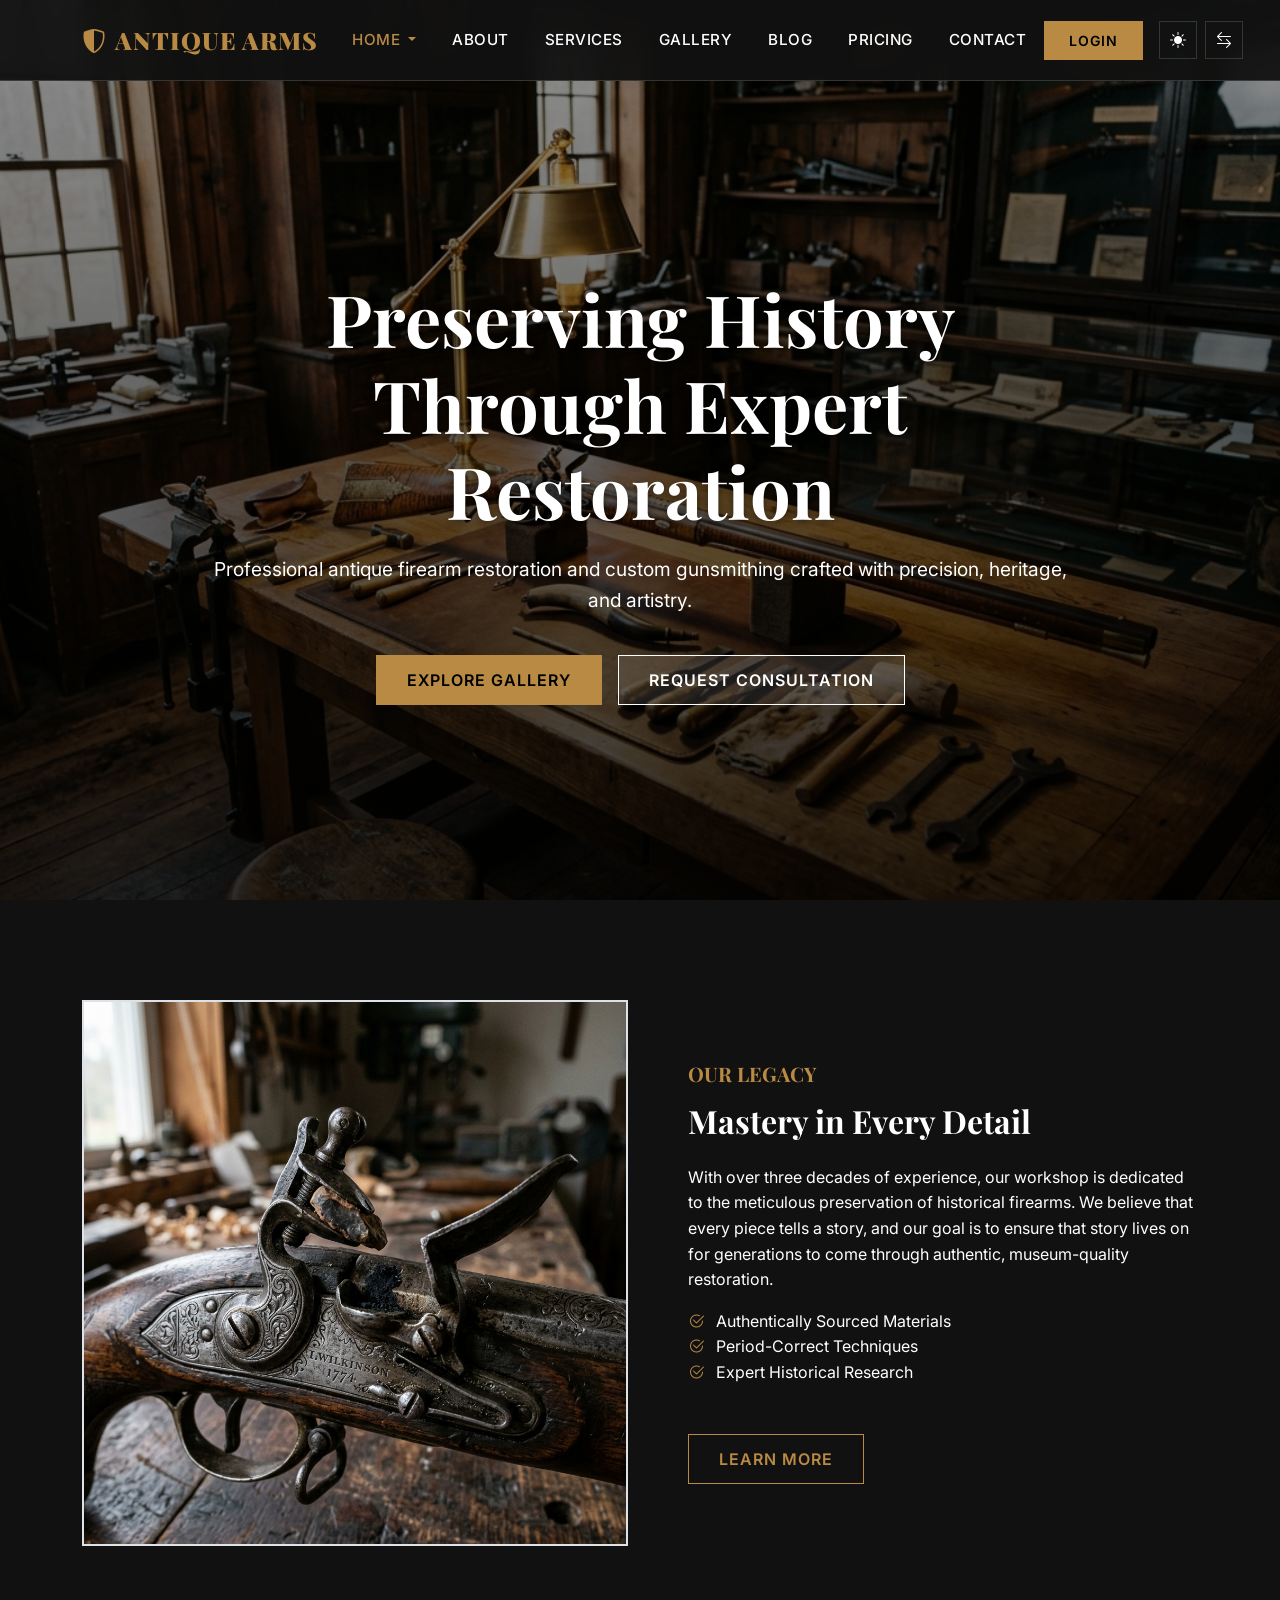
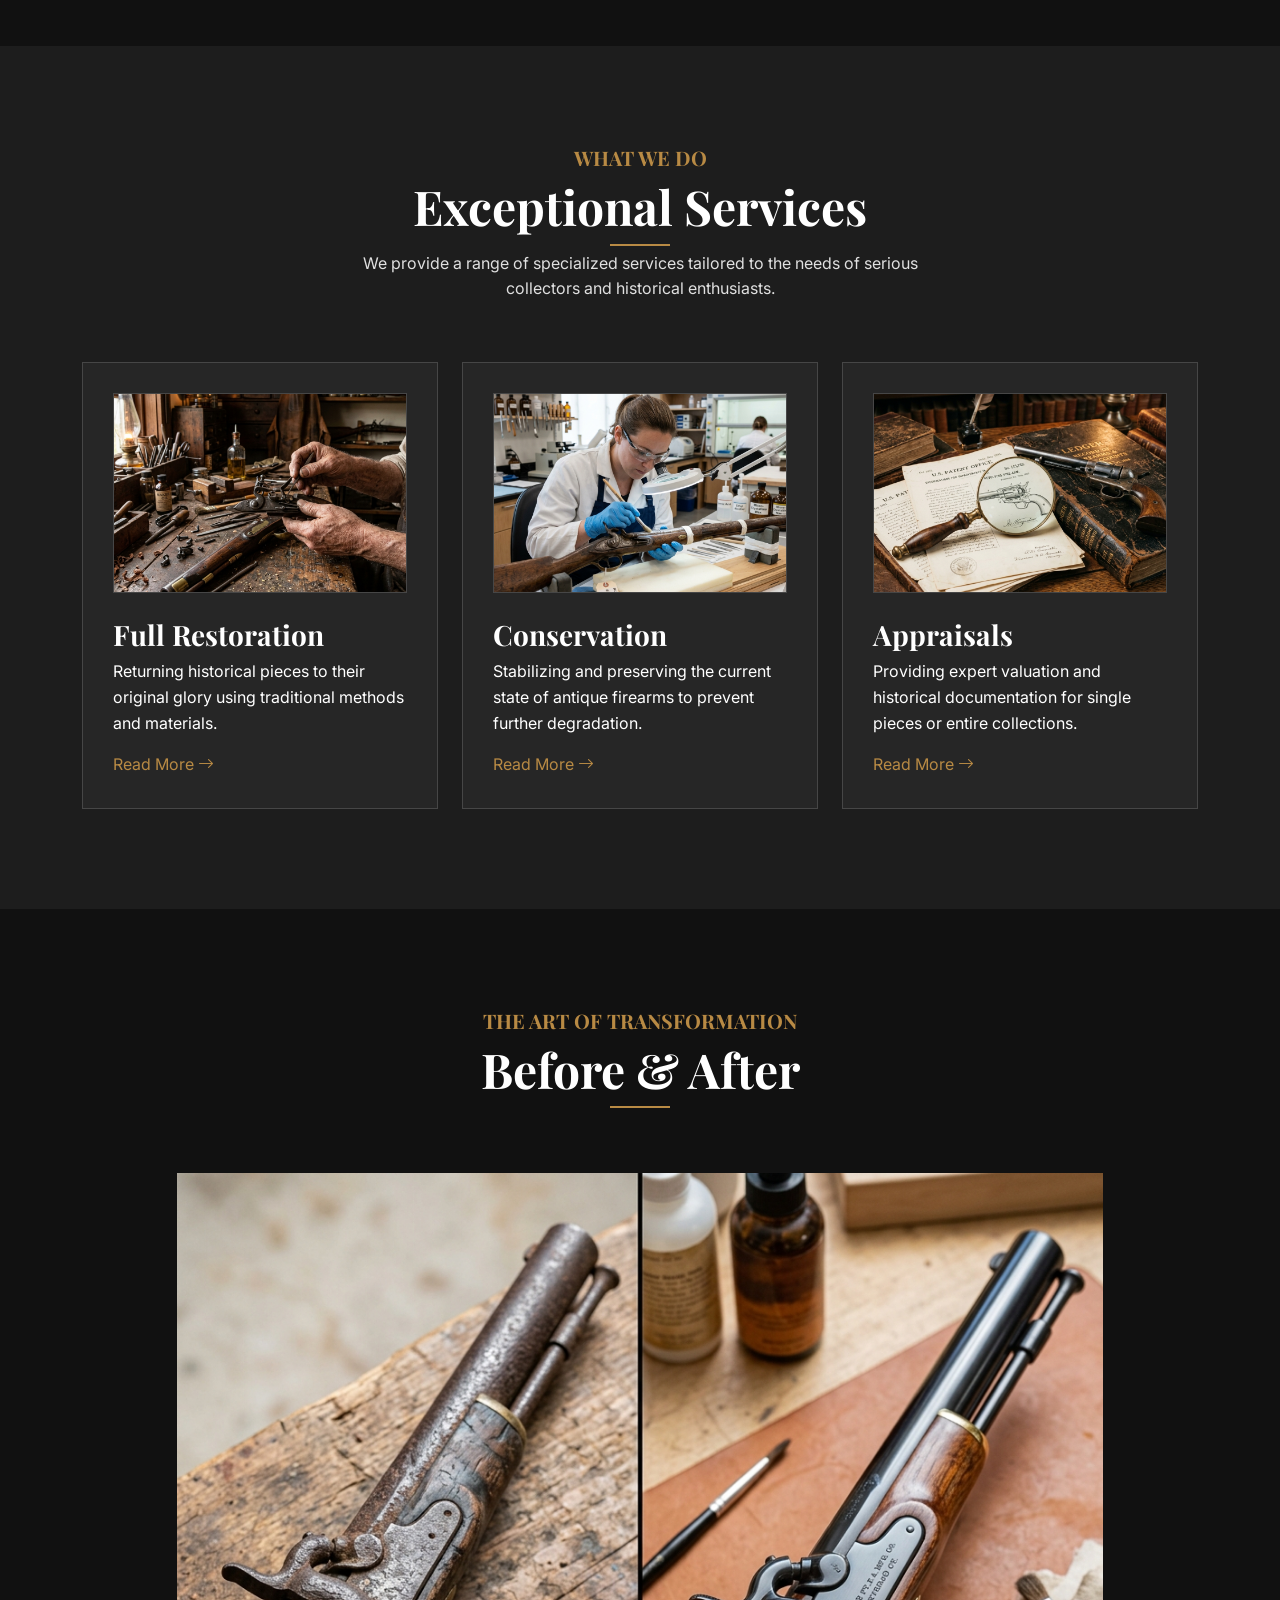
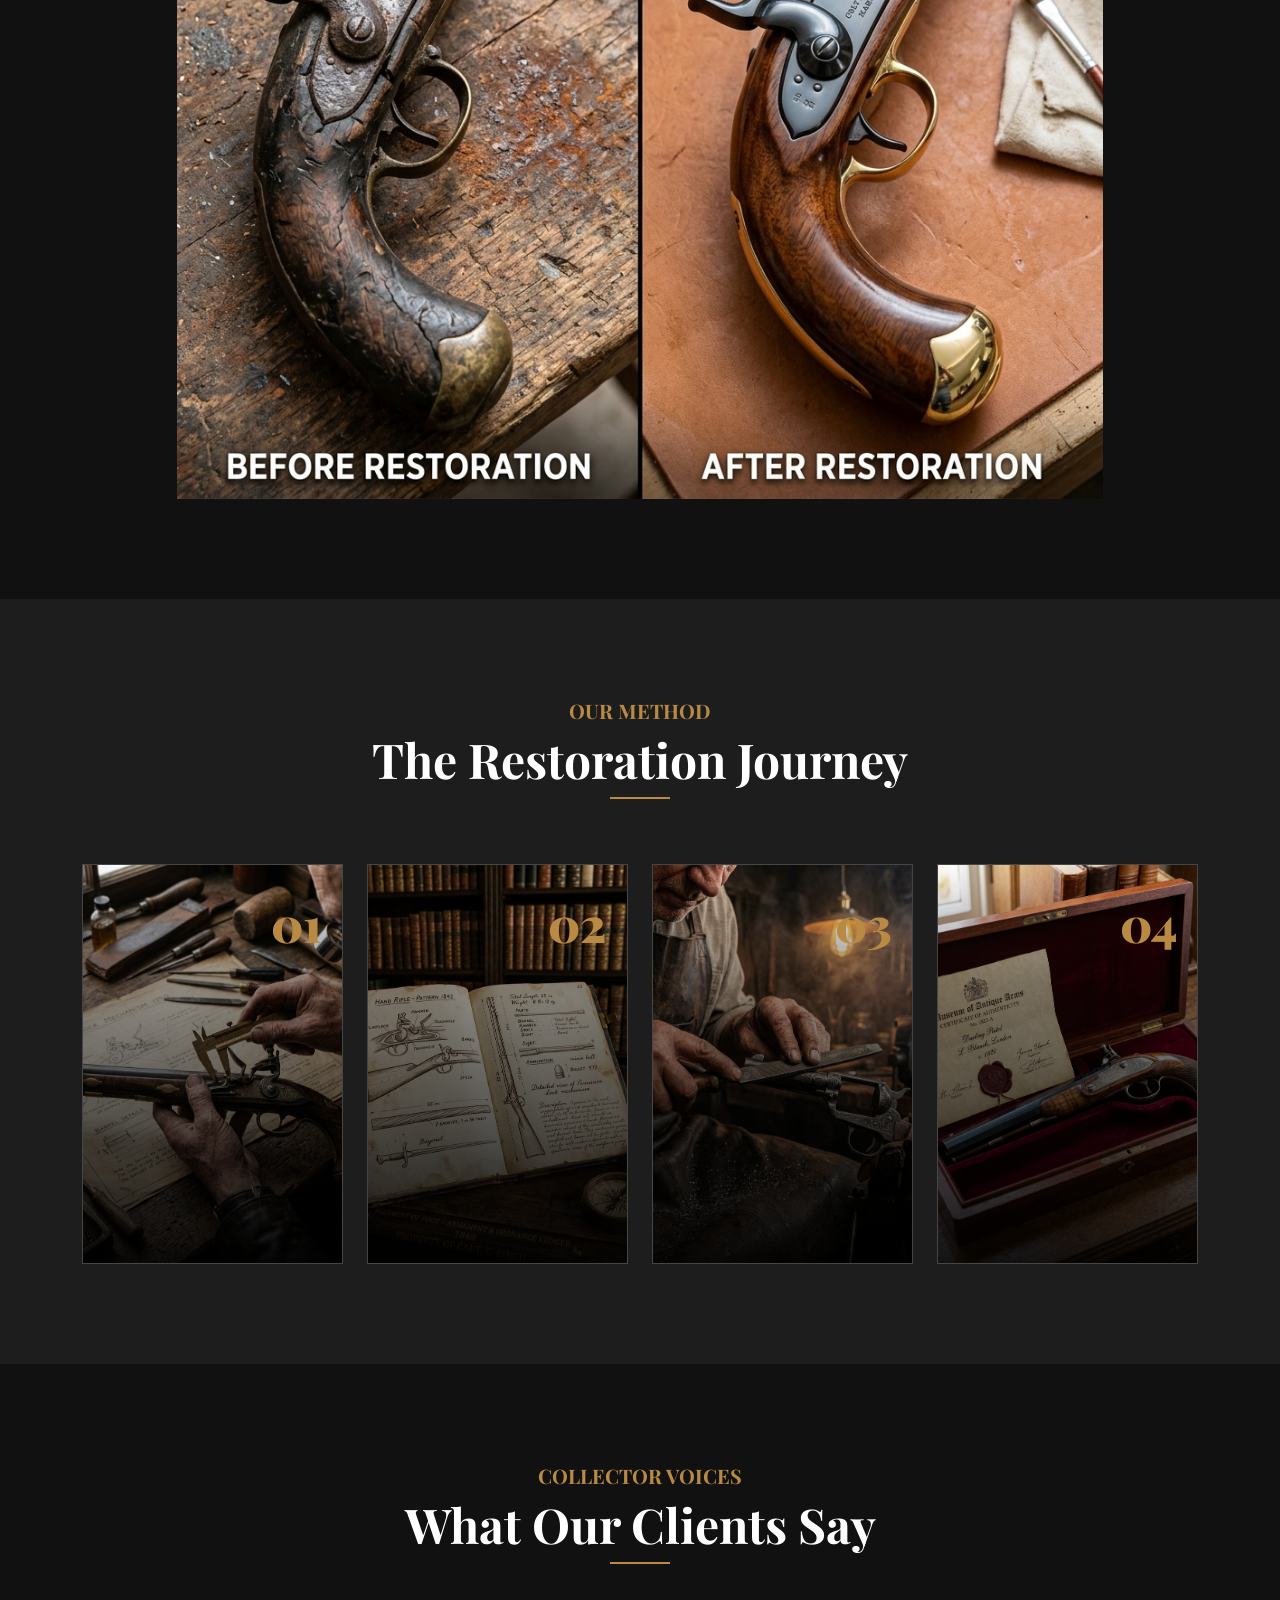
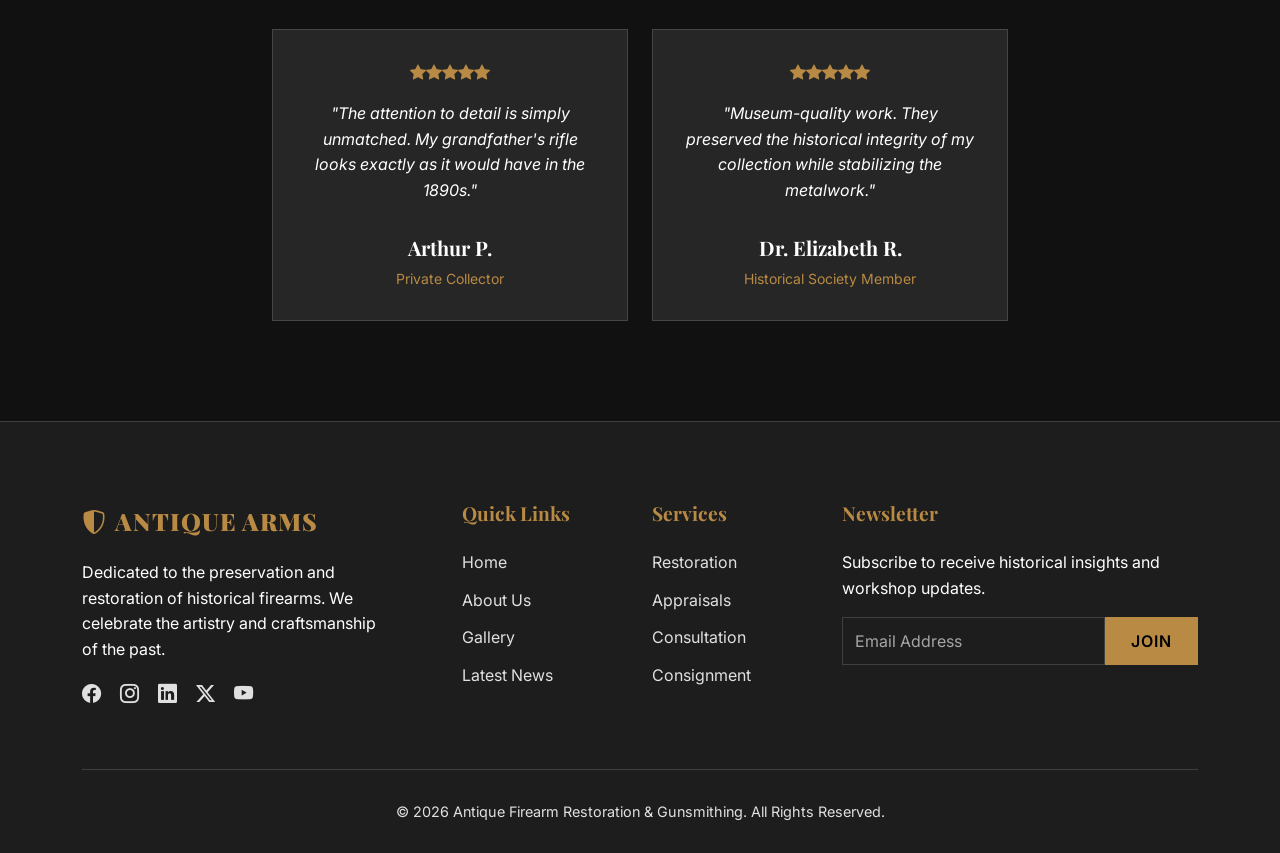
<file: index.html>
<!DOCTYPE html>
<html lang="en" dir="ltr" data-theme="dark">
<head>
    <meta charset="UTF-8">
    <meta name="viewport" content="width=device-width, initial-scale=1.0">
    <title>Antique Firearm Restoration & Gunsmithing | Preserving History</title>
    <link rel="icon" type="image/svg+xml" href="assets/images/favicon.svg">
    <meta name="description" content="Professional antique firearm restoration and custom gunsmithing crafted with precision, heritage, and artistry. Preserving historical craftsmanship.">
    
    <!-- SEO Meta Tags -->
    <meta property="og:title" content="Antique Firearm Restoration & Gunsmithing">
    <meta property="og:description" content="Expert restoration for historical and collectible firearms.">
    <meta property="og:type" content="website">
    
    <!-- Bootstrap 5 CDN -->
    <link href="https://cdn.jsdelivr.net/npm/bootstrap@5.3.0/dist/css/bootstrap.min.css" rel="stylesheet">
    <!-- Bootstrap Icons -->
    <link href="https://cdn.jsdelivr.net/npm/bootstrap-icons@1.11.0/font/bootstrap-icons.css" rel="stylesheet">
    <!-- Google Fonts -->
    <link href="https://fonts.googleapis.com/css2?family=Inter:wght@400;500;600;700&family=Playfair+Display:wght@700;900&display=swap" rel="stylesheet">
    
    <!-- Custom CSS -->
    <link rel="stylesheet" href="assets/css/style.css">
    <link rel="stylesheet" href="assets/css/rtl.css">
</head>
<body>

    <!-- Navbar -->
    <nav class="navbar navbar-expand-xl fixed-top">
        <div class="container">
            <a class="navbar-brand" href="index.html">
                <i class="bi bi-shield-shaded me-2"></i>ANTIQUE ARMS
            </a>
            <button class="navbar-toggler border-0" type="button" data-bs-toggle="collapse" data-bs-target="#navbarNav">
                <span class="bi bi-list fs-1"></span>
            </button>
            <div class="collapse navbar-collapse" id="navbarNav">
                <ul class="navbar-nav mx-auto text-center-mobile">
                    <li class="nav-item dropdown">
                        <a class="nav-link dropdown-toggle active" href="#" id="homeDropdown" role="button" data-bs-toggle="dropdown" aria-expanded="false">
                            Home
                        </a>
                        <ul class="dropdown-menu" aria-labelledby="homeDropdown">
                            <li><a class="dropdown-item active" href="index.html">Classic Home</a></li>
                            <li><a class="dropdown-item" href="home-2.html">Modern Home</a></li>
                        </ul>
                    </li>
                    <li class="nav-item"><a class="nav-link" href="about.html">About</a></li>
                    <li class="nav-item"><a class="nav-link" href="services.html">Services</a></li>
                    <li class="nav-item"><a class="nav-link" href="gallery.html">Gallery</a></li>
                    <li class="nav-item"><a class="nav-link" href="blog.html">Blog</a></li>
                    <li class="nav-item"><a class="nav-link" href="pricing.html">Pricing</a></li>
                    <li class="nav-item"><a class="nav-link" href="contact.html">Contact</a></li>
                </ul>
                <div class="d-flex align-items-center justify-content-center mt-3 mt-lg-0 gap-3 flex-column flex-lg-row">
                    <div class="d-flex gap-2 order-1 order-lg-2">
                        <button class="btn nav-btn" id="theme-toggle" title="Toggle Theme"><i class="bi bi-sun-fill"></i></button>
                        <button class="btn nav-btn" id="rtl-toggle" title="Toggle RTL"><i class="bi bi-arrow-left-right"></i></button>
                    </div>
                    <a href="login.html" class="btn btn-premium btn-sm px-4 py-2 order-2 order-lg-1">Login</a>
                </div>
            </div>
        </div>
    </nav>

    <!-- Hero Section -->
    <header class="hero-section" style="background-image: url('assets/images/hero_main_antique_workshop_1778094698376.png');">
        <div class="hero-overlay"></div>
        <div class="container hero-content">
            <h1 class="reveal">Preserving History Through Expert Restoration</h1>
            <p class="reveal">Professional antique firearm restoration and custom gunsmithing crafted with precision, heritage, and artistry.</p>
            <div class="d-flex flex-column flex-md-row justify-content-center gap-3 reveal">
                <a href="gallery.html" class="btn btn-premium">Explore Gallery</a>
                <a href="contact.html" class="btn btn-outline-premium">Request Consultation</a>
            </div>
        </div>
    </header>

    <!-- About Workshop Section -->
    <section class="bg-dark-premium">
        <div class="container">
            <div class="row align-items-center">
                <div class="col-lg-6 mb-4 mb-lg-0 reveal">
                    <img src="assets/images/flintlock_mechanism_detail_1778093996104.png" alt="Antique Workshop" class="img-fluid border border-gold" style="border-width: 2px !important;">
                </div>
                <div class="col-lg-6 ps-lg-5 text-center text-lg-start reveal">
                    <h5 class="text-gold mb-3">OUR LEGACY</h5>
                    <h2 class="mb-4">Mastery in Every Detail</h2>
                    <p class="text-muted-text">With over three decades of experience, our workshop is dedicated to the meticulous preservation of historical firearms. We believe that every piece tells a story, and our goal is to ensure that story lives on for generations to come through authentic, museum-quality restoration.</p>
                    <ul class="list-unstyled text-muted-text mb-4 d-inline-block text-start">
                        <li><i class="bi bi-check2-circle text-gold me-2"></i> Authentically Sourced Materials</li>
                        <li><i class="bi bi-check2-circle text-gold me-2"></i> Period-Correct Techniques</li>
                        <li><i class="bi bi-check2-circle text-gold me-2"></i> Expert Historical Research</li>
                    </ul>
                    <div class="mt-4">
                        <a href="about.html" class="btn btn-outline-premium">Learn More</a>
                    </div>
                </div>
            </div>
        </div>
    </section>

    <!-- Restoration Services Section -->
    <section class="bg-dark-secondary">
        <div class="container">
            <div class="section-title reveal">
                <h5 class="text-gold">WHAT WE DO</h5>
                <h2>Exceptional Services</h2>
                <p>We provide a range of specialized services tailored to the needs of serious collectors and historical enthusiasts.</p>
            </div>
            <div class="row g-4 justify-content-md-center justify-content-lg-start">
                <div class="col-lg-4 col-md-6 reveal">
                    <div class="premium-card">
                        <img src="assets/images/service_full_restoration.png" alt="Full Restoration" class="service-card-img">
                        <h3>Full Restoration</h3>
                        <p class="text-muted-text">Returning historical pieces to their original glory using traditional methods and materials.</p>
                        <a href="service-details.html" class="mt-auto text-gold">Read More <i class="bi bi-arrow-right"></i></a>
                    </div>
                </div>
                <div class="col-lg-4 col-md-6 reveal">
                    <div class="premium-card">
                        <img src="assets/images/service_conservation.png" alt="Conservation" class="service-card-img">
                        <h3>Conservation</h3>
                        <p class="text-muted-text">Stabilizing and preserving the current state of antique firearms to prevent further degradation.</p>
                        <a href="service-details.html" class="mt-auto text-gold">Read More <i class="bi bi-arrow-right"></i></a>
                    </div>
                </div>
                <div class="col-lg-4 col-md-6 reveal">
                    <div class="premium-card">
                        <img src="assets/images/service_appraisals.png" alt="Appraisals" class="service-card-img">
                        <h3>Appraisals</h3>
                        <p class="text-muted-text">Providing expert valuation and historical documentation for single pieces or entire collections.</p>
                        <a href="service-details.html" class="mt-auto text-gold">Read More <i class="bi bi-arrow-right"></i></a>
                    </div>
                </div>
            </div>
        </div>
    </section>

    <!-- Before & After Showcase -->
    <section class="bg-dark-premium">
        <div class="container">
            <div class="section-title reveal">
                <h5 class="text-gold">THE ART OF TRANSFORMATION</h5>
                <h2>Before & After</h2>
            </div>
            <div class="row justify-content-center">
                <div class="col-lg-10 reveal">
                    <div class="position-relative overflow-hidden">
                        <img src="assets/images/before_after_gun_restoration_1778085834498.png" alt="Restoration Showcase" class="img-fluid w-100">
                        
                    </div>
                </div>
            </div>
        </div>
    </section>

    <!-- Craftsmanship Process -->
    <section class="bg-dark-secondary">
        <div class="container">
            <div class="section-title reveal">
                <h5 class="text-gold">OUR METHOD</h5>
                <h2>The Restoration Journey</h2>
            </div>
            <div class="row g-4">
                <div class="col-lg-3 col-md-6 reveal">
                    <div class="method-card">
                        <img src="assets/images/method_assessment_antique_firearm_1778153336137.png" alt="Assessment" class="method-card-img">
                        <div class="method-card-number">01</div>
                        <div class="method-card-overlay text-center">
                            <div class="method-card-content">
                                <h4>Assessment</h4>
                                <p class="text-white">A thorough examination of history, condition, and restoration potential.</p>
                            </div>
                        </div>
                    </div>
                </div>
                <div class="col-lg-3 col-md-6 reveal">
                    <div class="method-card">
                        <img src="assets/images/method_research_historical_archives_1778153351927.png" alt="Research" class="method-card-img">
                        <div class="method-card-number">02</div>
                        <div class="method-card-overlay text-center">
                            <div class="method-card-content">
                                <h4>Research</h4>
                                <p class="text-white">Identifying period-correct materials and original specifications.</p>
                            </div>
                        </div>
                    </div>
                </div>
                <div class="col-lg-3 col-md-6 reveal">
                    <div class="method-card">
                        <img src="assets/images/method_execution_master_craftsmanship_1778153368797.png" alt="Execution" class="method-card-img">
                        <div class="method-card-number">03</div>
                        <div class="method-card-overlay text-center">
                            <div class="method-card-content">
                                <h4>Execution</h4>
                                <p class="text-white">Meticulous hand-craftsmanship using traditional tools and techniques.</p>
                            </div>
                        </div>
                    </div>
                </div>
                <div class="col-lg-3 col-md-6 reveal">
                    <div class="method-card">
                        <img src="assets/images/method_final_review_museum_quality_1778153383853.png" alt="Final Review" class="method-card-img">
                        <div class="method-card-number">04</div>
                        <div class="method-card-overlay text-center">
                            <div class="method-card-content">
                                <h4>Final Review</h4>
                                <p class="text-white">Quality assurance and historical authentication for the client.</p>
                            </div>
                        </div>
                    </div>
                </div>
            </div>
        </div>
    </section>

    <!-- Testimonials -->
    <section class="bg-dark-premium">
        <div class="container">
            <div class="section-title reveal">
                <h5 class="text-gold">COLLECTOR VOICES</h5>
                <h2>What Our Clients Say</h2>
            </div>
            <div class="row g-4 justify-content-center">
                <div class="col-md-4 reveal">
                    <div class="premium-card text-center">
                        <div class="mb-3 text-gold">
                            <i class="bi bi-star-fill"></i><i class="bi bi-star-fill"></i><i class="bi bi-star-fill"></i><i class="bi bi-star-fill"></i><i class="bi bi-star-fill"></i>
                        </div>
                        <p class="fst-italic text-muted-text">"The attention to detail is simply unmatched. My grandfather's rifle looks exactly as it would have in the 1890s."</p>
                        <h5 class="mt-3">Arthur P.</h5>
                        <small class="text-gold">Private Collector</small>
                    </div>
                </div>
                <div class="col-md-4 reveal">
                    <div class="premium-card text-center">
                        <div class="mb-3 text-gold">
                            <i class="bi bi-star-fill"></i><i class="bi bi-star-fill"></i><i class="bi bi-star-fill"></i><i class="bi bi-star-fill"></i><i class="bi bi-star-fill"></i>
                        </div>
                        <p class="fst-italic text-muted-text">"Museum-quality work. They preserved the historical integrity of my collection while stabilizing the metalwork."</p>
                        <h5 class="mt-3">Dr. Elizabeth R.</h5>
                        <small class="text-gold">Historical Society Member</small>
                    </div>
                </div>
            </div>
        </div>
    </section>

    <!-- Footer -->
    <footer>
        <div class="container">
            <div class="row g-4 text-center-mobile">
                <div class="col-lg-4">
                    <a href="index.html" class="footer-logo">
                        <i class="bi bi-shield-shaded me-2"></i>ANTIQUE ARMS
                    </a>
                    <p class="text-muted-text pe-lg-5">Dedicated to the preservation and restoration of historical firearms. We celebrate the artistry and craftsmanship of the past.</p>
                    <div class="social-icons">
                        <a href="#"><i class="bi bi-facebook"></i></a>
                        <a href="#"><i class="bi bi-instagram"></i></a>
                        <a href="#"><i class="bi bi-linkedin"></i></a>
                        <a href="#"><i class="bi bi-twitter-x"></i></a>
                        <a href="#"><i class="bi bi-youtube"></i></a>
                    </div>
                </div>
                <div class="col-lg-2">
                    <h4 class="footer-heading">Quick Links</h4>
                    <ul class="footer-links">
                        <li><a href="index.html">Home</a></li>
                        <li><a href="about.html">About Us</a></li>
                        <li><a href="gallery.html">Gallery</a></li>
                        <li><a href="blog.html">Latest News</a></li>
                    </ul>
                </div>
                <div class="col-lg-2">
                    <h4 class="footer-heading">Services</h4>
                    <ul class="footer-links">
                        <li><a href="services.html">Restoration</a></li>
                        <li><a href="services.html">Appraisals</a></li>
                        <li><a href="services.html">Consultation</a></li>
                        <li><a href="services.html">Consignment</a></li>
                    </ul>
                </div>
                <div class="col-lg-4">
                    <h4 class="footer-heading">Newsletter</h4>
                    <p class="text-muted-text">Subscribe to receive historical insights and workshop updates.</p>
                    <form class="newsletter-form d-flex gap-2">
                        <input type="email" class="form-control" placeholder="Email Address">
                        <button class="btn btn-premium" type="submit">Join</button>
                    </form>
                </div>
            </div>
            <div class="footer-bottom">
                <p>&copy; 2026 Antique Firearm Restoration & Gunsmithing. All Rights Reserved.</p>
            </div>
        </div>
    </footer>

    <!-- Bootstrap JS -->
    <button id="backToTop" class="back-to-top" title="Back to Top">
        <i class="bi bi-arrow-up"></i>
    </button>

    <script src="https://cdn.jsdelivr.net/npm/bootstrap@5.3.0/dist/js/bootstrap.bundle.min.js"></script>
    <!-- Custom JS -->
    <script src="assets/js/main.js"></script>
</body>
</html>
</file>
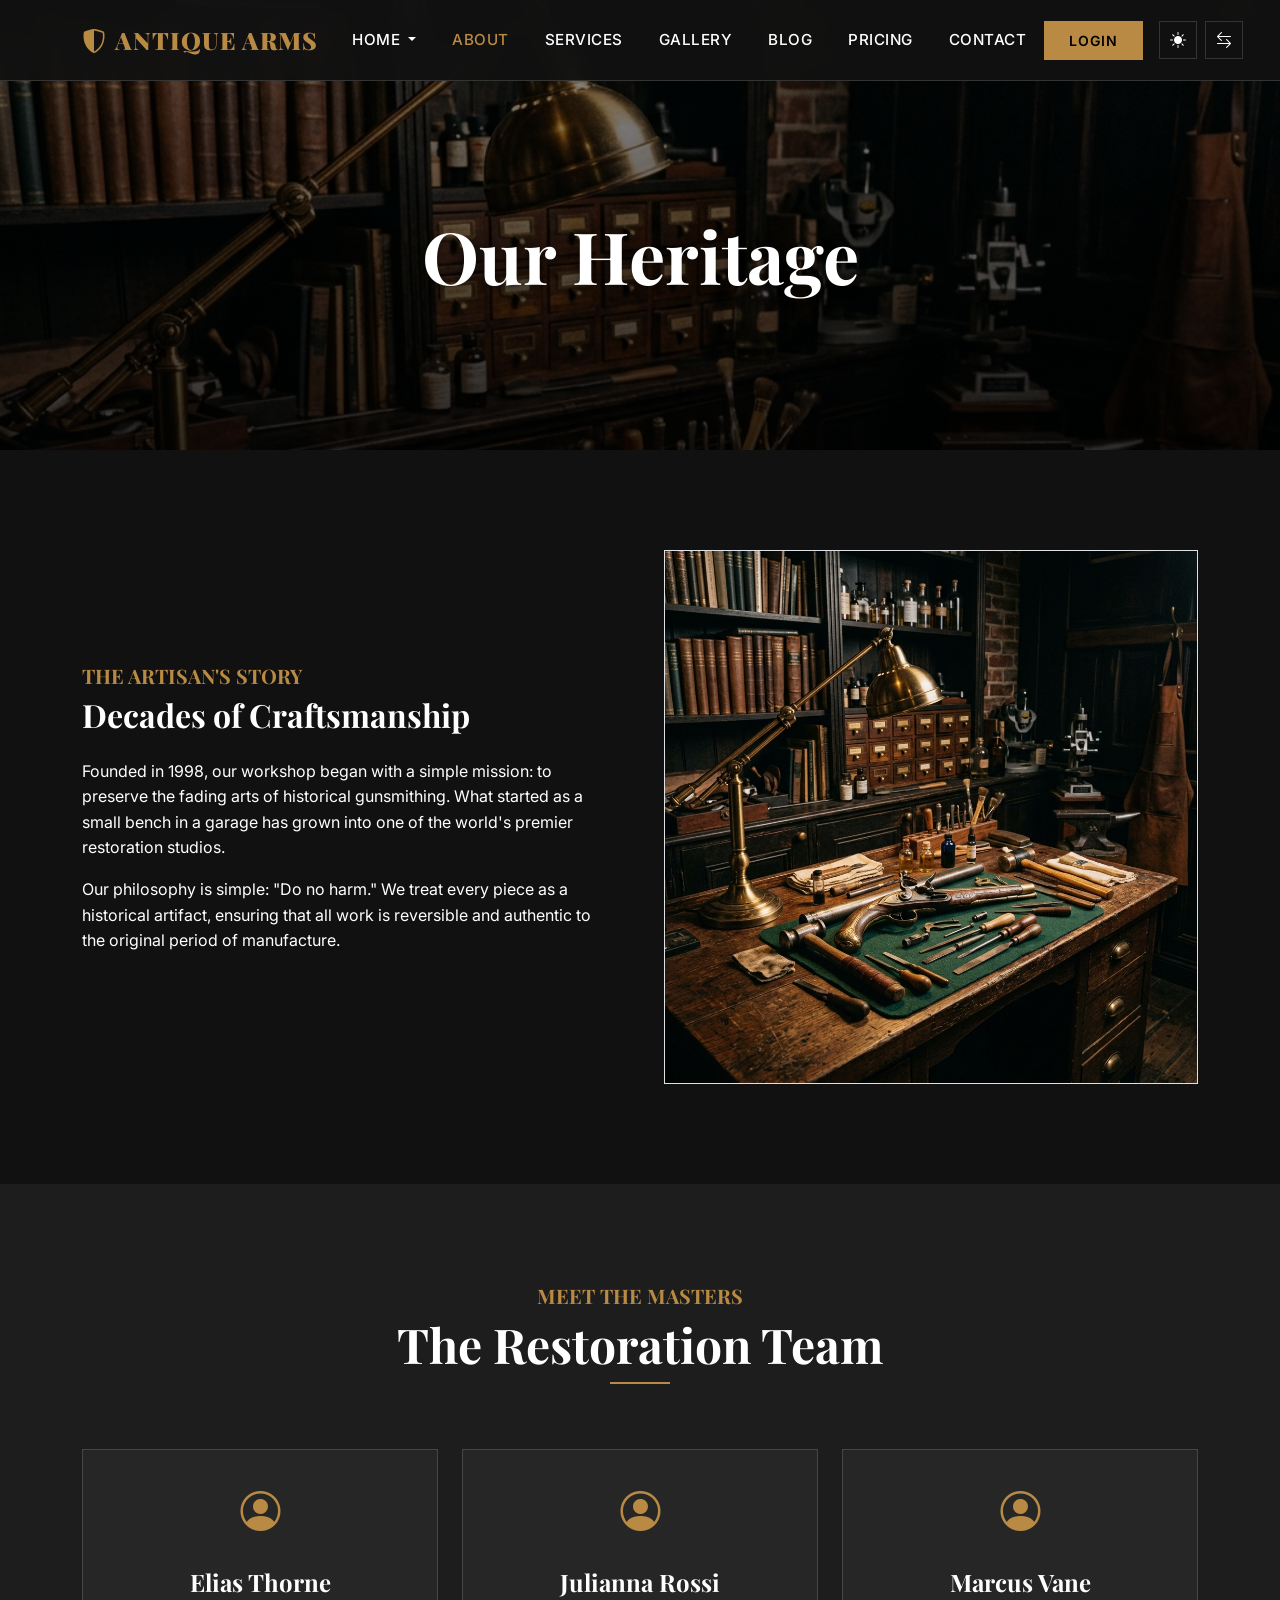
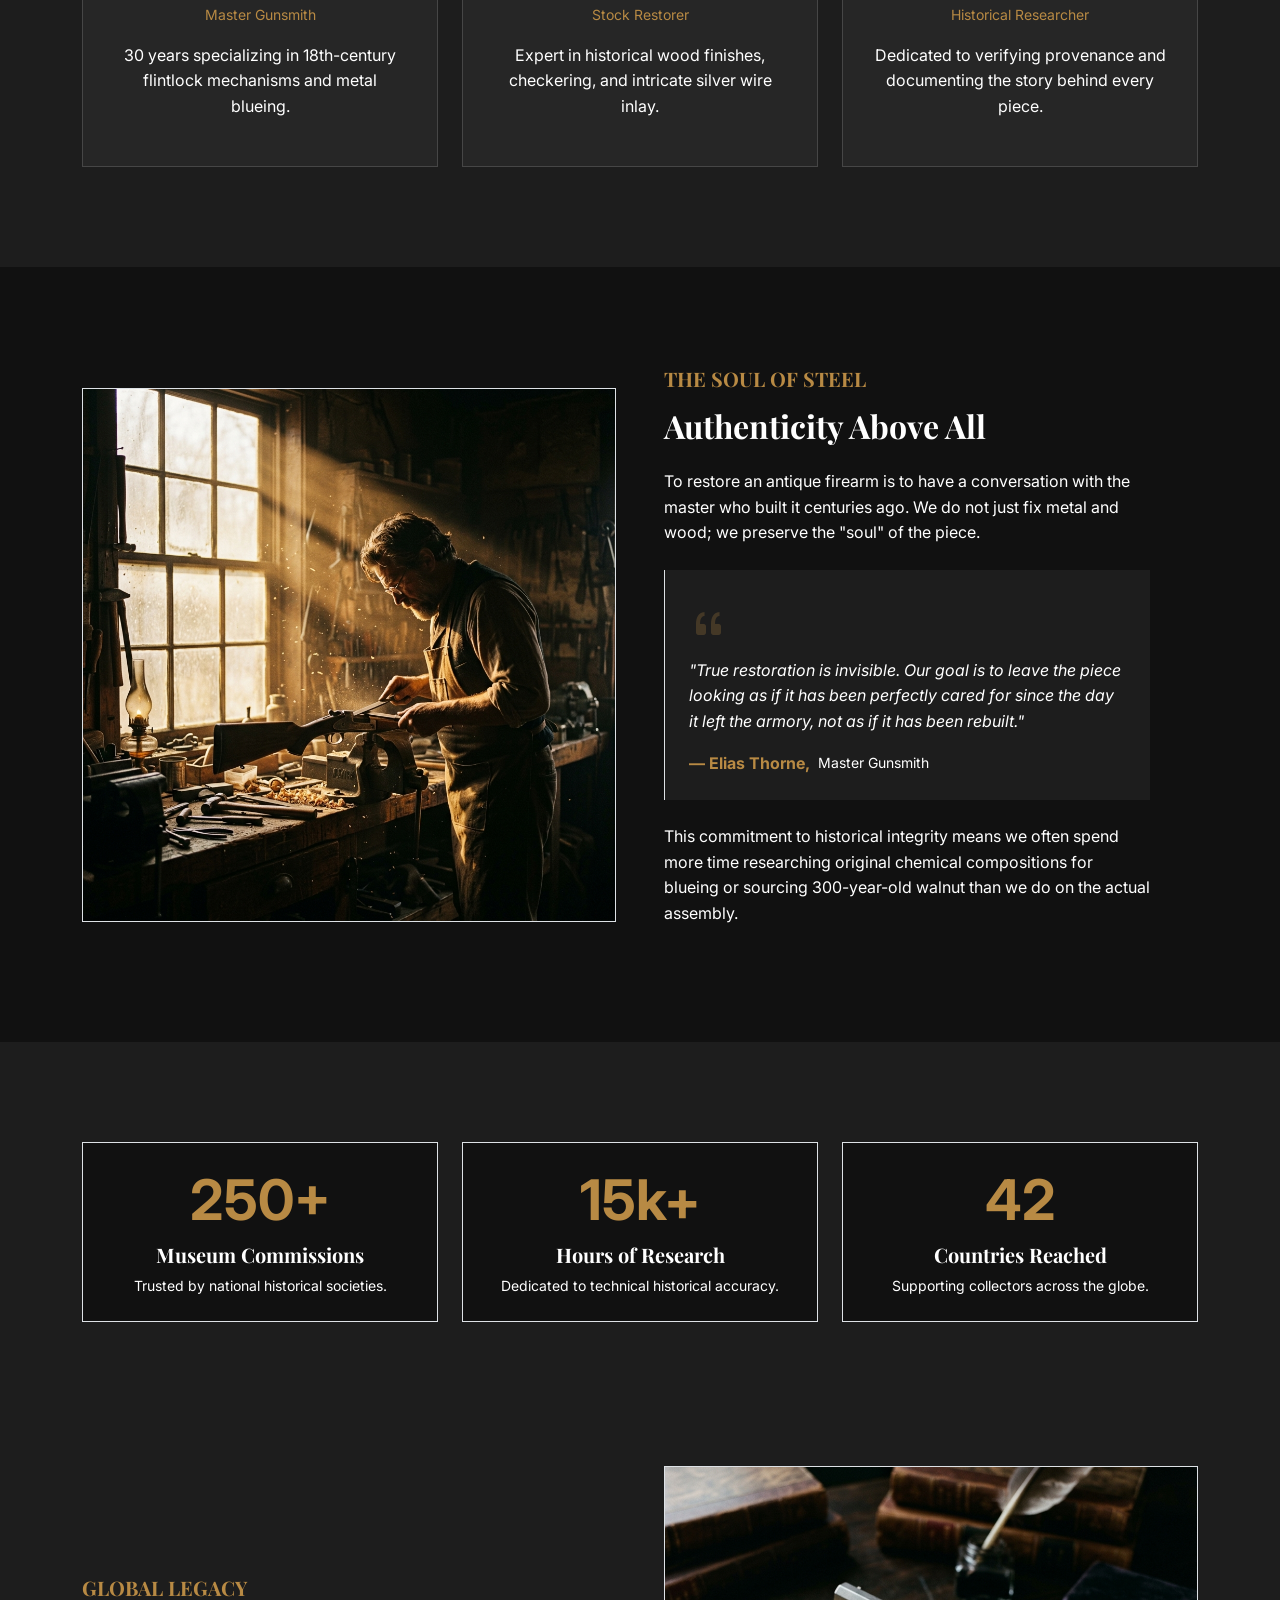
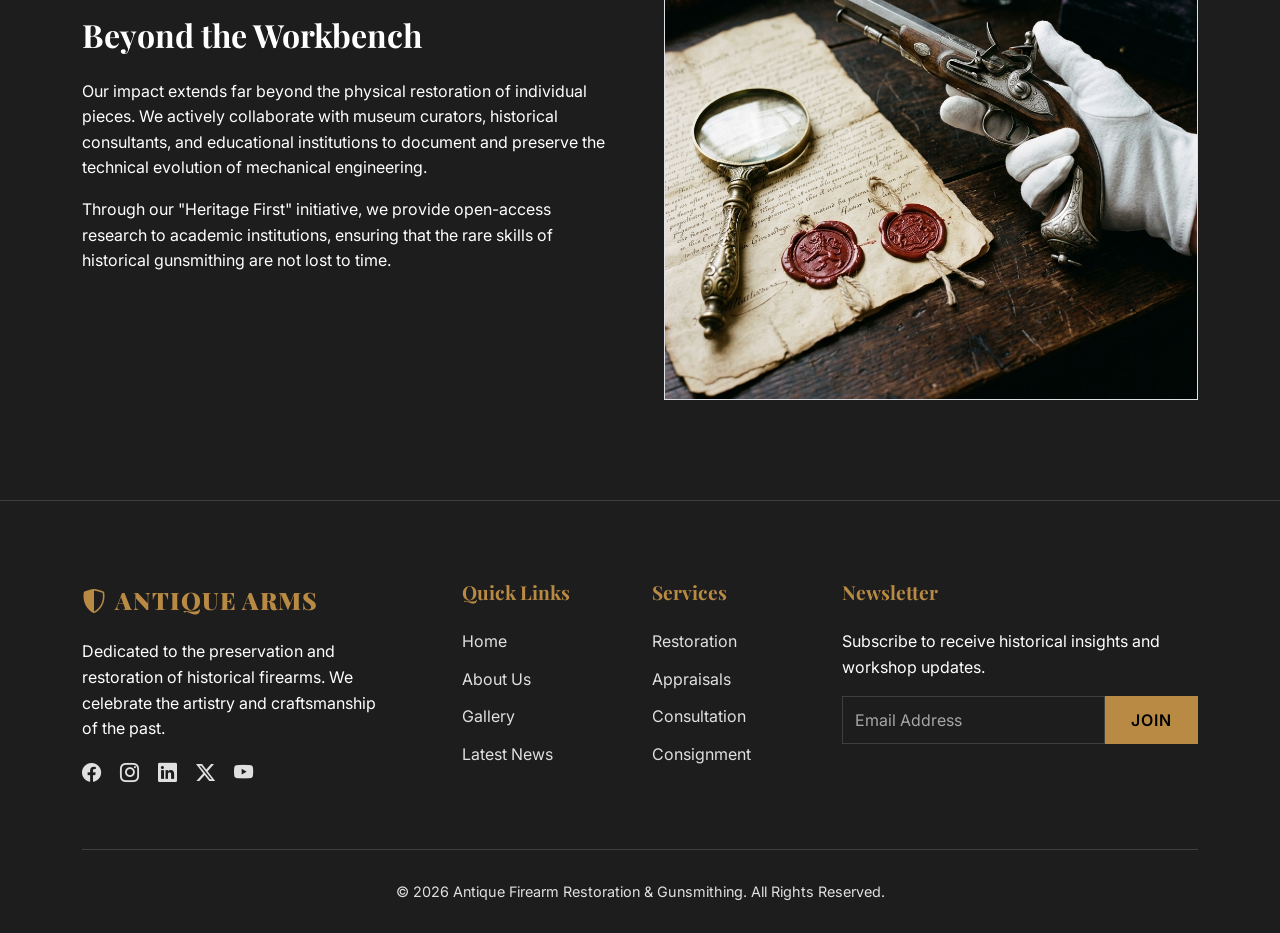
<file: about.html>
<!DOCTYPE html>
<html lang="en" dir="ltr" data-theme="dark">
<head>
    <meta charset="UTF-8">
    <meta name="viewport" content="width=device-width, initial-scale=1.0">
    <title>About Our Workshop | Antique Firearm Restoration</title>
    <link rel="icon" type="image/svg+xml" href="assets/images/favicon.svg">
    <link href="https://cdn.jsdelivr.net/npm/bootstrap@5.3.0/dist/css/bootstrap.min.css" rel="stylesheet">
    <link href="https://cdn.jsdelivr.net/npm/bootstrap-icons@1.11.0/font/bootstrap-icons.css" rel="stylesheet">
    <link href="https://fonts.googleapis.com/css2?family=Inter:wght@400;500;600;700&family=Playfair+Display:wght@700;900&display=swap" rel="stylesheet">
    <link rel="stylesheet" href="assets/css/style.css">
    <link rel="stylesheet" href="assets/css/rtl.css">
</head>
<body>

    <nav class="navbar navbar-expand-xl fixed-top">
        <div class="container">
            <a class="navbar-brand" href="index.html">
                <i class="bi bi-shield-shaded me-2"></i>ANTIQUE ARMS
            </a>
            <button class="navbar-toggler border-0" type="button" data-bs-toggle="collapse" data-bs-target="#navbarNav">
                <span class="bi bi-list text-white fs-1"></span>
            </button>
            <div class="collapse navbar-collapse" id="navbarNav">
                <ul class="navbar-nav mx-auto text-center-mobile">
                    <li class="nav-item dropdown">
                        <a class="nav-link dropdown-toggle" href="#" id="homeDropdown" role="button" data-bs-toggle="dropdown" aria-expanded="false">
                            Home
                        </a>
                        <ul class="dropdown-menu" aria-labelledby="homeDropdown">
                            <li><a class="dropdown-item" href="index.html">Classic Home</a></li>
                            <li><a class="dropdown-item" href="home-2.html">Modern Home</a></li>
                        </ul>
                    </li>
                    <li class="nav-item"><a class="nav-link active" href="about.html">About</a></li>
                    <li class="nav-item"><a class="nav-link" href="services.html">Services</a></li>
                    <li class="nav-item"><a class="nav-link" href="gallery.html">Gallery</a></li>
                    <li class="nav-item"><a class="nav-link" href="blog.html">Blog</a></li>
                    <li class="nav-item"><a class="nav-link" href="pricing.html">Pricing</a></li>
                    <li class="nav-item"><a class="nav-link" href="contact.html">Contact</a></li>
                </ul>
                <div class="d-flex align-items-center justify-content-center mt-3 mt-lg-0 gap-3 flex-column flex-lg-row">
                    <div class="d-flex gap-2 order-1 order-lg-2">
                        <button class="btn nav-btn" id="theme-toggle" title="Toggle Theme"><i class="bi bi-sun-fill"></i></button>
                        <button class="btn nav-btn" id="rtl-toggle" title="Toggle RTL"><i class="bi bi-arrow-left-right"></i></button>
                    </div>
                    <a href="login.html" class="btn btn-premium btn-sm px-4 py-2 order-2 order-lg-1">Login</a>
                </div>
            </div>
        </div>
    </nav>

    <header class="hero-section" style="height: 50vh; background-image: url('assets/images/hero_workshop_antique_1778084941506.png');">
        <div class="hero-overlay"></div>
        <div class="container hero-content">
            <h1 class="reveal">Our Heritage</h1>
        </div>
    </header>

    <section class="bg-dark-premium">
        <div class="container">
            <div class="row g-5 align-items-center">
                <div class="col-lg-6 text-center text-lg-start reveal">
                    <h5 class="text-gold">THE ARTISAN'S STORY</h5>
                    <h2 class="mb-4">Decades of Craftsmanship</h2>
                    <p class="text-muted-text">Founded in 1998, our workshop began with a simple mission: to preserve the fading arts of historical gunsmithing. What started as a small bench in a garage has grown into one of the world's premier restoration studios.</p>
                    <p class="text-muted-text">Our philosophy is simple: "Do no harm." We treat every piece as a historical artifact, ensuring that all work is reversible and authentic to the original period of manufacture.</p>
                </div>
                <div class="col-lg-6 reveal">
                    <img src="assets/images/hero_workshop_antique_1778084941506.png" alt="Workshop History" class="img-fluid border border-gold">
                </div>
            </div>
        </div>
    </section>

    <section class="bg-dark-secondary">
        <div class="container">
            <div class="section-title reveal">
                <h5 class="text-gold">MEET THE MASTERS</h5>
                <h2>The Restoration Team</h2>
            </div>
            <div class="row g-4">
                <div class="col-md-4 reveal">
                    <div class="premium-card text-center">
                        <div class="mb-4">
                            <i class="bi bi-person-circle fs-1 text-gold"></i>
                        </div>
                        <h4>Elias Thorne</h4>
                        <p class="text-gold small">Master Gunsmith</p>
                        <p class="text-muted-text">30 years specializing in 18th-century flintlock mechanisms and metal blueing.</p>
                    </div>
                </div>
                <div class="col-md-4 reveal">
                    <div class="premium-card text-center">
                        <div class="mb-4">
                            <i class="bi bi-person-circle fs-1 text-gold"></i>
                        </div>
                        <h4>Julianna Rossi</h4>
                        <p class="text-gold small">Stock Restorer</p>
                        <p class="text-muted-text">Expert in historical wood finishes, checkering, and intricate silver wire inlay.</p>
                    </div>
                </div>
                <div class="col-md-4 reveal">
                    <div class="premium-card text-center">
                        <div class="mb-4">
                            <i class="bi bi-person-circle fs-1 text-gold"></i>
                        </div>
                        <h4>Marcus Vane</h4>
                        <p class="text-gold small">Historical Researcher</p>
                        <p class="text-muted-text">Dedicated to verifying provenance and documenting the story behind every piece.</p>
                    </div>
                </div>
            </div>
        </div>
    </section>
    <section class="bg-dark-premium">
        <div class="container">
            <div class="row align-items-center g-5">
                <div class="col-lg-6 order-2 order-lg-1 reveal">
                    <img src="assets/images/artisan_philosophy_silhouette_1778096892558.png" alt="Philosophical Workshop" class="img-fluid border border-gold">
                </div>
                <div class="col-lg-6 order-1 order-lg-2 text-center text-lg-start reveal">
                    <h5 class="text-gold mb-3">THE SOUL OF STEEL</h5>
                    <h2 class="mb-4">Authenticity Above All</h2>
                    <div class="pe-lg-5">
                        <p class="text-muted-text">To restore an antique firearm is to have a conversation with the master who built it centuries ago. We do not just fix metal and wood; we preserve the "soul" of the piece.</p>
                        <div class="quote-card p-4 border-start border-gold bg-dark-secondary my-4 text-start">
                            <i class="bi bi-quote text-gold fs-1 opacity-25"></i>
                            <p class="fst-italic mb-3">"True restoration is invisible. Our goal is to leave the piece looking as if it has been perfectly cared for since the day it left the armory, not as if it has been rebuilt."</p>
                            <div class="d-flex align-items-center gap-2">
                                <span class="text-gold fw-bold">— Elias Thorne,</span>
                                <span class="text-muted-text small">Master Gunsmith</span>
                            </div>
                        </div>
                        <p class="text-muted-text">This commitment to historical integrity means we often spend more time researching original chemical compositions for blueing or sourcing 300-year-old walnut than we do on the actual assembly.</p>
                    </div>
                </div>
            </div>
        </div>
    </section>

    <section class="bg-dark-secondary">
        <div class="container">
            <div class="row text-center g-4 reveal">
                <div class="col-md-4">
                    <div class="p-4 border border-gold bg-dark-premium">
                        <div class="display-4 text-gold fw-bold mb-2">250+</div>
                        <h5>Museum Commissions</h5>
                        <p class="text-muted-text small mb-0">Trusted by national historical societies.</p>
                    </div>
                </div>
                <div class="col-md-4">
                    <div class="p-4 border border-gold bg-dark-premium">
                        <div class="display-4 text-gold fw-bold mb-2">15k+</div>
                        <h5>Hours of Research</h5>
                        <p class="text-muted-text small mb-0">Dedicated to technical historical accuracy.</p>
                    </div>
                </div>
                <div class="col-md-4">
                    <div class="p-4 border border-gold bg-dark-premium">
                        <div class="display-4 text-gold fw-bold mb-2">42</div>
                        <h5>Countries Reached</h5>
                        <p class="text-muted-text small mb-0">Supporting collectors across the globe.</p>
                    </div>
                </div>
            </div>
            
            <div class="row mt-5 pt-5 align-items-center g-5 reveal">
                <div class="col-lg-6 text-center text-lg-start">
                    <h5 class="text-gold mb-3">GLOBAL LEGACY</h5>
                    <h2 class="mb-4">Beyond the Workbench</h2>
                    <p class="text-muted-text">Our impact extends far beyond the physical restoration of individual pieces. We actively collaborate with museum curators, historical consultants, and educational institutions to document and preserve the technical evolution of mechanical engineering.</p>
                    <p class="text-muted-text">Through our "Heritage First" initiative, we provide open-access research to academic institutions, ensuring that the rare skills of historical gunsmithing are not lost to time.</p>
                </div>
                <div class="col-lg-6">
                    <img src="assets/images/museum_heritage_partnership_1778096912232.png" alt="Museum Partnership" class="img-fluid border border-gold">
                </div>
            </div>
        </div>
    </section>

    <!-- Footer -->
    <footer>
        <div class="container">
            <div class="row g-4 text-center-mobile">
                <div class="col-lg-4">
                    <a href="index.html" class="footer-logo">
                        <i class="bi bi-shield-shaded me-2"></i>ANTIQUE ARMS
                    </a>
                    <p class="text-muted-text pe-lg-5">Dedicated to the preservation and restoration of historical firearms. We celebrate the artistry and craftsmanship of the past.</p>
                    <div class="social-icons">
                        <a href="#"><i class="bi bi-facebook"></i></a>
                        <a href="#"><i class="bi bi-instagram"></i></a>
                        <a href="#"><i class="bi bi-linkedin"></i></a>
                        <a href="#"><i class="bi bi-twitter-x"></i></a>
                        <a href="#"><i class="bi bi-youtube"></i></a>
                    </div>
                </div>
                <div class="col-lg-2">
                    <h4 class="footer-heading">Quick Links</h4>
                    <ul class="footer-links">
                        <li><a href="index.html">Home</a></li>
                        <li><a href="about.html">About Us</a></li>
                        <li><a href="gallery.html">Gallery</a></li>
                        <li><a href="blog.html">Latest News</a></li>
                    </ul>
                </div>
                <div class="col-lg-2">
                    <h4 class="footer-heading">Services</h4>
                    <ul class="footer-links">
                        <li><a href="services.html">Restoration</a></li>
                        <li><a href="services.html">Appraisals</a></li>
                        <li><a href="services.html">Consultation</a></li>
                        <li><a href="services.html">Consignment</a></li>
                    </ul>
                </div>
                <div class="col-lg-4">
                    <h4 class="footer-heading">Newsletter</h4>
                    <p class="text-muted-text">Subscribe to receive historical insights and workshop updates.</p>
                    <form class="newsletter-form d-flex gap-2">
                        <input type="email" class="form-control" placeholder="Email Address">
                        <button class="btn btn-premium" type="submit">Join</button>
                    </form>
                </div>
            </div>
            <div class="footer-bottom">
                <p>&copy; 2026 Antique Firearm Restoration & Gunsmithing. All Rights Reserved.</p>
            </div>
        </div>
    </footer>

    <button id="backToTop" class="back-to-top" title="Back to Top">
        <i class="bi bi-arrow-up"></i>
    </button>

    <script src="https://cdn.jsdelivr.net/npm/bootstrap@5.3.0/dist/js/bootstrap.bundle.min.js"></script>
    <script src="assets/js/main.js"></script>
</body>
</html>
</file>
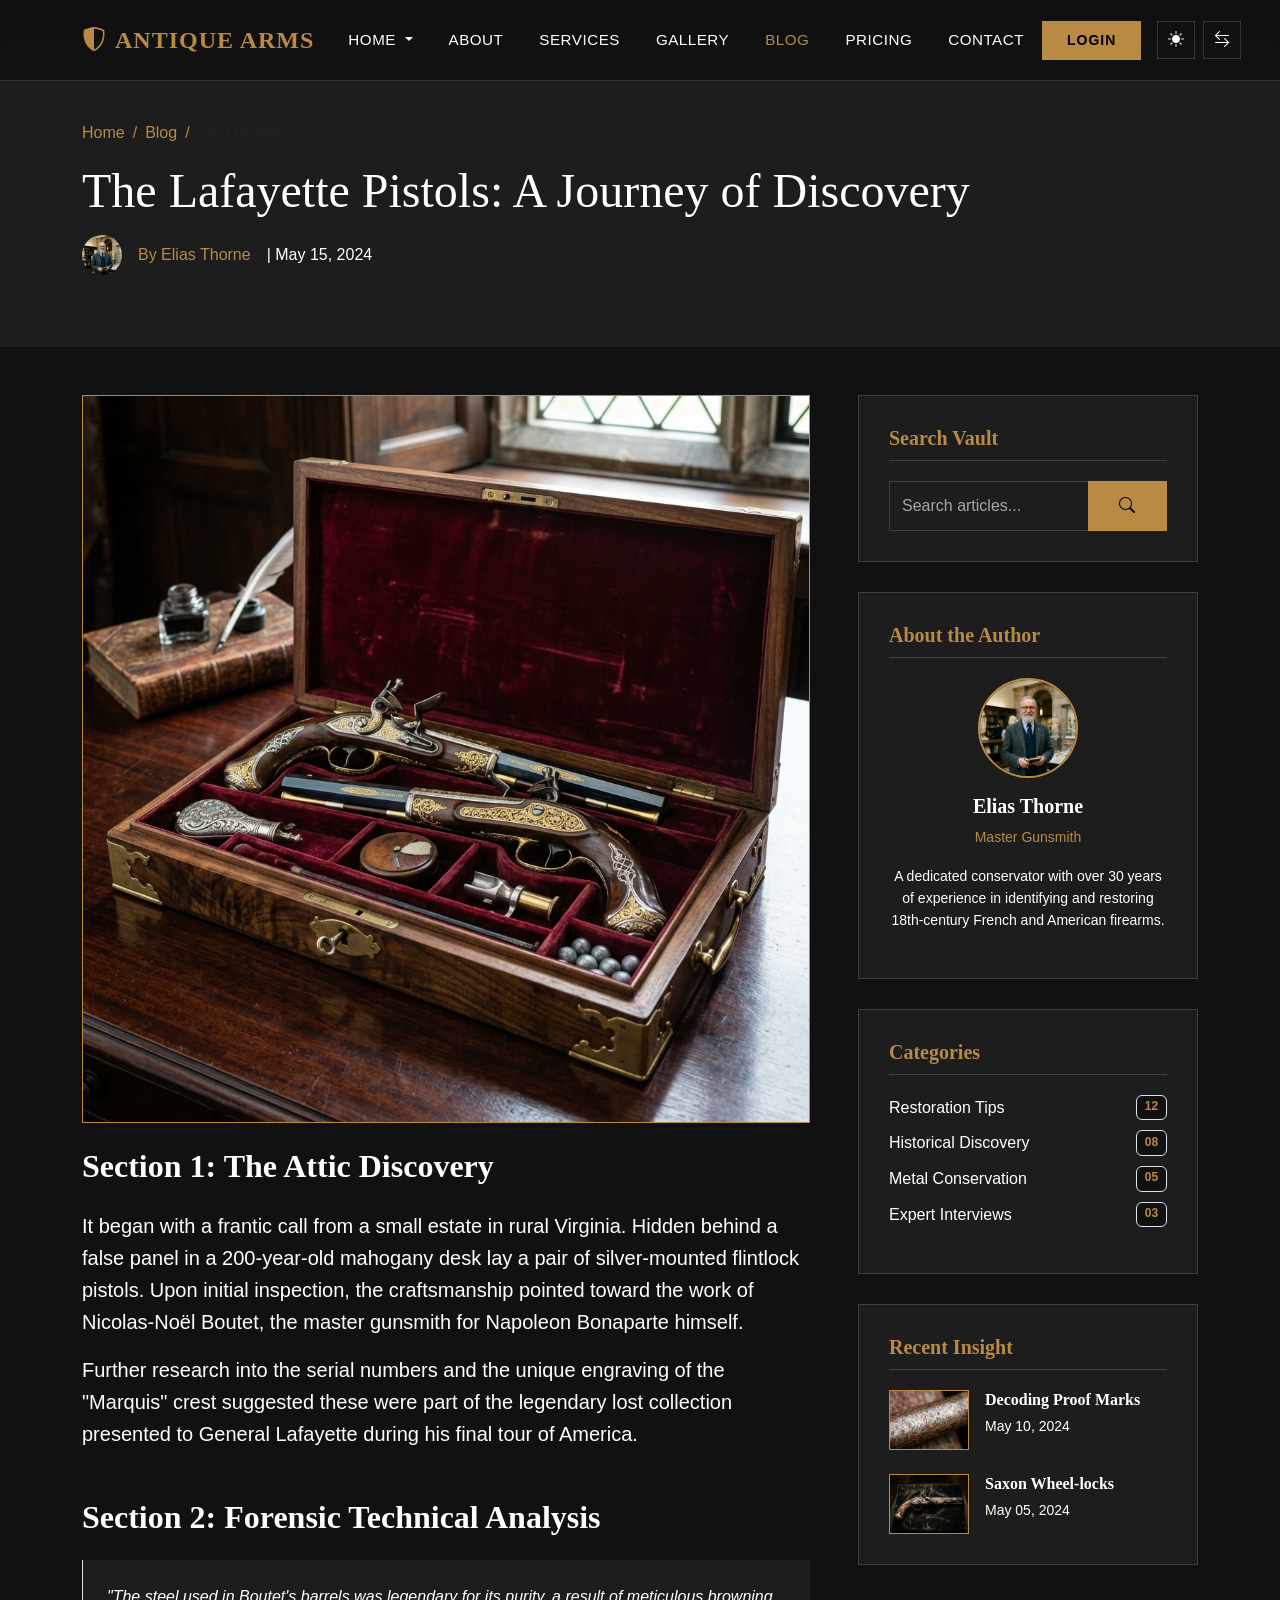
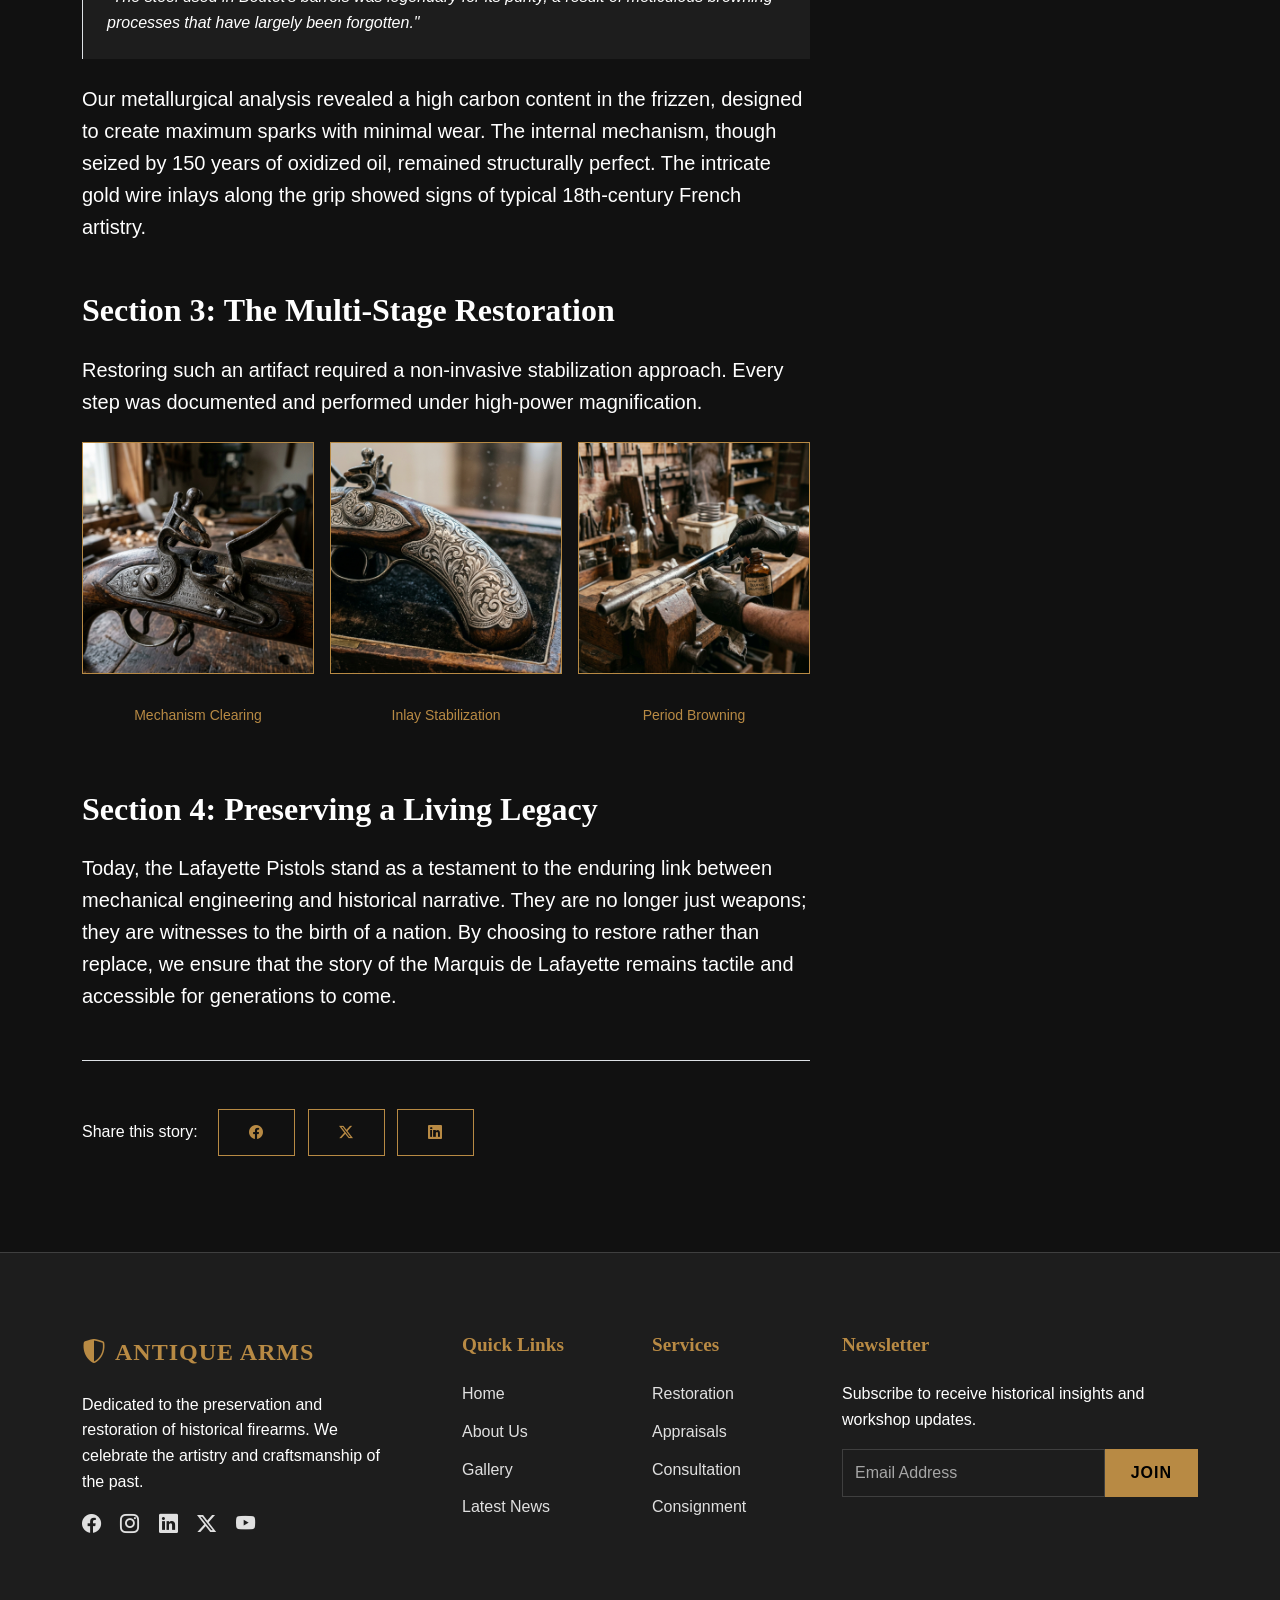
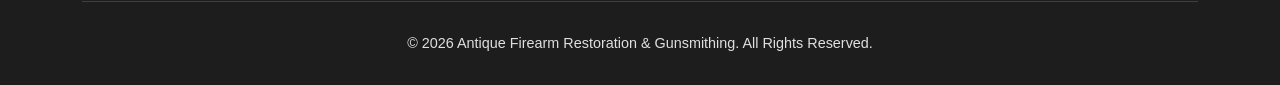
<file: blog-details.html>
<!DOCTYPE html>
<html lang="en" dir="ltr" data-theme="dark">
<head>
    <link rel="icon" type="image/svg+xml" href="assets/images/favicon.svg">
    <meta charset="UTF-8">
    <meta name="viewport" content="width=device-width, initial-scale=1.0">
    <title>The Master's Touch | Blog Details</title>
    <link href="https://cdn.jsdelivr.net/npm/bootstrap@5.3.0/dist/css/bootstrap.min.css" rel="stylesheet">
    <link href="https://cdn.jsdelivr.net/npm/bootstrap-icons@1.11.0/font/bootstrap-icons.css" rel="stylesheet">
    <link rel="stylesheet" href="assets/css/style.css">
    <link rel="stylesheet" href="assets/css/rtl.css">
    <style>
        .blog-sidebar {
            position: sticky;
            top: 100px;
        }
        .sidebar-widget {
            background: var(--secondary-bg);
            border: 1px solid var(--border-color);
            padding: 30px;
            margin-bottom: 30px;
        }
        .sidebar-title {
            font-family: var(--font-heading);
            font-size: 1.25rem;
            color: var(--accent-gold);
            margin-bottom: 20px;
            padding-bottom: 10px;
            border-bottom: 1px solid var(--border-color);
        }
        .post-content img {
            border: 1px solid var(--accent-gold);
            margin-bottom: 30px;
        }
        .category-list {
            list-style: none;
            padding: 0;
        }
        .category-list li {
            margin-bottom: 10px;
        }
        .category-list a {
            color: var(--text-color);
            display: flex;
            justify-content: space-between;
        }
        .category-list a:hover {
            color: var(--accent-gold);
        }
        .breadcrumb-item + .breadcrumb-item::before {
            color: var(--accent-gold);
        }
    </style>
</head>
<body>

    <nav class="navbar navbar-expand-xl fixed-top">
        <div class="container">
            <a class="navbar-brand" href="index.html">
                <i class="bi bi-shield-shaded me-2"></i>ANTIQUE ARMS
            </a>
            <button class="navbar-toggler border-0" type="button" data-bs-toggle="collapse" data-bs-target="#navbarNav">
                <span class="bi bi-list text-white fs-1"></span>
            </button>
            <div class="collapse navbar-collapse" id="navbarNav">
                <ul class="navbar-nav mx-auto text-center-mobile">
                    <li class="nav-item dropdown">
                        <a class="nav-link dropdown-toggle" href="#" id="homeDropdown" role="button" data-bs-toggle="dropdown" aria-expanded="false">
                            Home
                        </a>
                        <ul class="dropdown-menu" aria-labelledby="homeDropdown">
                            <li><a class="dropdown-item" href="index.html">Classic Home</a></li>
                            <li><a class="dropdown-item" href="home-2.html">Modern Home</a></li>
                        </ul>
                    </li>
                    <li class="nav-item"><a class="nav-link" href="about.html">About</a></li>
                    <li class="nav-item"><a class="nav-link" href="services.html">Services</a></li>
                    <li class="nav-item"><a class="nav-link" href="gallery.html">Gallery</a></li>
                    <li class="nav-item"><a class="nav-link active" href="blog.html">Blog</a></li>
                    <li class="nav-item"><a class="nav-link" href="pricing.html">Pricing</a></li>
                    <li class="nav-item"><a class="nav-link" href="contact.html">Contact</a></li>
                </ul>
                <div class="d-flex align-items-center justify-content-center mt-3 mt-lg-0 gap-3 flex-column flex-lg-row">
                    <div class="d-flex gap-2 order-1 order-lg-2">
                        <button class="btn nav-btn" id="theme-toggle" title="Toggle Theme"><i class="bi bi-sun-fill"></i></button>
                        <button class="btn nav-btn" id="rtl-toggle" title="Toggle RTL"><i class="bi bi-arrow-left-right"></i></button>
                    </div>
                    <a href="login.html" class="btn btn-premium btn-sm px-4 py-2 order-2 order-lg-1">Login</a>
                </div>
            </div>
        </div>
    </nav>

    <!-- Small Hero Section -->
    <header class="bg-dark-secondary py-5 mt-5">
        <div class="container py-4">
            <nav aria-label="breadcrumb">
                <ol class="breadcrumb mb-3">
                    <li class="breadcrumb-item"><a href="index.html">Home</a></li>
                    <li class="breadcrumb-item"><a href="blog.html">Blog</a></li>
                    <li class="breadcrumb-item active" aria-current="page">Post Details</li>
                </ol>
            </nav>
            <h1 class="display-5">The Lafayette Pistols: A Journey of Discovery</h1>
            <div class="d-flex align-items-center gap-3 mt-3">
                <img src="assets/images/expert_james.png" alt="Author" class="rounded-circle" style="width: 40px; height: 40px; object-fit: cover;">
                <span class="text-gold">By Elias Thorne</span>
                <span class="text-muted-text">| May 15, 2024</span>
            </div>
        </div>
    </header>

    <main class="py-5 bg-dark-premium">
        <div class="container">
            <div class="row g-5">
                <!-- Blog Content -->
                <div class="col-lg-8">
                    <article class="post-content">
                        <!-- Section 1: The Discovery -->
                        <div class="reveal mb-5">
                            <img src="assets/images/blog_lafayette.png" alt="Lafayette Pistols" class="img-fluid w-100 mb-4">
                            <h2 class="mb-4">Section 1: The Attic Discovery</h2>
                            <p class="text-muted-text fs-5">It began with a frantic call from a small estate in rural Virginia. Hidden behind a false panel in a 200-year-old mahogany desk lay a pair of silver-mounted flintlock pistols. Upon initial inspection, the craftsmanship pointed toward the work of Nicolas-Noël Boutet, the master gunsmith for Napoleon Bonaparte himself.</p>
                            <p class="text-muted-text fs-5">Further research into the serial numbers and the unique engraving of the "Marquis" crest suggested these were part of the legendary lost collection presented to General Lafayette during his final tour of America.</p>
                        </div>

                        <!-- Section 2: Technical Analysis -->
                        <div class="reveal mb-5">
                            <h2 class="mb-4">Section 2: Forensic Technical Analysis</h2>
                            <div class="p-4 bg-dark-secondary border-start border-gold mb-4">
                                <p class="fst-italic text-muted-text mb-0">"The steel used in Boutet's barrels was legendary for its purity, a result of meticulous browning processes that have largely been forgotten."</p>
                            </div>
                            <p class="text-muted-text fs-5">Our metallurgical analysis revealed a high carbon content in the frizzen, designed to create maximum sparks with minimal wear. The internal mechanism, though seized by 150 years of oxidized oil, remained structurally perfect. The intricate gold wire inlays along the grip showed signs of typical 18th-century French artistry.</p>
                        </div>

                        <!-- Section 3: The Restoration Process -->
                        <div class="reveal mb-5">
                            <h2 class="mb-4">Section 3: The Multi-Stage Restoration</h2>
                            <p class="text-muted-text fs-5 mb-4">Restoring such an artifact required a non-invasive stabilization approach. Every step was documented and performed under high-power magnification.</p>
                            <div class="row g-3">
                                <div class="col-md-4">
                                    <img src="assets/images/flintlock_mechanism_detail_1778093996104.png" alt="Mechanism" class="img-fluid">
                                    <p class="small text-gold text-center">Mechanism Clearing</p>
                                </div>
                                <div class="col-md-4">
                                    <img src="assets/images/engraved_pistol_grip_detail_1778094073652.png" alt="Engraving" class="img-fluid">
                                    <p class="small text-gold text-center">Inlay Stabilization</p>
                                </div>
                                <div class="col-md-4">
                                    <img src="assets/images/metallurgy_deep_blueing.png" alt="Metalwork" class="img-fluid">
                                    <p class="small text-gold text-center">Period Browning</p>
                                </div>
                            </div>
                        </div>

                        <!-- Section 4: Historical Significance -->
                        <div class="reveal mb-5">
                            <h2 class="mb-4">Section 4: Preserving a Living Legacy</h2>
                            <p class="text-muted-text fs-5">Today, the Lafayette Pistols stand as a testament to the enduring link between mechanical engineering and historical narrative. They are no longer just weapons; they are witnesses to the birth of a nation. By choosing to restore rather than replace, we ensure that the story of the Marquis de Lafayette remains tactile and accessible for generations to come.</p>
                            <div class="d-flex justify-content-between align-items-center mt-5 pt-5 border-top border-gold">
                                <div class="share-links">
                                    <span class="me-3">Share this story:</span>
                                    <a href="#" class="btn btn-outline-premium btn-sm me-2"><i class="bi bi-facebook"></i></a>
                                    <a href="#" class="btn btn-outline-premium btn-sm me-2"><i class="bi bi-twitter-x"></i></a>
                                    <a href="#" class="btn btn-outline-premium btn-sm"><i class="bi bi-linkedin"></i></a>
                                </div>
                            </div>
                        </div>
                    </article>
                </div>

                <!-- Sidebar -->
                <div class="col-lg-4">
                    <aside class="blog-sidebar">
                        <!-- Search Widget -->
                        <div class="sidebar-widget">
                            <h4 class="sidebar-title">Search Vault</h4>
                            <div class="input-group">
                                <input type="text" class="form-control bg-dark-premium border-gold text-white" placeholder="Search articles...">
                                <button class="btn btn-premium"><i class="bi bi-search"></i></button>
                            </div>
                        </div>

                        <!-- Author Widget -->
                        <div class="sidebar-widget">
                            <h4 class="sidebar-title">About the Author</h4>
                            <div class="text-center">
                                <img src="assets/images/expert_james.png" alt="Elias Thorne" class="rounded-circle mb-3" style="width: 100px; height: 100px; object-fit: cover; border: 2px solid var(--accent-gold);">
                                <h5>Elias Thorne</h5>
                                <p class="text-gold small">Master Gunsmith</p>
                                <p class="small text-muted-text">A dedicated conservator with over 30 years of experience in identifying and restoring 18th-century French and American firearms.</p>
                            </div>
                        </div>

                        <!-- Categories Widget -->
                        <div class="sidebar-widget">
                            <h4 class="sidebar-title">Categories</h4>
                            <ul class="category-list">
                                <li><a href="#"><span>Restoration Tips</span> <span class="badge bg-dark-premium border border-gold text-gold">12</span></a></li>
                                <li><a href="#"><span>Historical Discovery</span> <span class="badge bg-dark-premium border border-gold text-gold">08</span></a></li>
                                <li><a href="#"><span>Metal Conservation</span> <span class="badge bg-dark-premium border border-gold text-gold">05</span></a></li>
                                <li><a href="#"><span>Expert Interviews</span> <span class="badge bg-dark-premium border border-gold text-gold">03</span></a></li>
                            </ul>
                        </div>

                        <!-- Recent Posts Widget -->
                        <div class="sidebar-widget">
                            <h4 class="sidebar-title">Recent Insight</h4>
                            <div class="d-flex gap-3 mb-4">
                                <img src="assets/images/blog_proof_marks.png" alt="Recent" style="width: 80px; height: 60px; object-fit: cover; border: 1px solid var(--accent-gold);">
                                <div>
                                    <h6 class="mb-1"><a href="#" class="text-white">Decoding Proof Marks</a></h6>
                                    <small class="text-muted-text">May 10, 2024</small>
                                </div>
                            </div>
                            <div class="d-flex gap-3">
                                <img src="assets/images/rare_artifact_wheellock.png" alt="Recent" style="width: 80px; height: 60px; object-fit: cover; border: 1px solid var(--accent-gold);">
                                <div>
                                    <h6 class="mb-1"><a href="#" class="text-white">Saxon Wheel-locks</a></h6>
                                    <small class="text-muted-text">May 05, 2024</small>
                                </div>
                            </div>
                        </div>
                    </aside>
                </div>
            </div>
        </div>
    </main>

    <!-- Footer -->
    <footer>
        <div class="container">
            <div class="row g-4 text-center-mobile">
                <div class="col-lg-4">
                    <a href="index.html" class="footer-logo">
                        <i class="bi bi-shield-shaded me-2"></i>ANTIQUE ARMS
                    </a>
                    <p class="text-muted-text pe-lg-5">Dedicated to the preservation and restoration of historical firearms. We celebrate the artistry and craftsmanship of the past.</p>
                    <div class="social-icons">
                        <a href="#"><i class="bi bi-facebook"></i></a>
                        <a href="#"><i class="bi bi-instagram"></i></a>
                        <a href="#"><i class="bi bi-linkedin"></i></a>
                        <a href="#"><i class="bi bi-twitter-x"></i></a>
                        <a href="#"><i class="bi bi-youtube"></i></a>
                    </div>
                </div>
                <div class="col-lg-2">
                    <h4 class="footer-heading">Quick Links</h4>
                    <ul class="footer-links">
                        <li><a href="index.html">Home</a></li>
                        <li><a href="about.html">About Us</a></li>
                        <li><a href="gallery.html">Gallery</a></li>
                        <li><a href="blog.html">Latest News</a></li>
                    </ul>
                </div>
                <div class="col-lg-2">
                    <h4 class="footer-heading">Services</h4>
                    <ul class="footer-links">
                        <li><a href="services.html">Restoration</a></li>
                        <li><a href="services.html">Appraisals</a></li>
                        <li><a href="services.html">Consultation</a></li>
                        <li><a href="services.html">Consignment</a></li>
                    </ul>
                </div>
                <div class="col-lg-4">
                    <h4 class="footer-heading">Newsletter</h4>
                    <p class="text-muted-text">Subscribe to receive historical insights and workshop updates.</p>
                    <form class="newsletter-form d-flex gap-2">
                        <input type="email" class="form-control" placeholder="Email Address">
                        <button class="btn btn-premium" type="submit">Join</button>
                    </form>
                </div>
            </div>
            <div class="footer-bottom">
                <p>&copy; 2026 Antique Firearm Restoration & Gunsmithing. All Rights Reserved.</p>
            </div>
        </div>
    </footer>

    <button id="backToTop" class="back-to-top" title="Back to Top">
        <i class="bi bi-arrow-up"></i>
    </button>

    <script src="https://cdn.jsdelivr.net/npm/bootstrap@5.3.0/dist/js/bootstrap.bundle.min.js"></script>
    <script src="assets/js/main.js"></script>
</body>
</html>
</file>
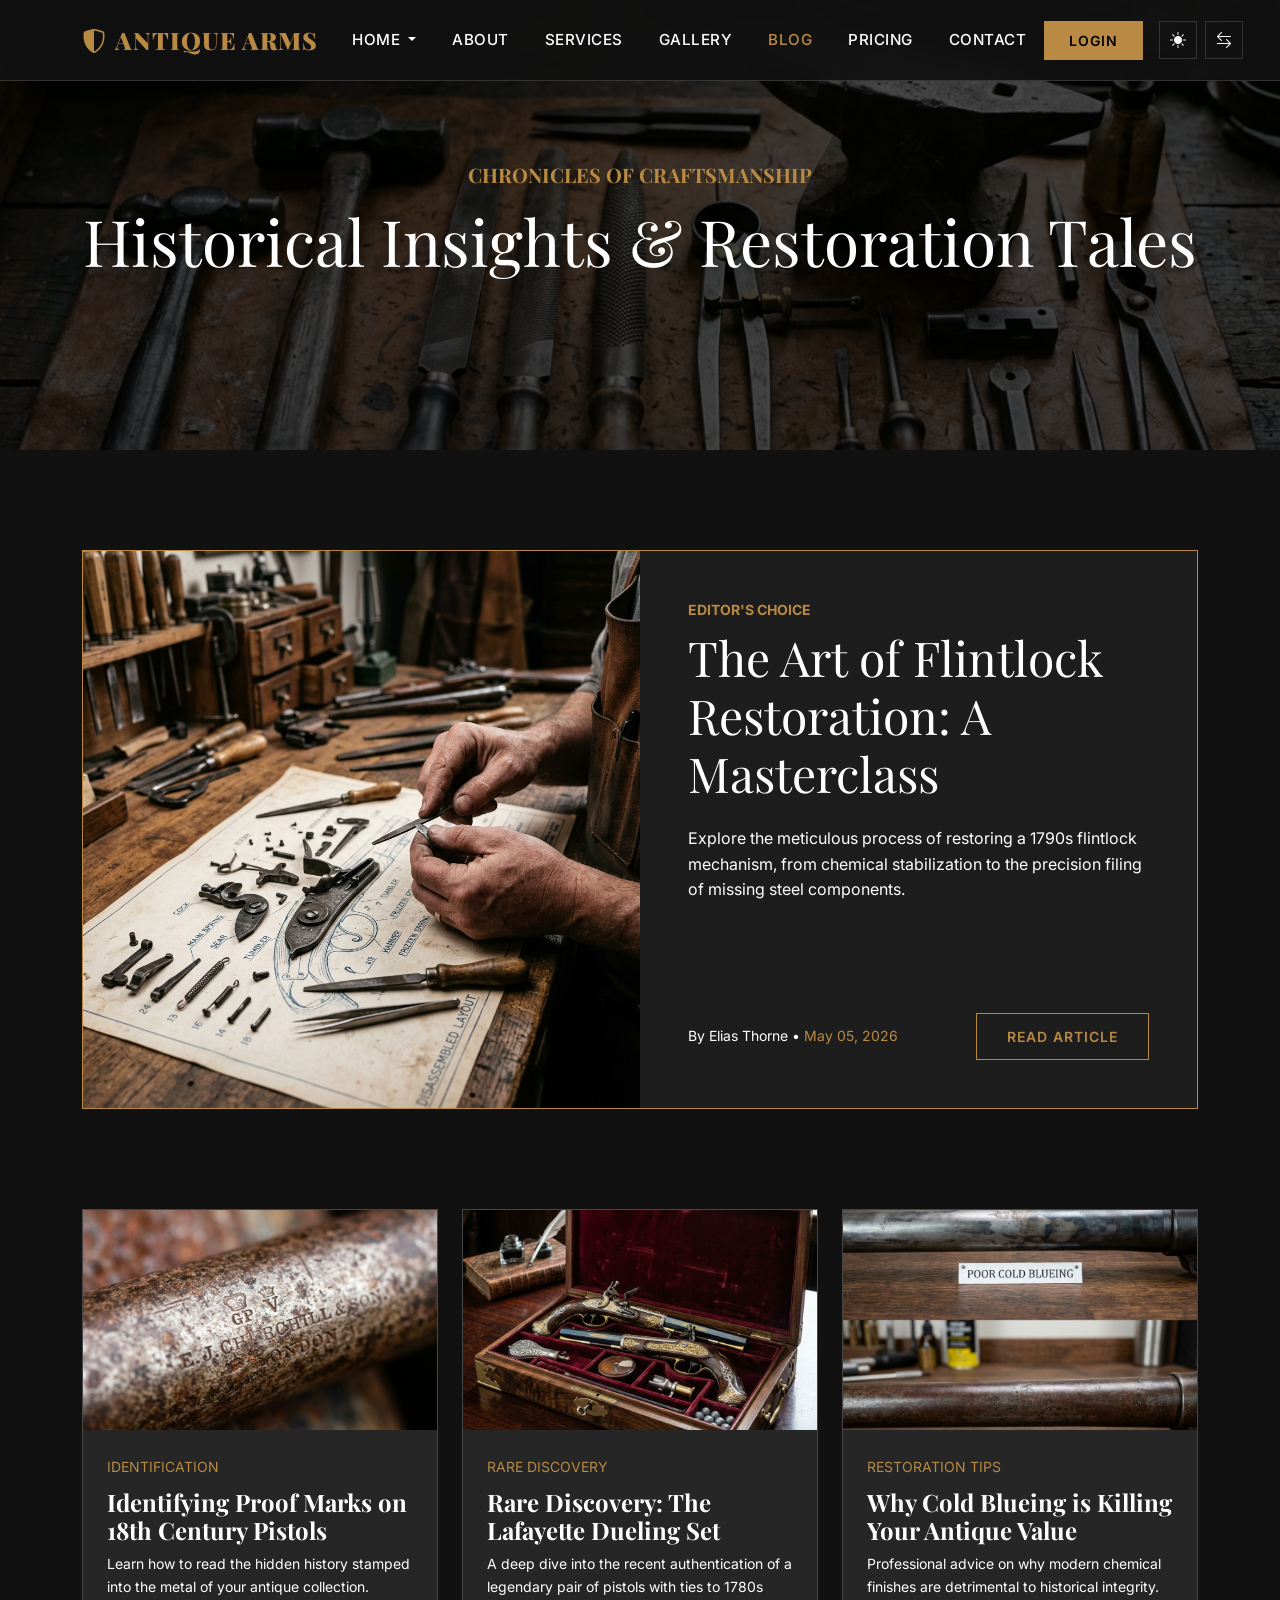
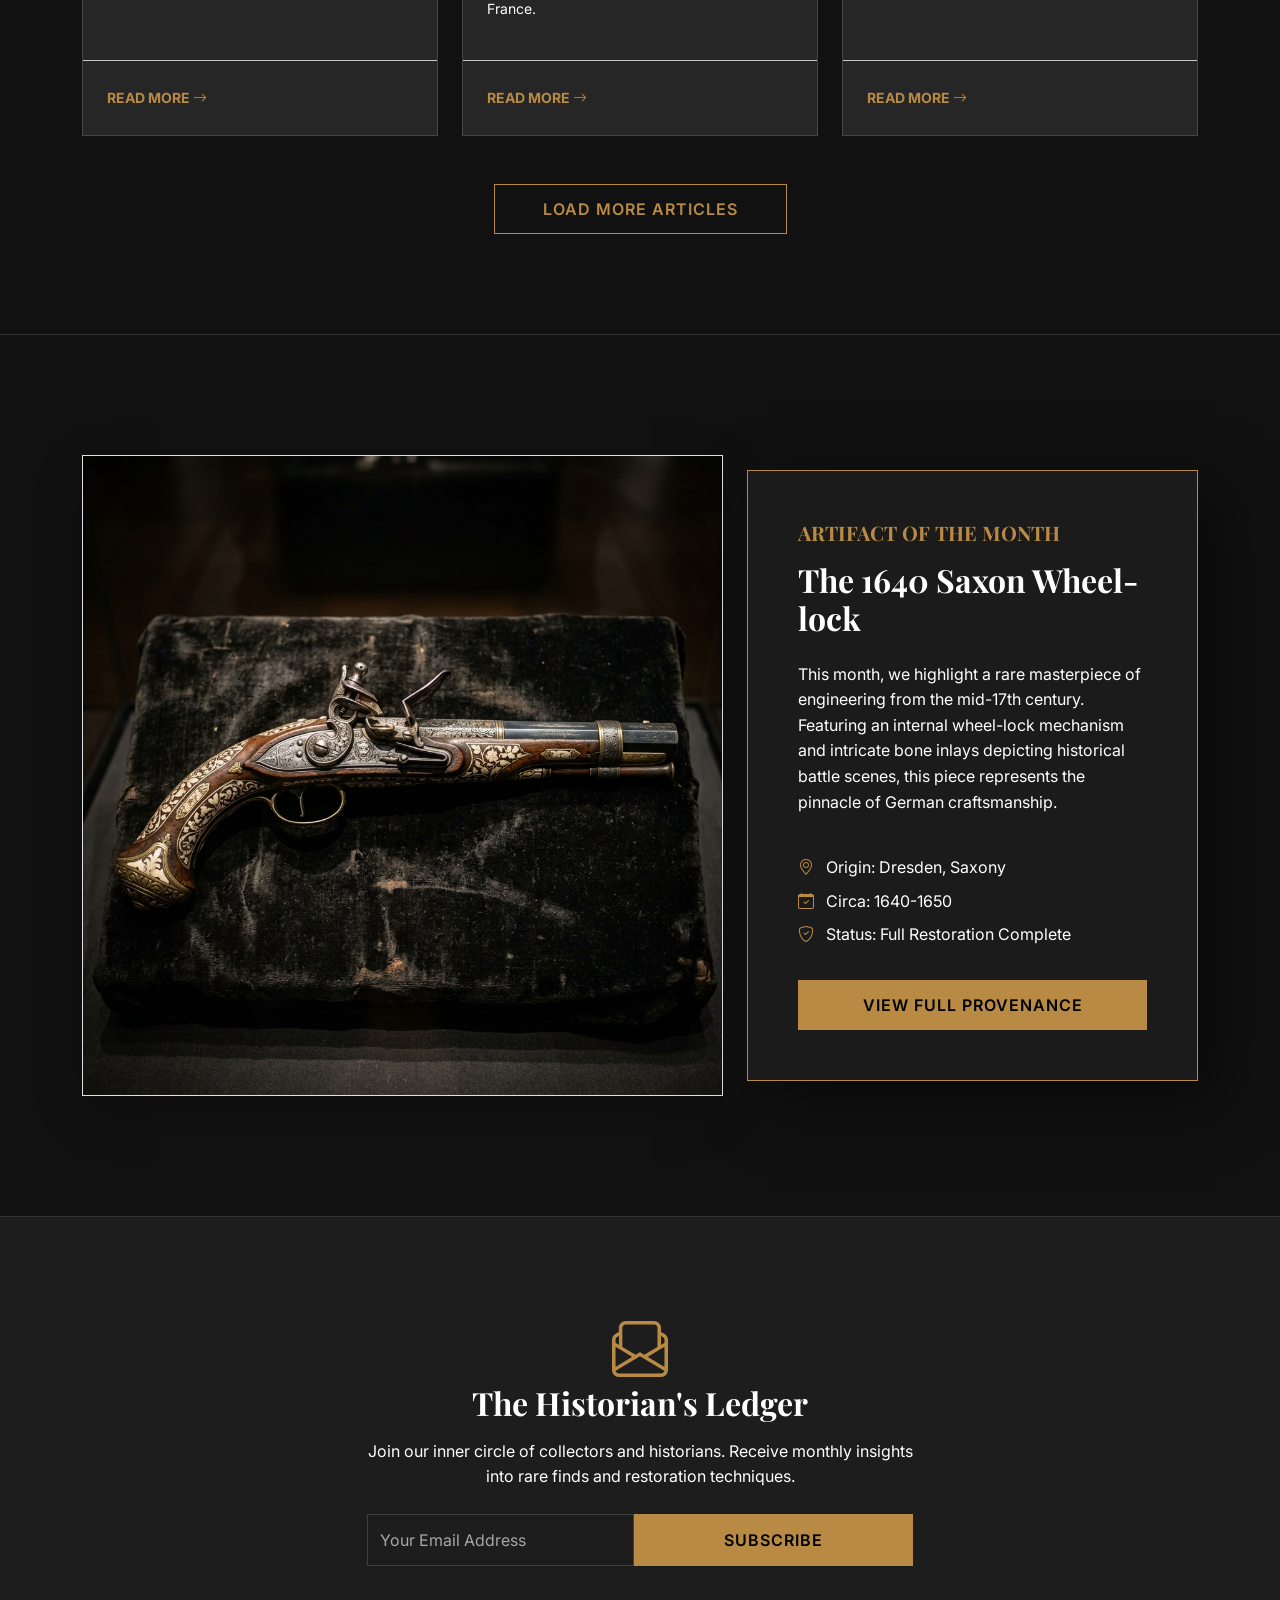
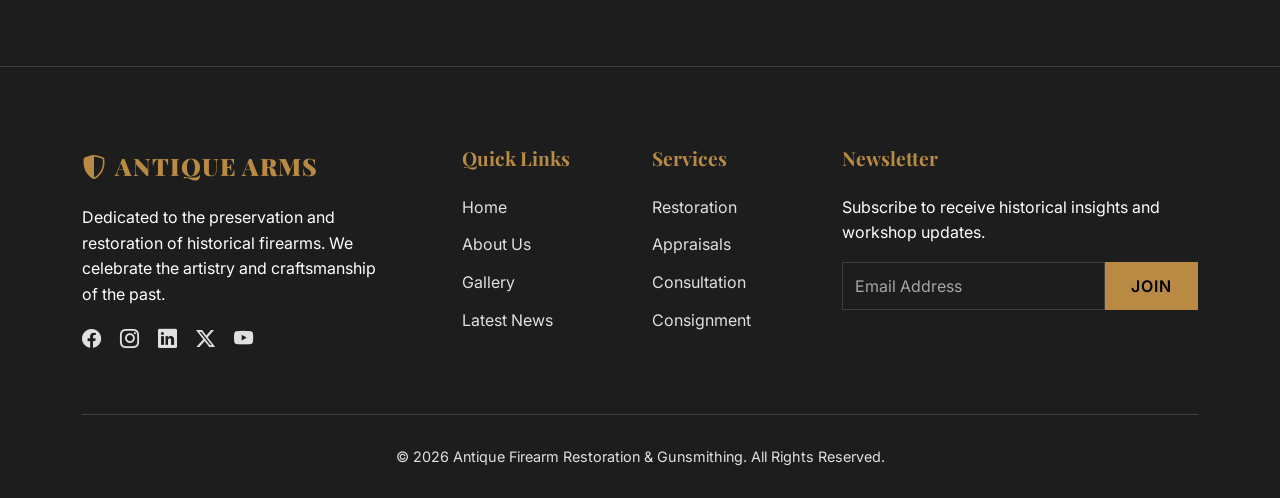
<file: blog.html>
<!DOCTYPE html>
<html lang="en" dir="ltr" data-theme="dark">
<head>
    <link rel="icon" type="image/svg+xml" href="assets/images/favicon.svg">
    <meta charset="UTF-8">
    <meta name="viewport" content="width=device-width, initial-scale=1.0">
    <title>Historical Insights | Antique Firearm Restoration</title>
    <link href="https://cdn.jsdelivr.net/npm/bootstrap@5.3.0/dist/css/bootstrap.min.css" rel="stylesheet">
    <link href="https://cdn.jsdelivr.net/npm/bootstrap-icons@1.11.0/font/bootstrap-icons.css" rel="stylesheet">
    <link href="https://fonts.googleapis.com/css2?family=Inter:wght@400;500;600;700&family=Playfair+Display:wght@700;900&display=swap" rel="stylesheet">
    <link rel="stylesheet" href="assets/css/style.css">
    <link rel="stylesheet" href="assets/css/rtl.css">
    <style>
        .blog-hero {
            height: 50vh;
            display: flex;
            align-items: center;
            background: linear-gradient(rgba(0,0,0,0.7), rgba(0,0,0,0.7)), url('assets/images/vintage_gunsmith_tools_1778094053758.png');
            background-size: cover;
            background-position: center;
            position: relative;
        }
        .blog-card {
            background: var(--card-bg);
            border: 1px solid var(--border-color);
            transition: var(--transition);
            height: 100%;
            display: flex;
            flex-direction: column;
        }
        .blog-card:hover {
            transform: translateY(-10px);
            border-color: var(--accent-gold);
        }
        .blog-card img {
            height: 220px;
            object-fit: cover;
            width: 100%;
        }
        .featured-card {
            background: var(--secondary-bg);
            border: 1px solid var(--accent-gold);
            overflow: hidden;
        }
        .featured-img {
            height: 100%;
            min-height: 400px;
            object-fit: cover;
            width: 100%;
        }
        
        /* Unique Section Styles */
        .artifact-vault {
            position: relative;
            background: var(--primary-bg);
            padding: 120px 0;
            overflow: hidden;
            border-top: 1px solid var(--border-color);
            border-bottom: 1px solid var(--border-color);
        }
        .artifact-image-container {
            position: relative;
            transform: scale(1.1);
            transition: transform 1.5s ease-out;
        }
        .artifact-vault.active .artifact-image-container {
            transform: scale(1);
        }
        .floating-info-card {
            background: var(--card-bg);
            backdrop-filter: blur(15px);
            border: 1px solid var(--accent-gold);
            padding: 50px;
            position: relative;
            z-index: 10;
            margin-left: 0;
            box-shadow: 20px 20px 60px rgba(0,0,0,0.1);
            opacity: 0;
            transform: translateX(50px);
            transition: all 1s ease-out 0.5s;
        }
        [data-theme="dark"] .floating-info-card {
            background: rgba(29, 29, 29, 0.95);
            box-shadow: 20px 20px 60px rgba(0,0,0,0.5);
        }
        .artifact-vault.active .floating-info-card {
            opacity: 1;
            transform: translateX(0);
        }
        @media (max-width: 991.98px) {
            .floating-info-card {
                margin-left: 0;
                margin-top: -50px;
                padding: 30px;
            }
        }
    </style>
</head>
<body>

    <!-- Section 1: Header -->
    <nav class="navbar navbar-expand-xl fixed-top">
        <div class="container">
            <a class="navbar-brand" href="index.html">
                <i class="bi bi-shield-shaded me-2"></i>ANTIQUE ARMS
            </a>
            <button class="navbar-toggler border-0" type="button" data-bs-toggle="collapse" data-bs-target="#navbarNav">
                <span class="bi bi-list text-white fs-1"></span>
            </button>
            <div class="collapse navbar-collapse" id="navbarNav">
                <ul class="navbar-nav mx-auto text-center-mobile">
                    <li class="nav-item dropdown">
                        <a class="nav-link dropdown-toggle" href="#" id="homeDropdown" role="button" data-bs-toggle="dropdown" aria-expanded="false">
                            Home
                        </a>
                        <ul class="dropdown-menu" aria-labelledby="homeDropdown">
                            <li><a class="dropdown-item" href="index.html">Classic Home</a></li>
                            <li><a class="dropdown-item" href="home-2.html">Modern Home</a></li>
                        </ul>
                    </li>
                    <li class="nav-item"><a class="nav-link" href="about.html">About</a></li>
                    <li class="nav-item"><a class="nav-link" href="services.html">Services</a></li>
                    <li class="nav-item"><a class="nav-link" href="gallery.html">Gallery</a></li>
                    <li class="nav-item"><a class="nav-link active" href="blog.html">Blog</a></li>
                    <li class="nav-item"><a class="nav-link" href="pricing.html">Pricing</a></li>
                    <li class="nav-item"><a class="nav-link" href="contact.html">Contact</a></li>
                </ul>
                <div class="d-flex align-items-center justify-content-center mt-3 mt-lg-0 gap-3 flex-column flex-lg-row">
                    <div class="d-flex gap-2 order-1 order-lg-2">
                        <button class="btn nav-btn" id="theme-toggle" title="Toggle Theme"><i class="bi bi-sun-fill"></i></button>
                        <button class="btn nav-btn" id="rtl-toggle" title="Toggle RTL"><i class="bi bi-arrow-left-right"></i></button>
                    </div>
                    <a href="login.html" class="btn btn-premium btn-sm px-4 py-2 order-2 order-lg-1">Login</a>
                </div>
            </div>
        </div>
    </nav>

    <!-- Section 2: Blog Hero -->
    <header class="blog-hero">
        <div class="container text-center">
            <h5 class="text-gold mb-3 reveal">CHRONICLES OF CRAFTSMANSHIP</h5>
            <h1 class="display-3 text-white reveal">Historical Insights & Restoration Tales</h1>
        </div>
    </header>

    <!-- Section 3: Featured Post -->
    <section class="bg-dark-premium pb-0">
        <div class="container">
            <div class="featured-card reveal">
                <div class="row g-0">
                    <div class="col-lg-6">
                        <img src="assets/images/blog_flintlock.png" alt="Featured Post" class="featured-img">
                    </div>
                    <div class="col-lg-6 p-5 d-flex flex-column justify-content-center text-center text-lg-start">
                        <span class="text-gold small text-uppercase fw-bold mb-2">Editor's Choice</span>
                        <h2 class="display-5 mb-4">The Art of Flintlock Restoration: A Masterclass</h2>
                        <p class="text-muted-text mb-4">Explore the meticulous process of restoring a 1790s flintlock mechanism, from chemical stabilization to the precision filing of missing steel components.</p>
                        <div class="d-flex align-items-center gap-3 mt-auto">
                            <div class="small">
                                <span>By Elias Thorne</span> &bull; <span class="text-gold">May 05, 2026</span>
                            </div>
                            <a href="blog-details.html" class="btn btn-outline-premium btn-sm ms-auto">Read Article</a>
                        </div>
                    </div>
                </div>
            </div>
        </div>
    </section>

    <!-- Section 4: Blog Grid -->
    <section class="bg-dark-premium">
        <div class="container">
            <div class="row g-4 justify-content-md-center justify-content-lg-start">
                <div class="col-lg-4 col-md-6 reveal">
                    <article class="blog-card">
                        <img src="assets/images/blog_proof_marks.png" alt="Proof Marks">
                        <div class="p-4 flex-grow-1">
                            <span class="text-gold small">IDENTIFICATION</span>
                            <h4 class="mt-2">Identifying Proof Marks on 18th Century Pistols</h4>
                            <p class="text-muted-text small">Learn how to read the hidden history stamped into the metal of your antique collection.</p>
                        </div>
                        <div class="p-4 border-top border-secondary-subtle">
                            <a href="blog-details.html" class="text-gold small text-uppercase fw-bold">Read More <i class="bi bi-arrow-right"></i></a>
                        </div>
                    </article>
                </div>
                <div class="col-lg-4 col-md-6 reveal">
                    <article class="blog-card">
                        <img src="assets/images/blog_lafayette.png" alt="Lafayette Dueling Set">
                        <div class="p-4 flex-grow-1">
                            <span class="text-gold small">RARE DISCOVERY</span>
                            <h4 class="mt-2">Rare Discovery: The Lafayette Dueling Set</h4>
                            <p class="text-muted-text small">A deep dive into the recent authentication of a legendary pair of pistols with ties to 1780s France.</p>
                        </div>
                        <div class="p-4 border-top border-secondary-subtle">
                            <a href="blog-details.html" class="text-gold small text-uppercase fw-bold">Read More <i class="bi bi-arrow-right"></i></a>
                        </div>
                    </article>
                </div>
                <div class="col-lg-4 col-md-6 reveal">
                    <article class="blog-card">
                        <img src="assets/images/blog_blueing.png" alt="Cold Blueing Warning">
                        <div class="p-4 flex-grow-1">
                            <span class="text-gold small">RESTORATION TIPS</span>
                            <h4 class="mt-2">Why Cold Blueing is Killing Your Antique Value</h4>
                            <p class="text-muted-text small">Professional advice on why modern chemical finishes are detrimental to historical integrity.</p>
                        </div>
                        <div class="p-4 border-top border-secondary-subtle">
                            <a href="blog-details.html" class="text-gold small text-uppercase fw-bold">Read More <i class="bi bi-arrow-right"></i></a>
                        </div>
                    </article>
                </div>
            </div>
            <div class="text-center mt-5">
                <button class="btn btn-outline-premium px-5">Load More Articles</button>
            </div>
        </div>
    </section>

    <!-- Section 4.5: Unique Artifact Vault (New) -->
    <section class="artifact-vault reveal">
        <div class="container">
            <div class="row align-items-center">
                <div class="col-lg-7">
                    <div class="artifact-image-container">
                        <img src="assets/images/rare_artifact_wheellock.png" alt="Rare Wheellock Pistol" class="img-fluid border border-gold shadow-lg">
                    </div>
                </div>
                <div class="col-lg-5">
                    <div class="floating-info-card text-center text-lg-start">
                        <h5 class="text-gold mb-3">ARTIFACT OF THE MONTH</h5>
                        <h2 class="mb-4">The 1640 Saxon Wheel-lock</h2>
                        <p class="text-muted-text">This month, we highlight a rare masterpiece of engineering from the mid-17th century. Featuring an internal wheel-lock mechanism and intricate bone inlays depicting historical battle scenes, this piece represents the pinnacle of German craftsmanship.</p>
                        <ul class="list-unstyled mt-4 mb-4 d-inline-block text-start">
                            <li class="mb-2"><i class="bi bi-geo-alt text-gold me-2"></i> Origin: Dresden, Saxony</li>
                            <li class="mb-2"><i class="bi bi-calendar-check text-gold me-2"></i> Circa: 1640-1650</li>
                            <li class="mb-2"><i class="bi bi-shield-check text-gold me-2"></i> Status: Full Restoration Complete</li>
                        </ul>
                        <a href="#" class="btn btn-premium w-100">View Full Provenance</a>
                    </div>
                </div>
            </div>
        </div>
    </section>

    <!-- Section 5: Newsletter Section -->
    <section class="bg-dark-secondary text-center">
        <div class="container">
            <div class="row justify-content-center">
                <div class="col-lg-6 reveal">
                    <i class="bi bi-envelope-paper text-gold display-4 mb-4"></i>
                    <h2 class="mb-3">The Historian's Ledger</h2>
                    <p class="text-muted-text mb-4">Join our inner circle of collectors and historians. Receive monthly insights into rare finds and restoration techniques.</p>
                    <form class="d-flex flex-column flex-sm-row gap-2 gap-sm-0 max-width-500 mx-auto">
                        <input type="email" class="form-control rounded-0" style="height: 52px;" placeholder="Your Email Address">
                        <button class="btn btn-premium px-4 rounded-0 w-100 w-sm-auto" style="height: 52px; white-space: nowrap;" type="submit">Subscribe</button>
                    </form>
                </div>
            </div>
        </div>
    </section>

    <!-- Section 6: Footer -->
    <footer>
        <div class="container">
            <div class="row g-4 text-center-mobile">
                <div class="col-lg-4">
                    <a href="index.html" class="footer-logo">
                        <i class="bi bi-shield-shaded me-2"></i>ANTIQUE ARMS
                    </a>
                    <p class="text-muted-text pe-lg-5">Dedicated to the preservation and restoration of historical firearms. We celebrate the artistry and craftsmanship of the past.</p>
                    <div class="social-icons">
                        <a href="#"><i class="bi bi-facebook"></i></a>
                        <a href="#"><i class="bi bi-instagram"></i></a>
                        <a href="#"><i class="bi bi-linkedin"></i></a>
                        <a href="#"><i class="bi bi-twitter-x"></i></a>
                        <a href="#"><i class="bi bi-youtube"></i></a>
                    </div>
                </div>
                <div class="col-lg-2">
                    <h4 class="footer-heading">Quick Links</h4>
                    <ul class="footer-links">
                        <li><a href="index.html">Home</a></li>
                        <li><a href="about.html">About Us</a></li>
                        <li><a href="gallery.html">Gallery</a></li>
                        <li><a href="blog.html">Latest News</a></li>
                    </ul>
                </div>
                <div class="col-lg-2">
                    <h4 class="footer-heading">Services</h4>
                    <ul class="footer-links">
                        <li><a href="services.html">Restoration</a></li>
                        <li><a href="services.html">Appraisals</a></li>
                        <li><a href="services.html">Consultation</a></li>
                        <li><a href="services.html">Consignment</a></li>
                    </ul>
                </div>
                <div class="col-lg-4">
                    <h4 class="footer-heading">Newsletter</h4>
                    <p class="text-muted-text">Subscribe to receive historical insights and workshop updates.</p>
                    <form class="newsletter-form d-flex gap-2">
                        <input type="email" class="form-control" placeholder="Email Address">
                        <button class="btn btn-premium" type="submit">Join</button>
                    </form>
                </div>
            </div>
            <div class="footer-bottom">
                <p>&copy; 2026 Antique Firearm Restoration & Gunsmithing. All Rights Reserved.</p>
            </div>
        </div>
    </footer>

    <button id="backToTop" class="back-to-top" title="Back to Top">
        <i class="bi bi-arrow-up"></i>
    </button>

    <script src="https://cdn.jsdelivr.net/npm/bootstrap@5.3.0/dist/js/bootstrap.bundle.min.js"></script>
    <script src="assets/js/main.js"></script>
</body>
</html>
</file>
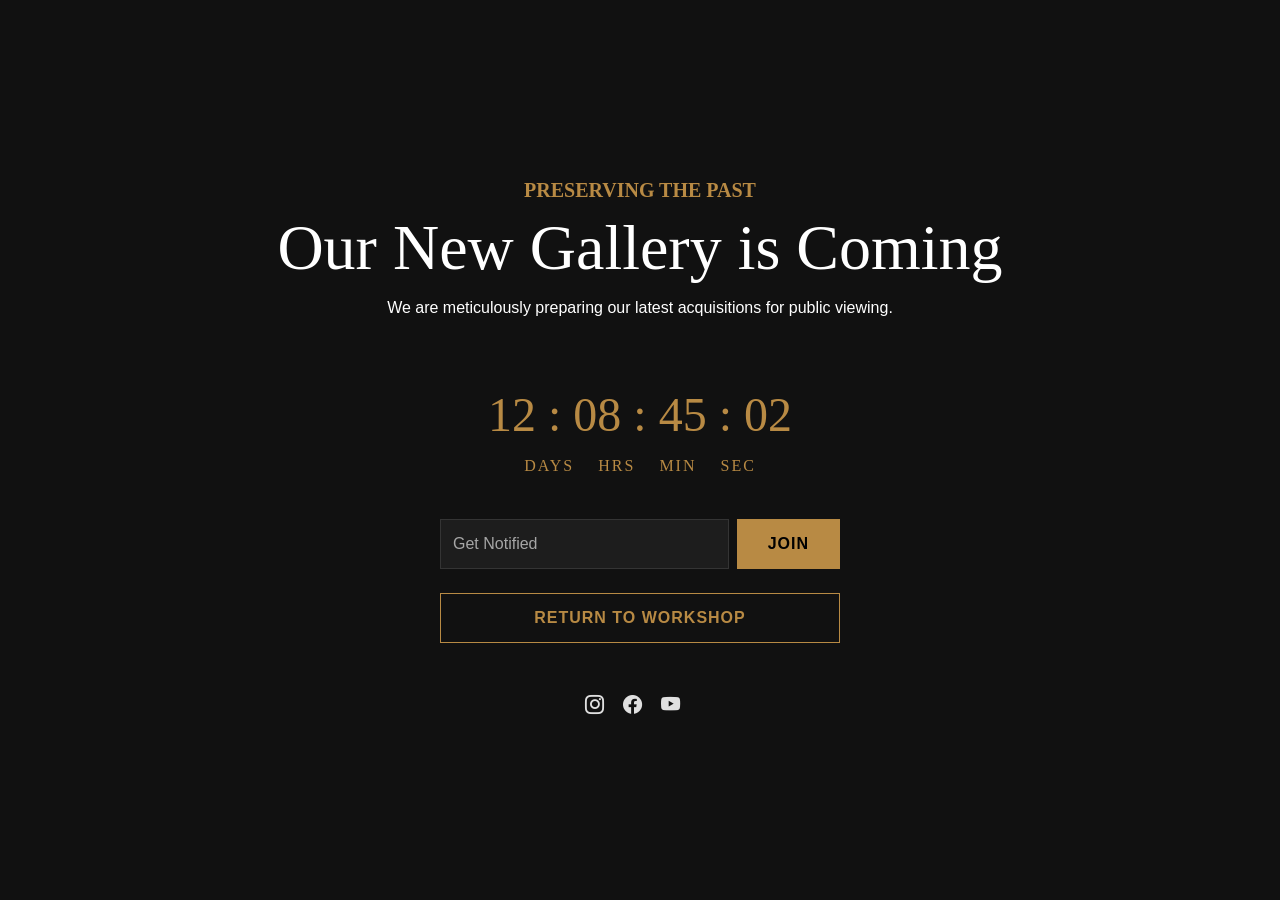
<file: coming-soon.html>
<!DOCTYPE html>
<html lang="en">
<head>
    <link rel="icon" type="image/svg+xml" href="assets/images/favicon.svg">
    <meta charset="UTF-8">
    <title>Coming Soon | Antique Arms</title>
    <link href="https://cdn.jsdelivr.net/npm/bootstrap@5.3.0/dist/css/bootstrap.min.css" rel="stylesheet">
    <link href="https://cdn.jsdelivr.net/npm/bootstrap-icons@1.11.0/font/bootstrap-icons.css" rel="stylesheet">
    <link rel="stylesheet" href="assets/css/style.css">
    <style>
        body {
            height: 100vh;
            display: flex;
            flex-direction: column;
            align-items: center;
            justify-content: center;
            background-color: var(--primary-bg);
            text-align: center;
        }
        .timer {
            font-size: 3rem;
            font-family: var(--font-heading);
            color: var(--accent-gold);
            margin: 40px 0;
        }
    </style>
</head>
<body>
    <h5 class="text-gold">PRESERVING THE PAST</h5>
    <h1 class="display-3">Our New Gallery is Coming</h1>
    <p class="text-muted-text">We are meticulously preparing our latest acquisitions for public viewing.</p>
    
    <div class="timer">
        12 : 08 : 45 : 02
        <div class="d-flex justify-content-center gap-4 fs-6 text-uppercase" style="letter-spacing: 2px;">
            <span>Days</span><span>Hrs</span><span>Min</span><span>Sec</span>
        </div>
    </div>

    <div style="max-width: 400px; width: 100%;">
        <form class="d-flex gap-2 mb-4">
            <input type="email" class="form-control bg-transparent border-gold text-white" placeholder="Get Notified">
            <button class="btn btn-premium">Join</button>
        </form>
        <a href="index.html" class="btn btn-outline-premium w-100">Return to Workshop</a>
    </div>

    <div class="social-icons mt-5">
        <a href="#"><i class="bi bi-instagram"></i></a>
        <a href="#"><i class="bi bi-facebook"></i></a>
        <a href="#"><i class="bi bi-youtube"></i></a>
    </div>
</body>
</html>
</file>
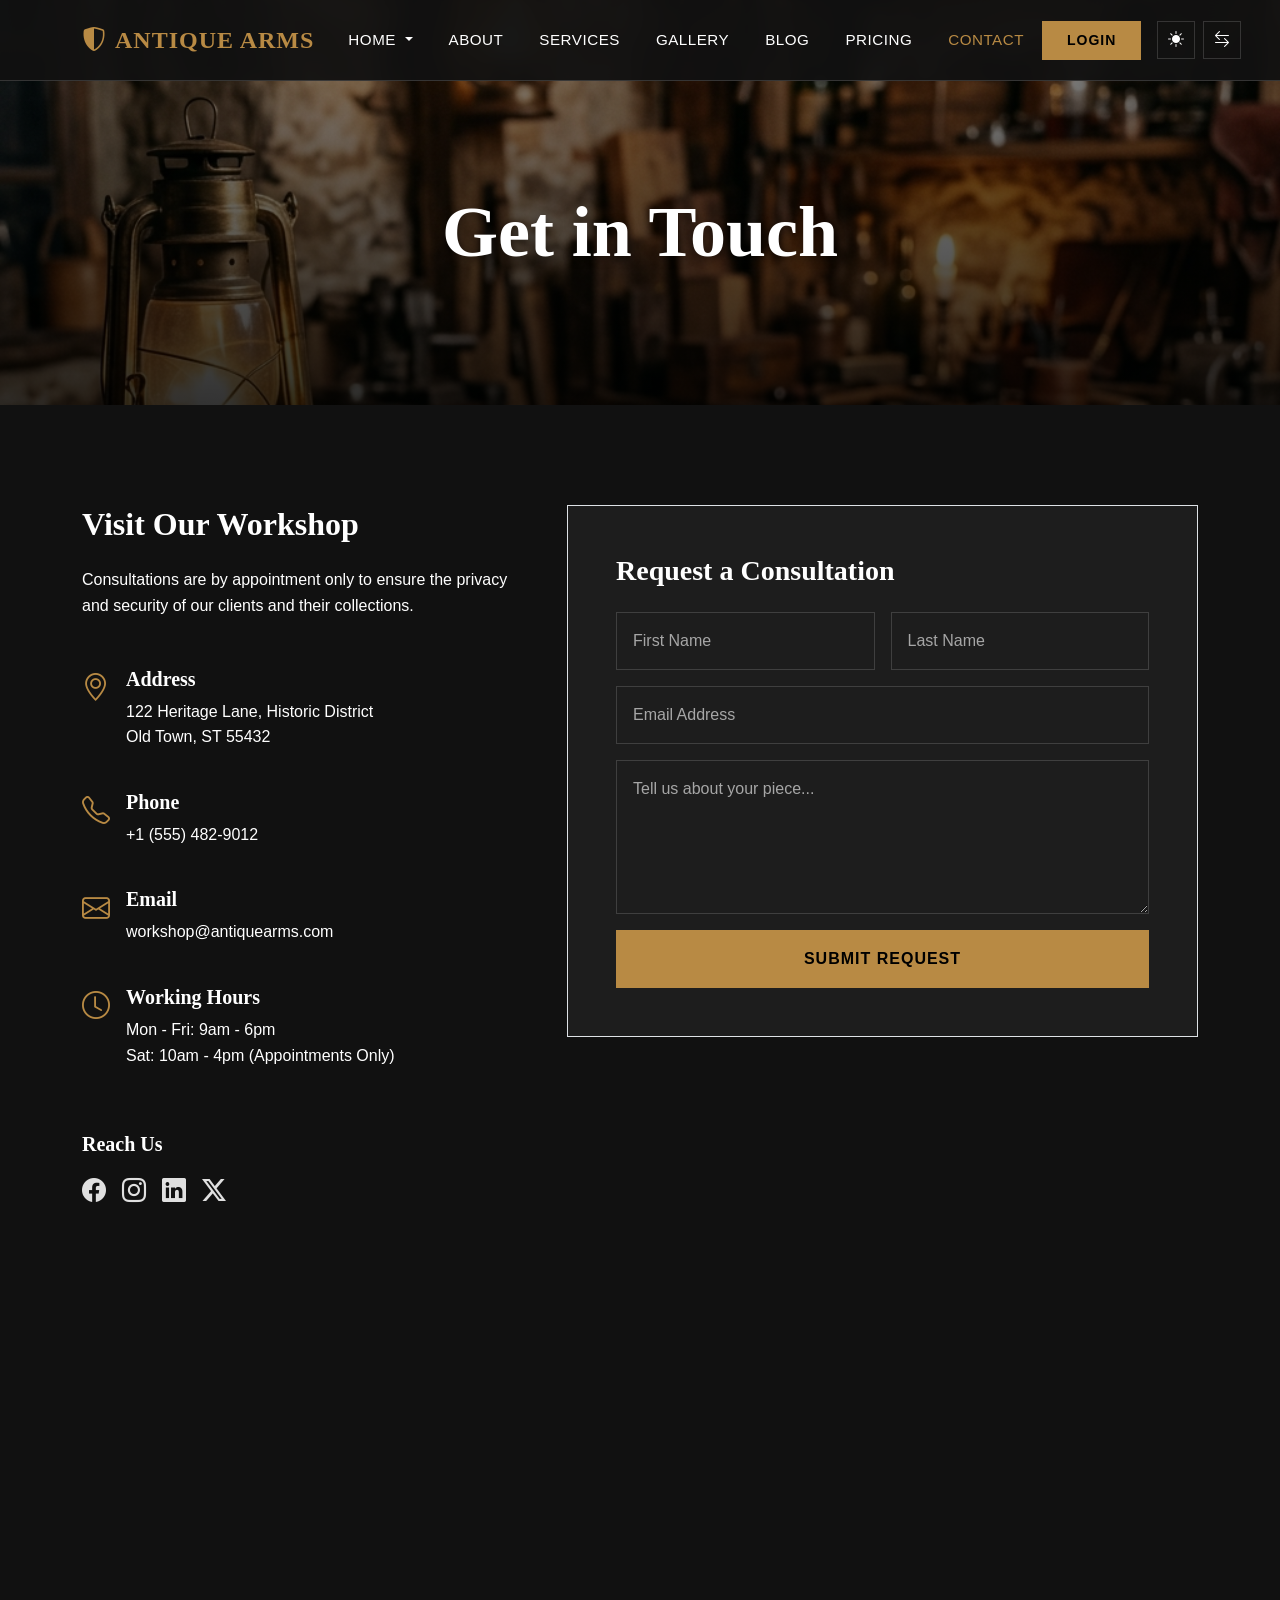
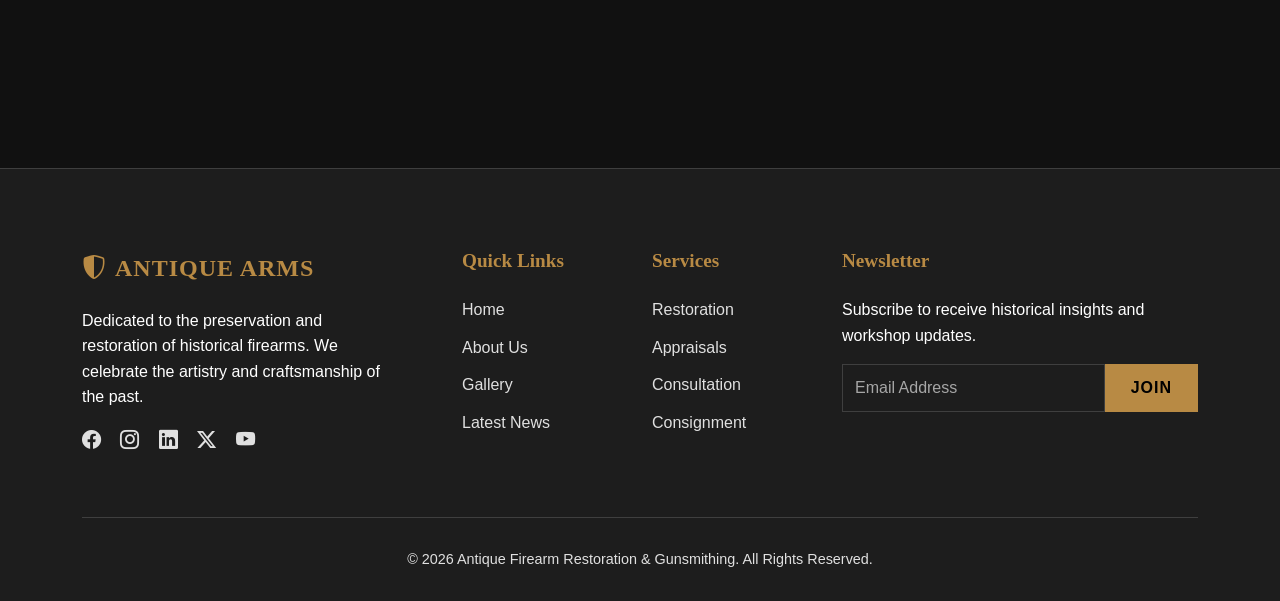
<file: contact.html>
<!DOCTYPE html>
<html lang="en" dir="ltr" data-theme="dark">
<head>
    <link rel="icon" type="image/svg+xml" href="assets/images/favicon.svg">
    <meta charset="UTF-8">
    <meta name="viewport" content="width=device-width, initial-scale=1.0">
    <title>Contact Us | Antique Firearm Restoration</title>
    <link href="https://cdn.jsdelivr.net/npm/bootstrap@5.3.0/dist/css/bootstrap.min.css" rel="stylesheet">
    <link href="https://cdn.jsdelivr.net/npm/bootstrap-icons@1.11.0/font/bootstrap-icons.css" rel="stylesheet">
    <link rel="stylesheet" href="assets/css/style.css">
</head>
<body>
    <nav class="navbar navbar-expand-xl fixed-top">
        <div class="container">
            <a class="navbar-brand" href="index.html">
                <i class="bi bi-shield-shaded me-2"></i>ANTIQUE ARMS
            </a>
            <button class="navbar-toggler border-0" type="button" data-bs-toggle="collapse" data-bs-target="#navbarNav">
                <span class="bi bi-list text-white fs-1"></span>
            </button>
            <div class="collapse navbar-collapse" id="navbarNav">
                <ul class="navbar-nav mx-auto text-center-mobile">
                    <li class="nav-item dropdown">
                        <a class="nav-link dropdown-toggle" href="#" id="homeDropdown" role="button" data-bs-toggle="dropdown" aria-expanded="false">
                            Home
                        </a>
                        <ul class="dropdown-menu" aria-labelledby="homeDropdown">
                            <li><a class="dropdown-item" href="index.html">Classic Home</a></li>
                            <li><a class="dropdown-item" href="home-2.html">Modern Home</a></li>
                        </ul>
                    </li>
                    <li class="nav-item"><a class="nav-link" href="about.html">About</a></li>
                    <li class="nav-item"><a class="nav-link" href="services.html">Services</a></li>
                    <li class="nav-item"><a class="nav-link" href="gallery.html">Gallery</a></li>
                    <li class="nav-item"><a class="nav-link" href="blog.html">Blog</a></li>
                    <li class="nav-item"><a class="nav-link" href="pricing.html">Pricing</a></li>
                    <li class="nav-item"><a class="nav-link active" href="contact.html">Contact</a></li>
                </ul>
                <div class="d-flex align-items-center justify-content-center mt-3 mt-lg-0 gap-3 flex-column flex-lg-row">
                    <div class="d-flex gap-2 order-1 order-lg-2">
                        <button class="btn nav-btn" id="theme-toggle" title="Toggle Theme"><i class="bi bi-sun-fill"></i></button>
                        <button class="btn nav-btn" id="rtl-toggle" title="Toggle RTL"><i class="bi bi-arrow-left-right"></i></button>
                    </div>
                    <a href="login.html" class="btn btn-premium btn-sm px-4 py-2 order-2 order-lg-1">Login</a>
                </div>
            </div>
        </div>
    </nav>
    <header class="hero-section" style="height: 45vh; background-image: url('assets/images/contact_hero.png');">
        <div class="hero-overlay"></div>
        <div class="container hero-content">
            <h1 class="reveal">Get in Touch</h1>
        </div>
    </header>

    <section class="bg-dark-premium">
        <div class="container">
            <div class="row g-5">
                <div class="col-lg-5 text-center text-lg-start reveal">
                    <h2 class="mb-4">Visit Our Workshop</h2>
                    <p class="text-muted-text">Consultations are by appointment only to ensure the privacy and security of our clients and their collections.</p>
                    
                    <div class="mt-5 text-center text-lg-start">
                        <div class="d-flex flex-column flex-lg-row align-items-center align-items-lg-start mb-4">
                            <i class="bi bi-geo-alt fs-3 text-gold mb-2 mb-lg-0 me-lg-3"></i>
                            <div>
                                <h5>Address</h5>
                                <p class="text-muted-text">122 Heritage Lane, Historic District<br>Old Town, ST 55432</p>
                            </div>
                        </div>
                        <div class="d-flex flex-column flex-lg-row align-items-center align-items-lg-start mb-4">
                            <i class="bi bi-telephone fs-3 text-gold mb-2 mb-lg-0 me-lg-3"></i>
                            <div>
                                <h5>Phone</h5>
                                <p class="text-muted-text">+1 (555) 482-9012</p>
                            </div>
                        </div>
                        <div class="d-flex flex-column flex-lg-row align-items-center align-items-lg-start mb-4">
                            <i class="bi bi-envelope fs-3 text-gold mb-2 mb-lg-0 me-lg-3"></i>
                            <div>
                                <h5>Email</h5>
                                <p class="text-muted-text">workshop@antiquearms.com</p>
                            </div>
                        </div>
                        <div class="d-flex flex-column flex-lg-row align-items-center align-items-lg-start">
                            <i class="bi bi-clock fs-3 text-gold mb-2 mb-lg-0 me-lg-3"></i>
                            <div>
                                <h5>Working Hours</h5>
                                <p class="text-muted-text">Mon - Fri: 9am - 6pm<br>Sat: 10am - 4pm (Appointments Only)</p>
                            </div>
                        </div>
                        <div class="mt-5 reveal">
                            <h5 class="mb-3">Reach Us</h5>
                            <div class="social-icons d-flex justify-content-center justify-content-lg-start">
                                <a href="#" class="me-3 fs-4 text-gold"><i class="bi bi-facebook"></i></a>
                                <a href="#" class="me-3 fs-4 text-gold"><i class="bi bi-instagram"></i></a>
                                <a href="#" class="me-3 fs-4 text-gold"><i class="bi bi-linkedin"></i></a>
                                <a href="#" class="fs-4 text-gold"><i class="bi bi-twitter-x"></i></a>
                            </div>
                        </div>
                    </div>
                </div>
                <div class="col-lg-7 reveal">
                    <div class="bg-dark-secondary p-5 border border-gold">
                        <h3 class="mb-4 text-center text-lg-start">Request a Consultation</h3>
                        <form id="contactForm">
                            <div class="row g-3">
                                <div class="col-md-6">
                                    <input type="text" class="form-control border-gold p-3" placeholder="First Name" required>
                                </div>
                                <div class="col-md-6">
                                    <input type="text" class="form-control border-gold p-3" placeholder="Last Name" required>
                                </div>
                                <div class="col-md-12">
                                    <input type="email" class="form-control border-gold p-3" placeholder="Email Address" required>
                                </div>
                                <div class="col-md-12">
                                    <textarea class="form-control border-gold p-3" rows="5" placeholder="Tell us about your piece..."></textarea>
                                </div>
                                <div class="col-md-12">
                                    <button class="btn btn-premium w-100 py-3" type="submit">Submit Request</button>
                                </div>
                            </div>
                        </form>
                    </div>
                </div>
            </div>
        </div>
    </section>

    <!-- Map Section -->
    <section class="p-0 reveal">
        <div class="container-fluid p-0">
            <iframe 
                src="https://www.google.com/maps/embed?pb=!1m18!1m12!1m3!1d3022.142293461936!2d-73.98731968459418!3d40.75889497932681!2m3!1f0!2f0!3f0!3m2!1i1024!2i768!4f13.1!3m3!1m2!1s0x89c25850755a153f%3A0x6b10787353f2c5e5!2sTimes%20Square!5e0!3m2!1sen!2sus!4v1625000000000!5m2!1sen!2sus" 
                width="100%" height="450" style="border:0; filter: grayscale(1) opacity(0.7);" allowfullscreen="" loading="lazy">
            </iframe>
        </div>
    </section>

    <!-- Footer -->
    <footer>
        <div class="container">
            <div class="row g-4 text-center-mobile">
                <div class="col-lg-4">
                    <a href="index.html" class="footer-logo">
                        <i class="bi bi-shield-shaded me-2"></i>ANTIQUE ARMS
                    </a>
                    <p class="text-muted-text pe-lg-5">Dedicated to the preservation and restoration of historical firearms. We celebrate the artistry and craftsmanship of the past.</p>
                    <div class="social-icons">
                        <a href="#"><i class="bi bi-facebook"></i></a>
                        <a href="#"><i class="bi bi-instagram"></i></a>
                        <a href="#"><i class="bi bi-linkedin"></i></a>
                        <a href="#"><i class="bi bi-twitter-x"></i></a>
                        <a href="#"><i class="bi bi-youtube"></i></a>
                    </div>
                </div>
                <div class="col-lg-2">
                    <h4 class="footer-heading">Quick Links</h4>
                    <ul class="footer-links">
                        <li><a href="index.html">Home</a></li>
                        <li><a href="about.html">About Us</a></li>
                        <li><a href="gallery.html">Gallery</a></li>
                        <li><a href="blog.html">Latest News</a></li>
                    </ul>
                </div>
                <div class="col-lg-2">
                    <h4 class="footer-heading">Services</h4>
                    <ul class="footer-links">
                        <li><a href="services.html">Restoration</a></li>
                        <li><a href="services.html">Appraisals</a></li>
                        <li><a href="services.html">Consultation</a></li>
                        <li><a href="services.html">Consignment</a></li>
                    </ul>
                </div>
                <div class="col-lg-4">
                    <h4 class="footer-heading">Newsletter</h4>
                    <p class="text-muted-text">Subscribe to receive historical insights and workshop updates.</p>
                    <form class="newsletter-form d-flex gap-2">
                        <input type="email" class="form-control" placeholder="Email Address">
                        <button class="btn btn-premium" type="submit">Join</button>
                    </form>
                </div>
            </div>
            <div class="footer-bottom">
                <p>&copy; 2026 Antique Firearm Restoration & Gunsmithing. All Rights Reserved.</p>
            </div>
        </div>
    </footer>

    <button id="backToTop" class="back-to-top" title="Back to Top">
        <i class="bi bi-arrow-up"></i>
    </button>

    <script src="https://cdn.jsdelivr.net/npm/bootstrap@5.3.0/dist/js/bootstrap.bundle.min.js"></script>
    <script src="assets/js/main.js"></script>
</body>
</html>
</file>
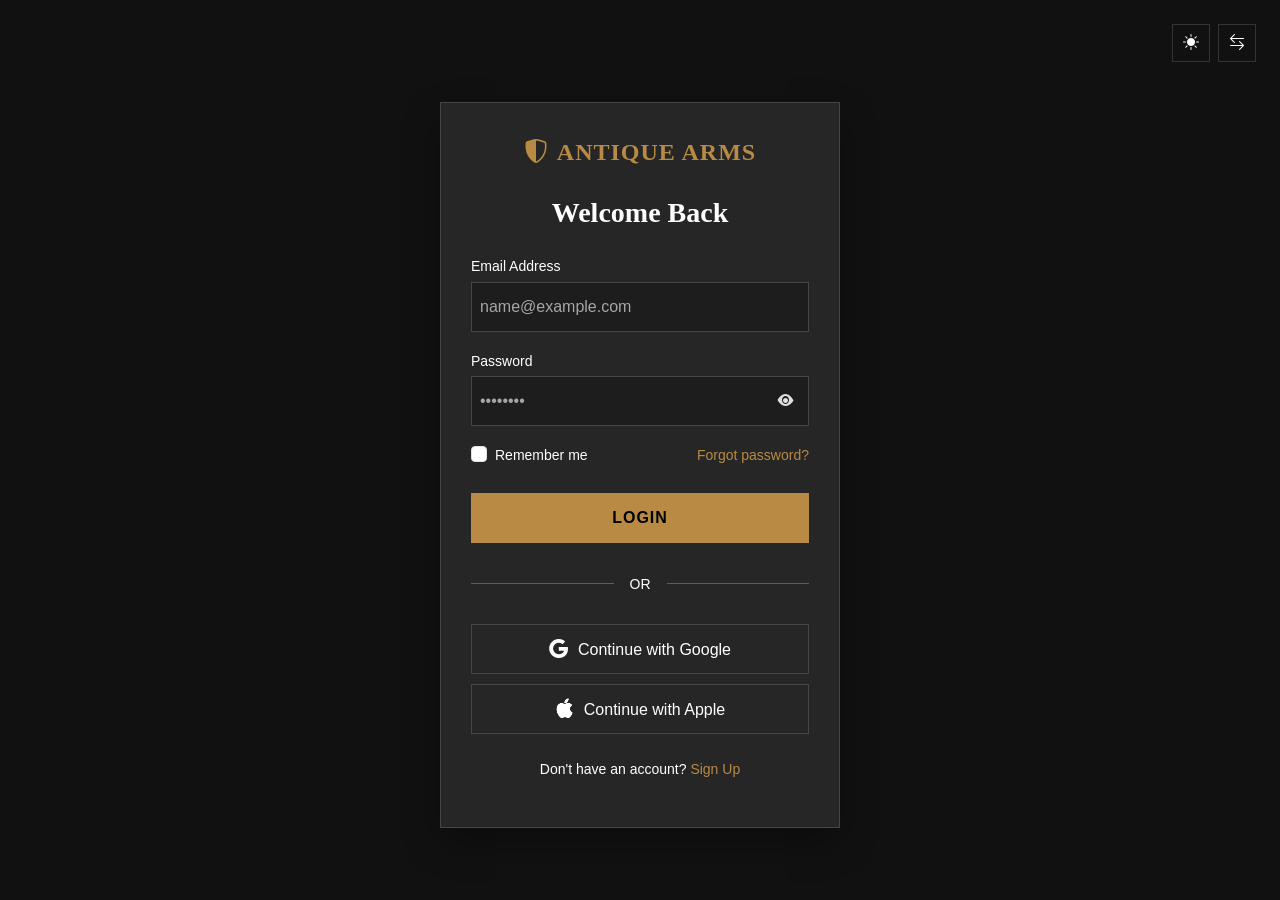
<file: login.html>
<!DOCTYPE html>
<html lang="en" data-theme="dark">
<head>
    <link rel="icon" type="image/svg+xml" href="assets/images/favicon.svg">
    <meta charset="UTF-8">
    <meta name="viewport" content="width=device-width, initial-scale=1.0">
    <title>Login | Antique Arms</title>
    <link href="https://cdn.jsdelivr.net/npm/bootstrap@5.3.0/dist/css/bootstrap.min.css" rel="stylesheet">
    <link href="https://cdn.jsdelivr.net/npm/bootstrap-icons@1.11.0/font/bootstrap-icons.css" rel="stylesheet">
    <link rel="stylesheet" href="assets/css/style.css">
    <style>
        body {
            min-height: 100vh;
            display: flex;
            align-items: center;
            justify-content: center;
            background-color: var(--primary-bg);
            padding: 80px 20px 50px;
        }
        .auth-card {
            background: var(--card-bg);
            border: 1px solid var(--border-color);
            padding: 30px;
            width: 100%;
            max-width: 400px;
            box-shadow: 0 15px 35px rgba(0,0,0,0.3);
            margin: auto;
        }
        .auth-card .form-control,
        .auth-card .btn-premium,
        .auth-card .btn-social {
            height: 50px;
            display: flex;
            align-items: center;
        }
        .auth-card .btn-premium,
        .auth-card .btn-social {
            justify-content: center;
        }
    </style>
</head>
<body>
    <div class="position-fixed top-0 end-0 p-4 d-flex gap-2" style="z-index: 1000;">
        <button class="btn nav-btn" id="theme-toggle" title="Toggle Theme"><i class="bi bi-sun-fill"></i></button>
        <button class="btn nav-btn" id="rtl-toggle" title="Toggle RTL"><i class="bi bi-arrow-left-right"></i></button>
    </div>

    <div class="auth-card text-center">
        <a href="index.html" class="navbar-brand d-block mb-4">
            <i class="bi bi-shield-shaded me-2"></i>ANTIQUE ARMS
        </a>
        <h3 class="mb-4">Welcome Back</h3>
        
        <form>
            <div class="mb-3 text-start">
                <label class="small mb-1">Email Address</label>
                <input type="email" class="form-control p-2" placeholder="name@example.com">
            </div>
            <div class="mb-3 text-start">
                <label class="small mb-1">Password</label>
                <div class="password-wrapper">
                    <input type="password" class="form-control p-2" placeholder="••••••••">
                    <span class="password-toggle"><i class="bi bi-eye-fill"></i></span>
                </div>
            </div>
            
            <div class="mb-4 d-flex justify-content-between align-items-center">
                <div class="form-check">
                    <input class="form-check-input" type="checkbox" id="rememberMe">
                    <label class="form-check-label small text-muted-text" for="rememberMe">
                        Remember me
                    </label>
                </div>
                <a href="#" class="small text-gold">Forgot password?</a>
            </div>

            <button class="btn btn-premium w-100 py-2 mb-4">Login</button>

            <div class="d-flex align-items-center mb-4">
                <hr class="flex-grow-1">
                <span class="px-3 small text-muted-text">OR</span>
                <hr class="flex-grow-1">
            </div>

            <div class="social-logins mb-4">
                <button class="btn-social" type="button">
                    <i class="bi bi-google"></i> Continue with Google
                </button>
                <button class="btn-social" type="button">
                    <i class="bi bi-apple"></i> Continue with Apple
                </button>
            </div>

            <p class="small text-muted-text">Don't have an account? <a href="register.html" class="text-gold">Sign Up</a></p>
        </form>
    </div>

    <script src="https://cdn.jsdelivr.net/npm/bootstrap@5.3.0/dist/js/bootstrap.bundle.min.js"></script>
    <script src="assets/js/main.js"></script>
</body>
</html>
</file>
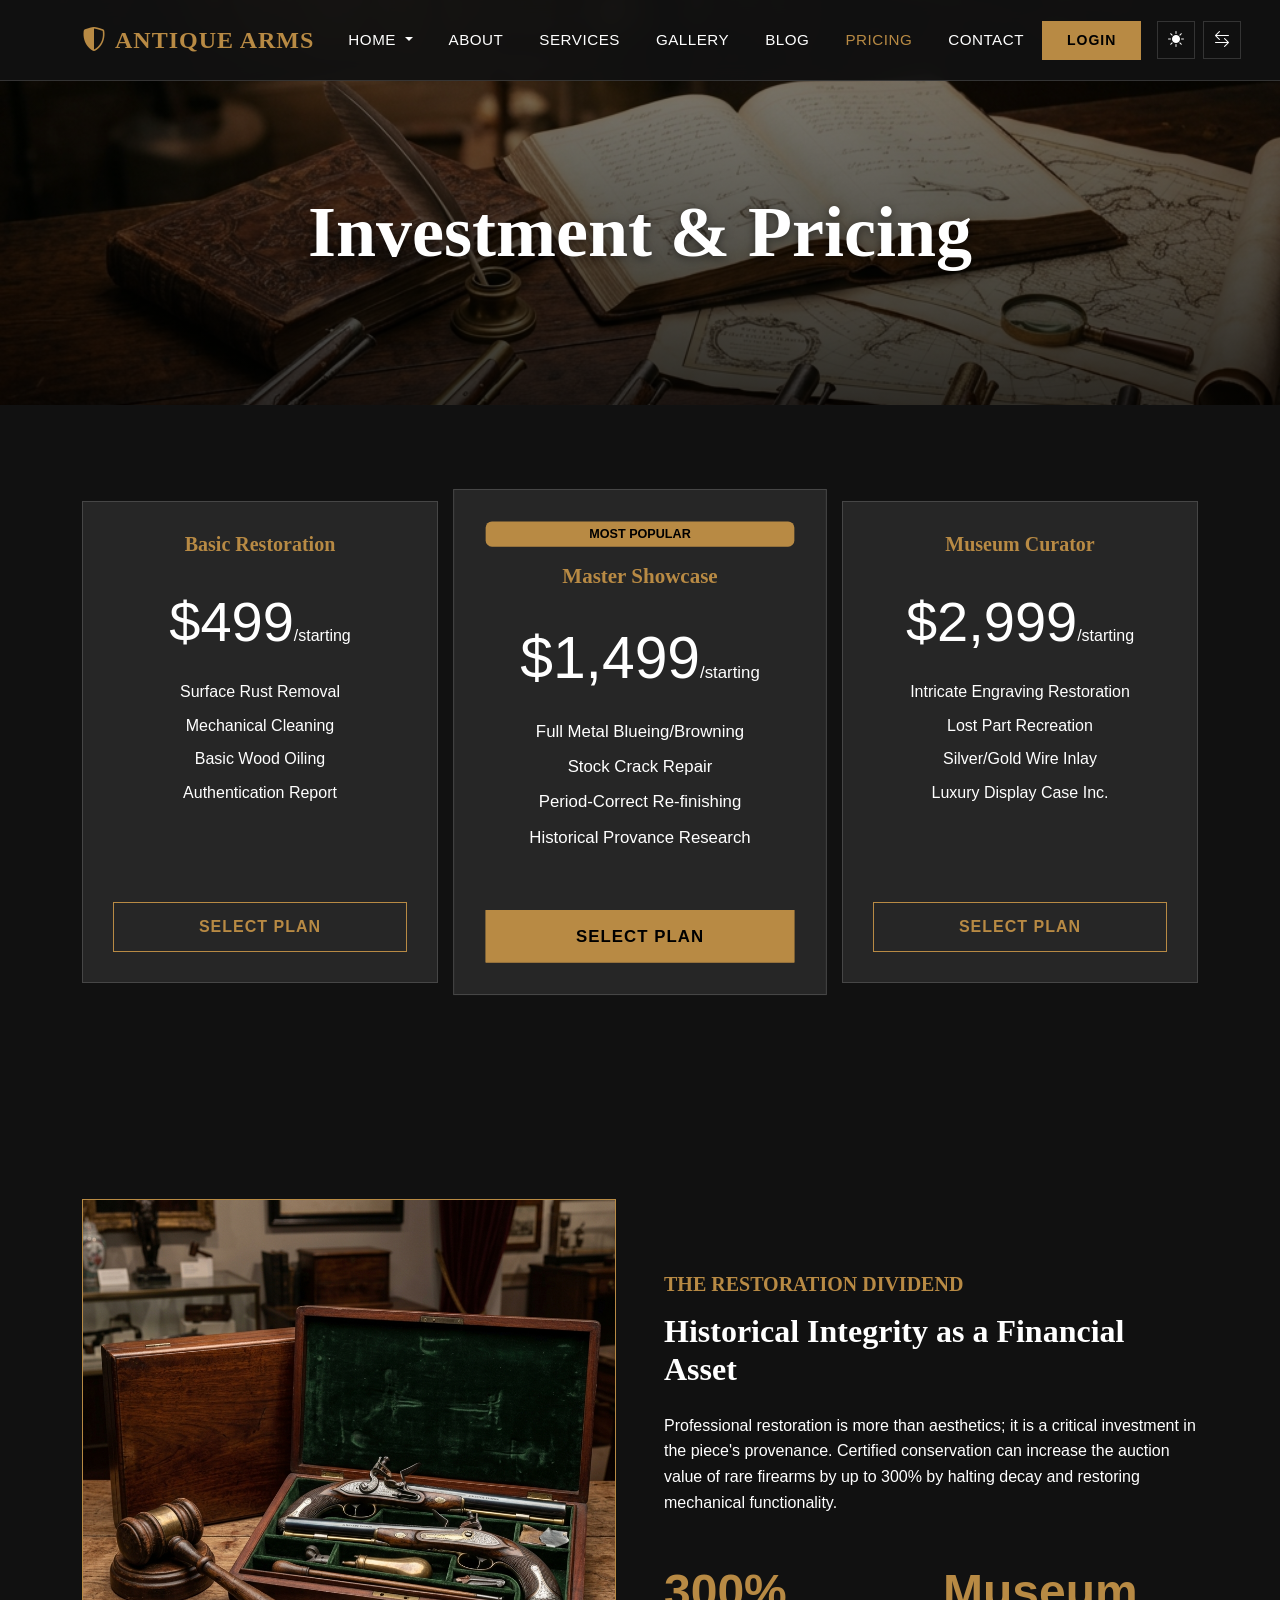
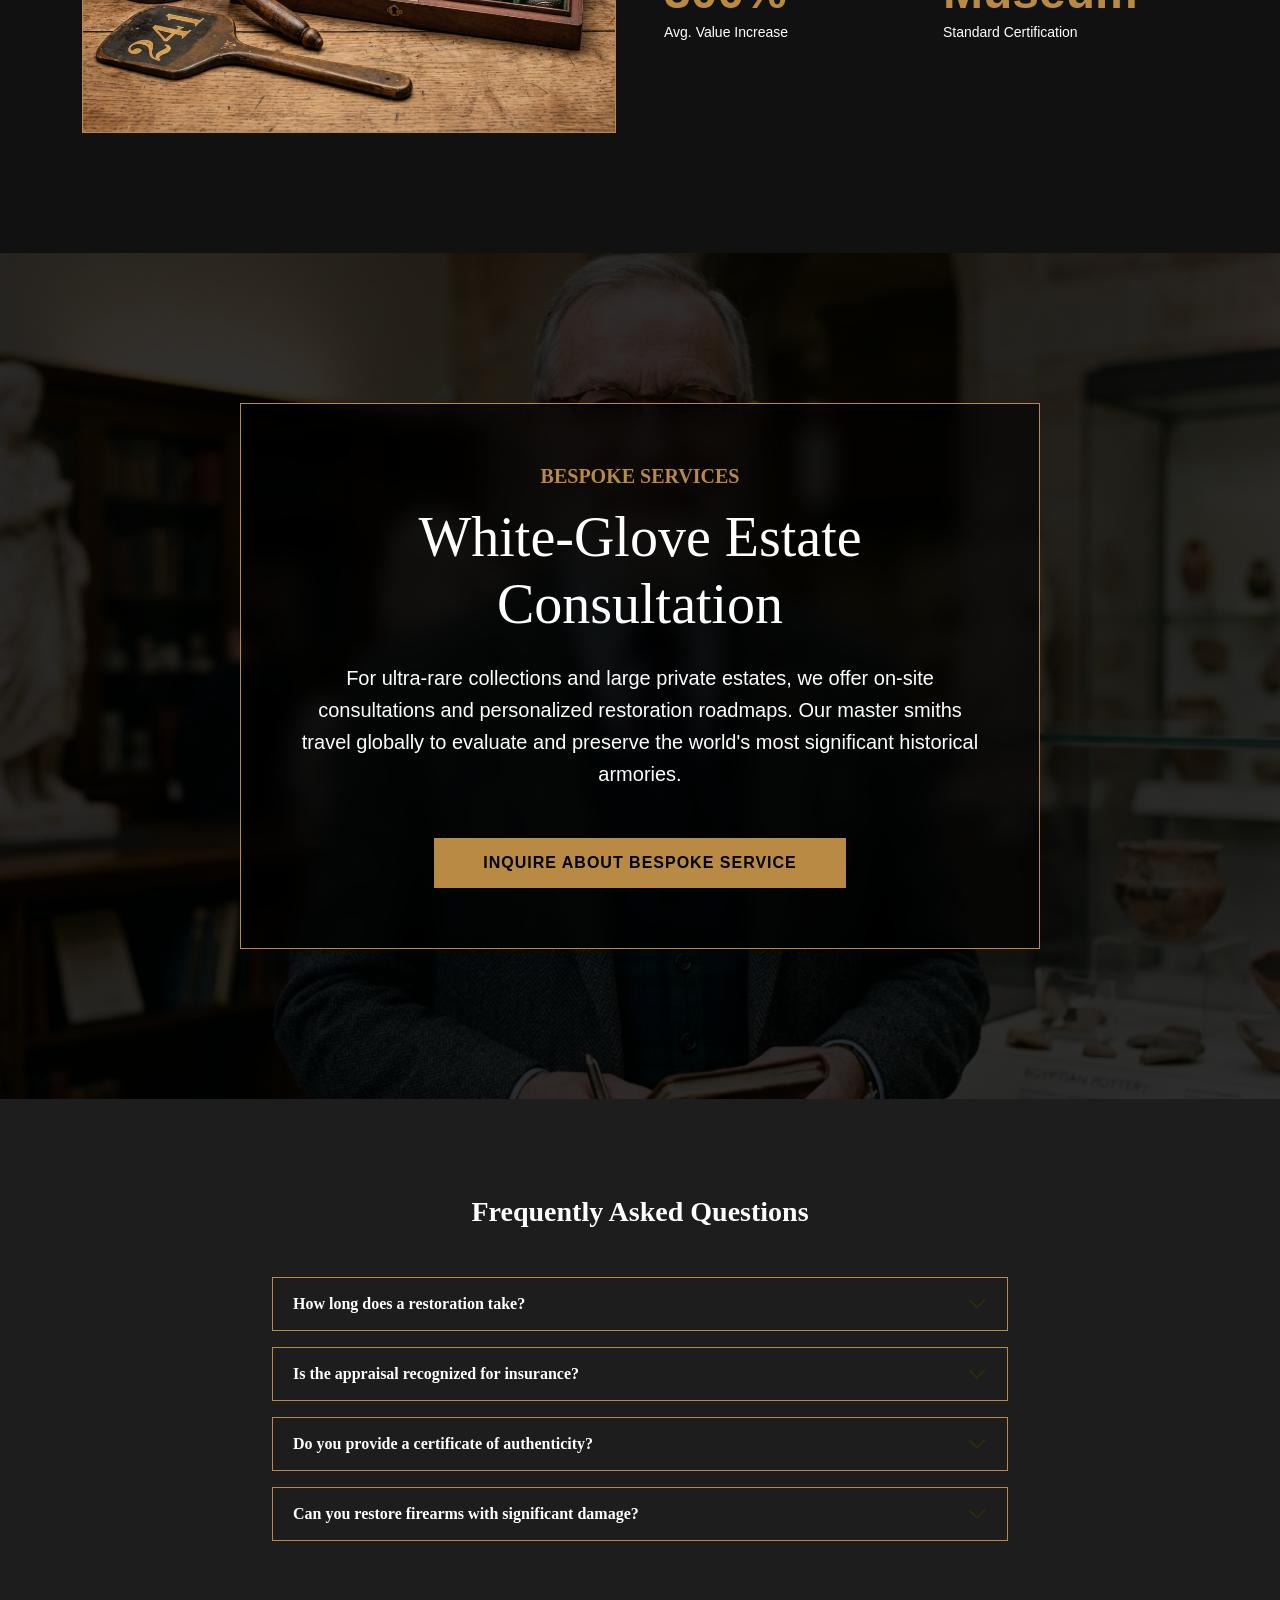
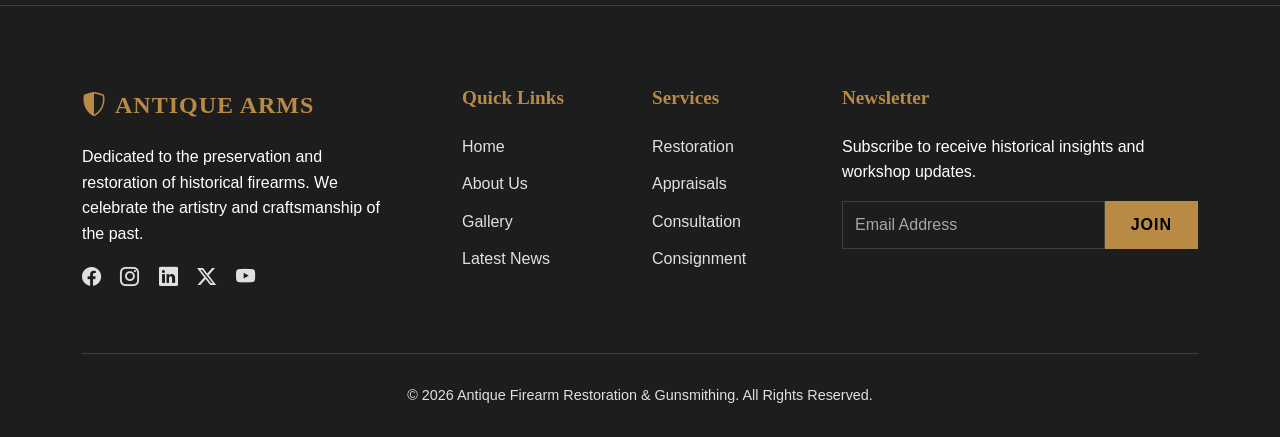
<file: pricing.html>
<!DOCTYPE html>
<html lang="en" dir="ltr" data-theme="dark">
<head>
    <link rel="icon" type="image/svg+xml" href="assets/images/favicon.svg">
    <meta charset="UTF-8">
    <meta name="viewport" content="width=device-width, initial-scale=1.0">
    <title>Pricing Plans | Antique Firearm Restoration</title>
    <link href="https://cdn.jsdelivr.net/npm/bootstrap@5.3.0/dist/css/bootstrap.min.css" rel="stylesheet">
    <link href="https://cdn.jsdelivr.net/npm/bootstrap-icons@1.11.0/font/bootstrap-icons.css" rel="stylesheet">
    <link rel="stylesheet" href="assets/css/style.css">
    <link rel="stylesheet" href="assets/css/rtl.css">
    <style>
        .accordion-item {
            background-color: var(--secondary-bg) !important;
            border: 1px solid var(--accent-gold) !important;
            margin-bottom: 1rem;
        }
        .accordion-button {
            background-color: var(--secondary-bg) !important;
            color: var(--text-color) !important;
            box-shadow: none !important;
        }
        .accordion-button:not(.collapsed) {
            background-color: var(--accent-gold) !important;
            color: #000000 !important;
        }
        .accordion-button::after {
            filter: sepia(100%) hue-rotate(10deg) saturate(500%); /* Gold tint for the arrow */
        }
        .accordion-button:not(.collapsed)::after {
            filter: brightness(0); /* Black arrow on gold background */
        }
        .accordion-body {
            color: var(--text-color) !important;
            background-color: var(--secondary-bg) !important;
        }

        /* Unique Pricing Sections */
        .value-growth-section {
            padding: 120px 0;
            background: var(--primary-bg);
            overflow: hidden;
        }
        .sliding-image-box {
            position: relative;
            overflow: hidden;
            border: 1px solid var(--accent-gold);
        }
        .sliding-image-box::after {
            content: '';
            position: absolute;
            top: 0;
            left: 0;
            width: 100%;
            height: 100%;
            background: var(--accent-gold);
            transform: translateX(0);
            transition: transform 1.2s cubic-bezier(0.77, 0, 0.175, 1);
            z-index: 2;
        }
        .value-growth-section.active .sliding-image-box::after {
            transform: translateX(101%);
        }
        .value-growth-section img {
            transform: scale(1.2);
            transition: transform 2s ease-out;
        }
        .value-growth-section.active img {
            transform: scale(1);
        }

        .consultation-bespoke {
            padding: 150px 0;
            background: linear-gradient(rgba(0,0,0,0.8), rgba(0,0,0,0.8)), url('assets/images/expert_james.png');
            background-attachment: fixed;
            background-size: cover;
            background-position: center;
            color: white;
            text-align: center;
        }
        .bespoke-card {
            background: rgba(0, 0, 0, 0.6);
            backdrop-filter: blur(10px);
            border: 1px solid var(--accent-gold);
            padding: 60px;
            display: inline-block;
            max-width: 800px;
            transform: translateY(50px);
            opacity: 0;
            transition: all 1s ease-out;
        }
        .consultation-bespoke.active .bespoke-card {
            transform: translateY(0);
            opacity: 1;
        }

        /* Theme Fixes for Bespoke Section */
        [data-theme="light"] .consultation-bespoke,
        [data-theme="light"] .consultation-bespoke h2,
        [data-theme="light"] .consultation-bespoke p {
            color: #ffffff !important;
        }
        [data-theme="light"] .bespoke-card {
            background: rgba(0, 0, 0, 0.75) !important;
        }
    </style>
</head>
<body>
    <nav class="navbar navbar-expand-xl fixed-top">
        <div class="container">
            <a class="navbar-brand" href="index.html">
                <i class="bi bi-shield-shaded me-2"></i>ANTIQUE ARMS
            </a>
            <button class="navbar-toggler border-0" type="button" data-bs-toggle="collapse" data-bs-target="#navbarNav">
                <span class="bi bi-list text-white fs-1"></span>
            </button>
            <div class="collapse navbar-collapse" id="navbarNav">
                <ul class="navbar-nav mx-auto text-center-mobile">
                    <li class="nav-item dropdown">
                        <a class="nav-link dropdown-toggle" href="#" id="homeDropdown" role="button" data-bs-toggle="dropdown" aria-expanded="false">
                            Home
                        </a>
                        <ul class="dropdown-menu" aria-labelledby="homeDropdown">
                            <li><a class="dropdown-item" href="index.html">Classic Home</a></li>
                            <li><a class="dropdown-item" href="home-2.html">Modern Home</a></li>
                        </ul>
                    </li>
                    <li class="nav-item"><a class="nav-link" href="about.html">About</a></li>
                    <li class="nav-item"><a class="nav-link" href="services.html">Services</a></li>
                    <li class="nav-item"><a class="nav-link" href="gallery.html">Gallery</a></li>
                    <li class="nav-item"><a class="nav-link" href="blog.html">Blog</a></li>
                    <li class="nav-item"><a class="nav-link active" href="pricing.html">Pricing</a></li>
                    <li class="nav-item"><a class="nav-link" href="contact.html">Contact</a></li>
                </ul>
                <div class="d-flex align-items-center justify-content-center mt-3 mt-lg-0 gap-3 flex-column flex-lg-row">
                    <div class="d-flex gap-2 order-1 order-lg-2">
                        <button class="btn nav-btn" id="theme-toggle" title="Toggle Theme"><i class="bi bi-sun-fill"></i></button>
                        <button class="btn nav-btn" id="rtl-toggle" title="Toggle RTL"><i class="bi bi-arrow-left-right"></i></button>
                    </div>
                    <a href="login.html" class="btn btn-premium btn-sm px-4 py-2 order-2 order-lg-1">Login</a>
                </div>
            </div>
        </div>
    </nav>

    <header class="hero-section" style="height: 45vh; background-image: url('assets/images/pricing_hero.png');">
        <div class="hero-overlay"></div>
        <div class="container hero-content">
            <h1 class="reveal">Investment & Pricing</h1>
        </div>
    </header>
    
    <section class="bg-dark-premium py-5">
        <div class="container py-5">
            <div class="row g-4 justify-content-center">
                <div class="col-lg-4 col-md-6 reveal">
                    <div class="premium-card text-center h-100">
                        <h5 class="text-gold">Basic Restoration</h5>
                        <div class="display-4 my-4">$499<small class="fs-6">/starting</small></div>
                        <ul class="list-unstyled text-muted-text mb-5">
                            <li class="mb-2">Surface Rust Removal</li>
                            <li class="mb-2">Mechanical Cleaning</li>
                            <li class="mb-2">Basic Wood Oiling</li>
                            <li class="mb-2">Authentication Report</li>
                        </ul>
                        <div class="mt-auto">
                            <a href="contact.html" class="btn btn-outline-premium w-100">Select Plan</a>
                        </div>
                    </div>
                </div>
                <div class="col-lg-4 col-md-6 reveal">
                    <div class="premium-card text-center border-gold h-100" style="transform: scale(1.05); z-index: 1;">
                        <span class="badge mb-3" style="background-color: var(--accent-gold); color: #000; font-weight: bold; padding: 0.5em 1.2em;">MOST POPULAR</span>
                        <h5 class="text-gold">Master Showcase</h5>
                        <div class="display-4 my-4">$1,499<small class="fs-6">/starting</small></div>
                        <ul class="list-unstyled text-muted-text mb-5">
                            <li class="mb-2">Full Metal Blueing/Browning</li>
                            <li class="mb-2">Stock Crack Repair</li>
                            <li class="mb-2">Period-Correct Re-finishing</li>
                            <li class="mb-2">Historical Provance Research</li>
                        </ul>
                        <div class="mt-auto">
                            <a href="contact.html" class="btn btn-premium w-100">Select Plan</a>
                        </div>
                    </div>
                </div>
                <div class="col-lg-4 col-md-6 reveal">
                    <div class="premium-card text-center h-100">
                        <h5 class="text-gold">Museum Curator</h5>
                        <div class="display-4 my-4">$2,999<small class="fs-6">/starting</small></div>
                        <ul class="list-unstyled text-muted-text mb-5">
                            <li class="mb-2">Intricate Engraving Restoration</li>
                            <li class="mb-2">Lost Part Recreation</li>
                            <li class="mb-2">Silver/Gold Wire Inlay</li>
                            <li class="mb-2">Luxury Display Case Inc.</li>
                        </ul>
                        <div class="mt-auto">
                            <a href="contact.html" class="btn btn-outline-premium w-100">Select Plan</a>
                        </div>
                    </div>
                </div>
            </div>
        </div>
    </section>

    <section class="value-growth-section reveal">
        <div class="container">
            <div class="row align-items-center g-5">
                <div class="col-lg-6">
                    <div class="sliding-image-box">
                        <img src="assets/images/value_increase.png" alt="Antique Value" class="img-fluid w-100">
                    </div>
                </div>
                <div class="col-lg-6 text-center text-lg-start">
                    <h5 class="text-gold mb-3">THE RESTORATION DIVIDEND</h5>
                    <h2 class="mb-4">Historical Integrity as a Financial Asset</h2>
                    <p class="text-muted-text">Professional restoration is more than aesthetics; it is a critical investment in the piece's provenance. Certified conservation can increase the auction value of rare firearms by up to 300% by halting decay and restoring mechanical functionality.</p>
                    <div class="row mt-4 g-4 justify-content-center justify-content-lg-start">
                        <div class="col-6">
                            <div class="display-5 text-gold fw-bold">300%</div>
                            <p class="small text-muted-text">Avg. Value Increase</p>
                        </div>
                        <div class="col-6">
                            <div class="display-5 text-gold fw-bold">Museum</div>
                            <p class="small text-muted-text">Standard Certification</p>
                        </div>
                    </div>
                </div>
            </div>
        </div>
    </section>

    <section class="consultation-bespoke reveal">
        <div class="container">
            <div class="bespoke-card">
                <h5 class="text-gold mb-3">BESPOKE SERVICES</h5>
                <h2 class="display-4 mb-4">White-Glove Estate Consultation</h2>
                <p class="mb-5 fs-5">For ultra-rare collections and large private estates, we offer on-site consultations and personalized restoration roadmaps. Our master smiths travel globally to evaluate and preserve the world's most significant historical armories.</p>
                <div class="d-flex justify-content-center gap-3">
                    <a href="contact.html" class="btn btn-premium px-5">Inquire About Bespoke Service</a>
                </div>
            </div>
        </div>
    </section>

    <section class="bg-dark-secondary py-5">
        <div class="container">
            <div class="mt-5 reveal">
                <h3 class="text-center mb-5">Frequently Asked Questions</h3>
                <div class="row justify-content-center">
                    <div class="col-lg-8">
                        <div class="accordion accordion-flush" id="faqAccordion">
                            <div class="accordion-item bg-dark-secondary border border-gold mb-3">
                                <h2 class="accordion-header">
                                    <button class="accordion-button collapsed bg-dark-secondary text-white fw-bold" type="button" data-bs-toggle="collapse" data-bs-target="#faq1">
                                        How long does a restoration take?
                                    </button>
                                </h2>
                                <div id="faq1" class="accordion-collapse collapse" data-bs-parent="#faqAccordion">
                                    <div class="accordion-body text-muted-text">
                                        Typically between 4-12 weeks depending on the complexity and parts availability. Master Showcase and Museum Curator projects may take longer due to intensive research and fabrication.
                                    </div>
                                </div>
                            </div>
                            
                            <div class="accordion-item mb-3">
                                <h2 class="accordion-header">
                                    <button class="accordion-button collapsed fw-bold" type="button" data-bs-toggle="collapse" data-bs-target="#faq2">
                                        Is the appraisal recognized for insurance?
                                    </button>
                                </h2>
                                <div id="faq2" class="accordion-collapse collapse" data-bs-parent="#faqAccordion">
                                    <div class="accordion-body text-muted-text">
                                        Yes, our appraisals are certified and recognized by all major historical item insurers and auction houses worldwide.
                                    </div>
                                </div>
                            </div>

                            <div class="accordion-item mb-3">
                                <h2 class="accordion-header">
                                    <button class="accordion-button collapsed fw-bold" type="button" data-bs-toggle="collapse" data-bs-target="#faq3">
                                        Do you provide a certificate of authenticity?
                                    </button>
                                </h2>
                                <div id="faq3" class="accordion-collapse collapse" data-bs-parent="#faqAccordion">
                                    <div class="accordion-body text-muted-text">
                                        Yes, every major restoration project comes with a detailed Certificate of Authenticity and a digital dossier documenting the work performed and the piece's historical context.
                                    </div>
                                </div>
                            </div>

                            <div class="accordion-item bg-dark-secondary border border-gold mb-3">
                                <h2 class="accordion-header">
                                    <button class="accordion-button collapsed bg-dark-secondary text-white fw-bold" type="button" data-bs-toggle="collapse" data-bs-target="#faq4">
                                        Can you restore firearms with significant damage?
                                    </button>
                                </h2>
                                <div id="faq4" class="accordion-collapse collapse" data-bs-parent="#faqAccordion">
                                    <div class="accordion-body text-muted-text">
                                        In most cases, yes. We specialize in micro-welding and part fabrication to restore integrity to even heavily damaged pieces, provided the restoration doesn't compromise historical value.
                                    </div>
                                </div>
                            </div>
                        </div>
                    </div>
                </div>
            </div>
        </div>
    </section>

    <!-- Footer -->
    <footer>
        <div class="container">
            <div class="row g-4 text-center-mobile">
                <div class="col-lg-4">
                    <a href="index.html" class="footer-logo">
                        <i class="bi bi-shield-shaded me-2"></i>ANTIQUE ARMS
                    </a>
                    <p class="text-muted-text pe-lg-5">Dedicated to the preservation and restoration of historical firearms. We celebrate the artistry and craftsmanship of the past.</p>
                    <div class="social-icons">
                        <a href="#"><i class="bi bi-facebook"></i></a>
                        <a href="#"><i class="bi bi-instagram"></i></a>
                        <a href="#"><i class="bi bi-linkedin"></i></a>
                        <a href="#"><i class="bi bi-twitter-x"></i></a>
                        <a href="#"><i class="bi bi-youtube"></i></a>
                    </div>
                </div>
                <div class="col-lg-2">
                    <h4 class="footer-heading">Quick Links</h4>
                    <ul class="footer-links">
                        <li><a href="index.html">Home</a></li>
                        <li><a href="about.html">About Us</a></li>
                        <li><a href="gallery.html">Gallery</a></li>
                        <li><a href="blog.html">Latest News</a></li>
                    </ul>
                </div>
                <div class="col-lg-2">
                    <h4 class="footer-heading">Services</h4>
                    <ul class="footer-links">
                        <li><a href="services.html">Restoration</a></li>
                        <li><a href="services.html">Appraisals</a></li>
                        <li><a href="services.html">Consultation</a></li>
                        <li><a href="services.html">Consignment</a></li>
                    </ul>
                </div>
                <div class="col-lg-4">
                    <h4 class="footer-heading">Newsletter</h4>
                    <p class="text-muted-text">Subscribe to receive historical insights and workshop updates.</p>
                    <form class="newsletter-form d-flex gap-2">
                        <input type="email" class="form-control" placeholder="Email Address">
                        <button class="btn btn-premium" type="submit">Join</button>
                    </form>
                </div>
            </div>
            <div class="footer-bottom">
                <p>&copy; 2026 Antique Firearm Restoration & Gunsmithing. All Rights Reserved.</p>
            </div>
        </div>
    </footer>

    <button id="backToTop" class="back-to-top" title="Back to Top">
        <i class="bi bi-arrow-up"></i>
    </button>

    <script src="https://cdn.jsdelivr.net/npm/bootstrap@5.3.0/dist/js/bootstrap.bundle.min.js"></script>
    <script src="assets/js/main.js"></script>
</body>
</html>
</file>
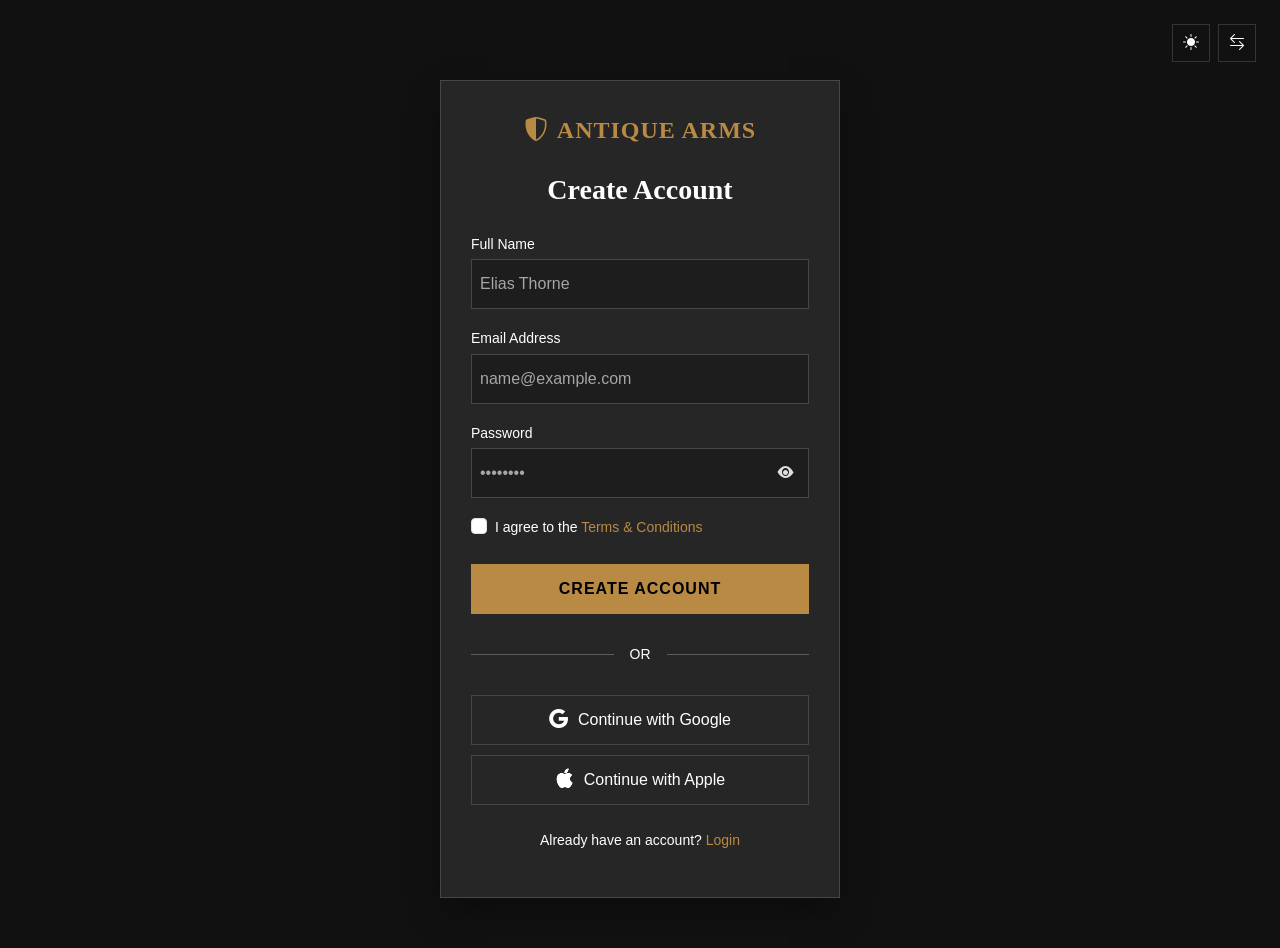
<file: register.html>
<!DOCTYPE html>
<html lang="en" data-theme="dark">
<head>
    <link rel="icon" type="image/svg+xml" href="assets/images/favicon.svg">
    <meta charset="UTF-8">
    <meta name="viewport" content="width=device-width, initial-scale=1.0">
    <title>Sign Up | Antique Arms</title>
    <link href="https://cdn.jsdelivr.net/npm/bootstrap@5.3.0/dist/css/bootstrap.min.css" rel="stylesheet">
    <link href="https://cdn.jsdelivr.net/npm/bootstrap-icons@1.11.0/font/bootstrap-icons.css" rel="stylesheet">
    <link rel="stylesheet" href="assets/css/style.css">
    <style>
        body {
            min-height: 100vh;
            display: flex;
            align-items: center;
            justify-content: center;
            background-color: var(--primary-bg);
            padding: 80px 20px 50px;
        }
        .auth-card {
            background: var(--card-bg);
            border: 1px solid var(--border-color);
            padding: 30px;
            width: 100%;
            max-width: 400px;
            box-shadow: 0 15px 35px rgba(0,0,0,0.3);
            margin: auto;
        }
        .auth-card .form-control,
        .auth-card .btn-premium,
        .auth-card .btn-social {
            height: 50px;
            display: flex;
            align-items: center;
        }
        .auth-card .btn-premium,
        .auth-card .btn-social {
            justify-content: center;
        }
    </style>
</head>
<body>
    <div class="position-fixed top-0 end-0 p-4 d-flex gap-2" style="z-index: 1000;">
        <button class="btn nav-btn" id="theme-toggle" title="Toggle Theme"><i class="bi bi-sun-fill"></i></button>
        <button class="btn nav-btn" id="rtl-toggle" title="Toggle RTL"><i class="bi bi-arrow-left-right"></i></button>
    </div>

    <div class="auth-card text-center">
        <a href="index.html" class="navbar-brand d-block mb-4">
            <i class="bi bi-shield-shaded me-2"></i>ANTIQUE ARMS
        </a>
        <h3 class="mb-4">Create Account</h3>
        
        <form>
            <div class="mb-3 text-start">
                <label class="small mb-1">Full Name</label>
                <input type="text" class="form-control p-2" placeholder="Elias Thorne">
            </div>
            <div class="mb-3 text-start">
                <label class="small mb-1">Email Address</label>
                <input type="email" class="form-control p-2" placeholder="name@example.com">
            </div>
            <div class="mb-3 text-start">
                <label class="small mb-1">Password</label>
                <div class="password-wrapper">
                    <input type="password" class="form-control p-2" placeholder="••••••••">
                    <span class="password-toggle"><i class="bi bi-eye-fill"></i></span>
                </div>
            </div>
            
            <div class="mb-4 text-start">
                <div class="form-check">
                    <input class="form-check-input" type="checkbox" id="terms" required>
                    <label class="form-check-label small text-muted-text" for="terms">
                        I agree to the <a href="#" class="text-gold">Terms & Conditions</a>
                    </label>
                </div>
            </div>

            <button class="btn btn-premium w-100 py-2 mb-4">Create Account</button>

            <div class="d-flex align-items-center mb-4">
                <hr class="flex-grow-1">
                <span class="px-3 small text-muted-text">OR</span>
                <hr class="flex-grow-1">
            </div>

            <div class="social-logins mb-4">
                <button class="btn-social" type="button">
                    <i class="bi bi-google"></i> Continue with Google
                </button>
                <button class="btn-social" type="button">
                    <i class="bi bi-apple"></i> Continue with Apple
                </button>
            </div>

            <p class="small text-muted-text">Already have an account? <a href="login.html" class="text-gold">Login</a></p>
        </form>
    </div>

    <script src="https://cdn.jsdelivr.net/npm/bootstrap@5.3.0/dist/js/bootstrap.bundle.min.js"></script>
    <script src="assets/js/main.js"></script>
</body>
</html>
</file>
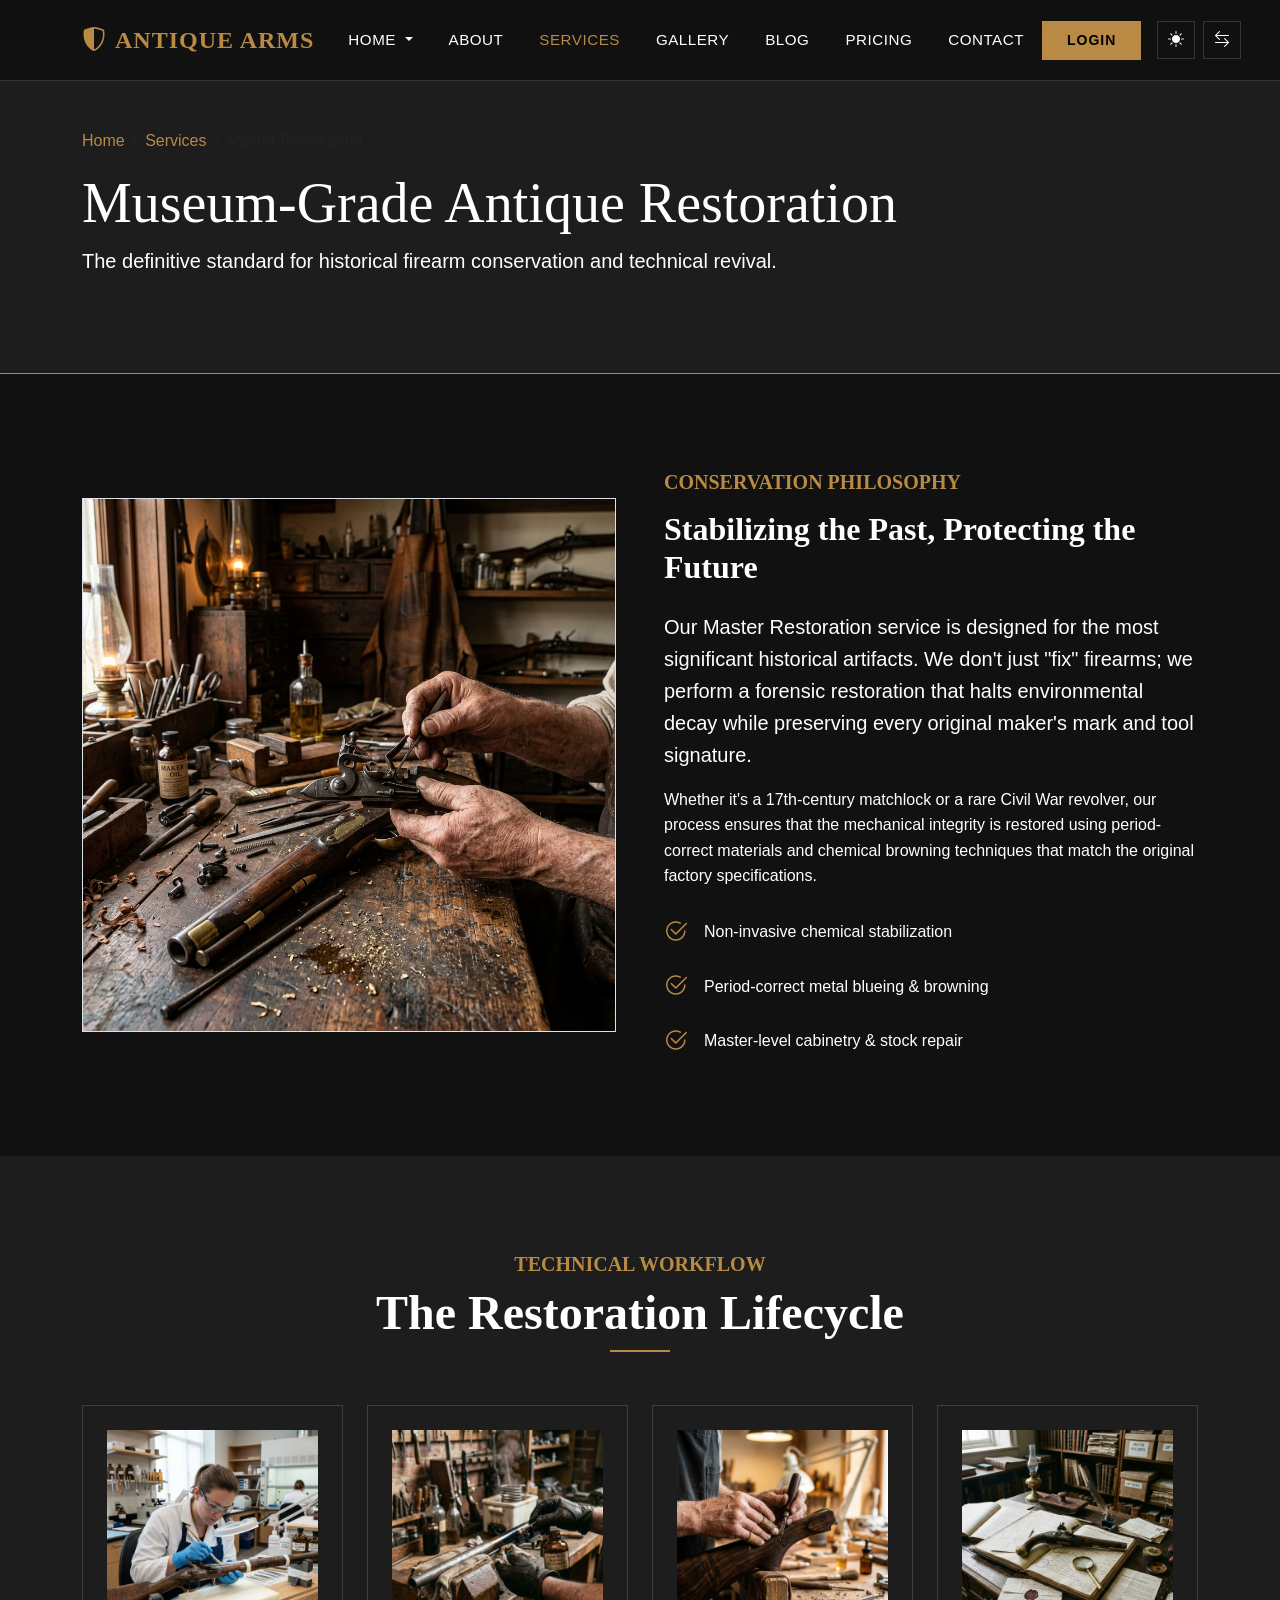
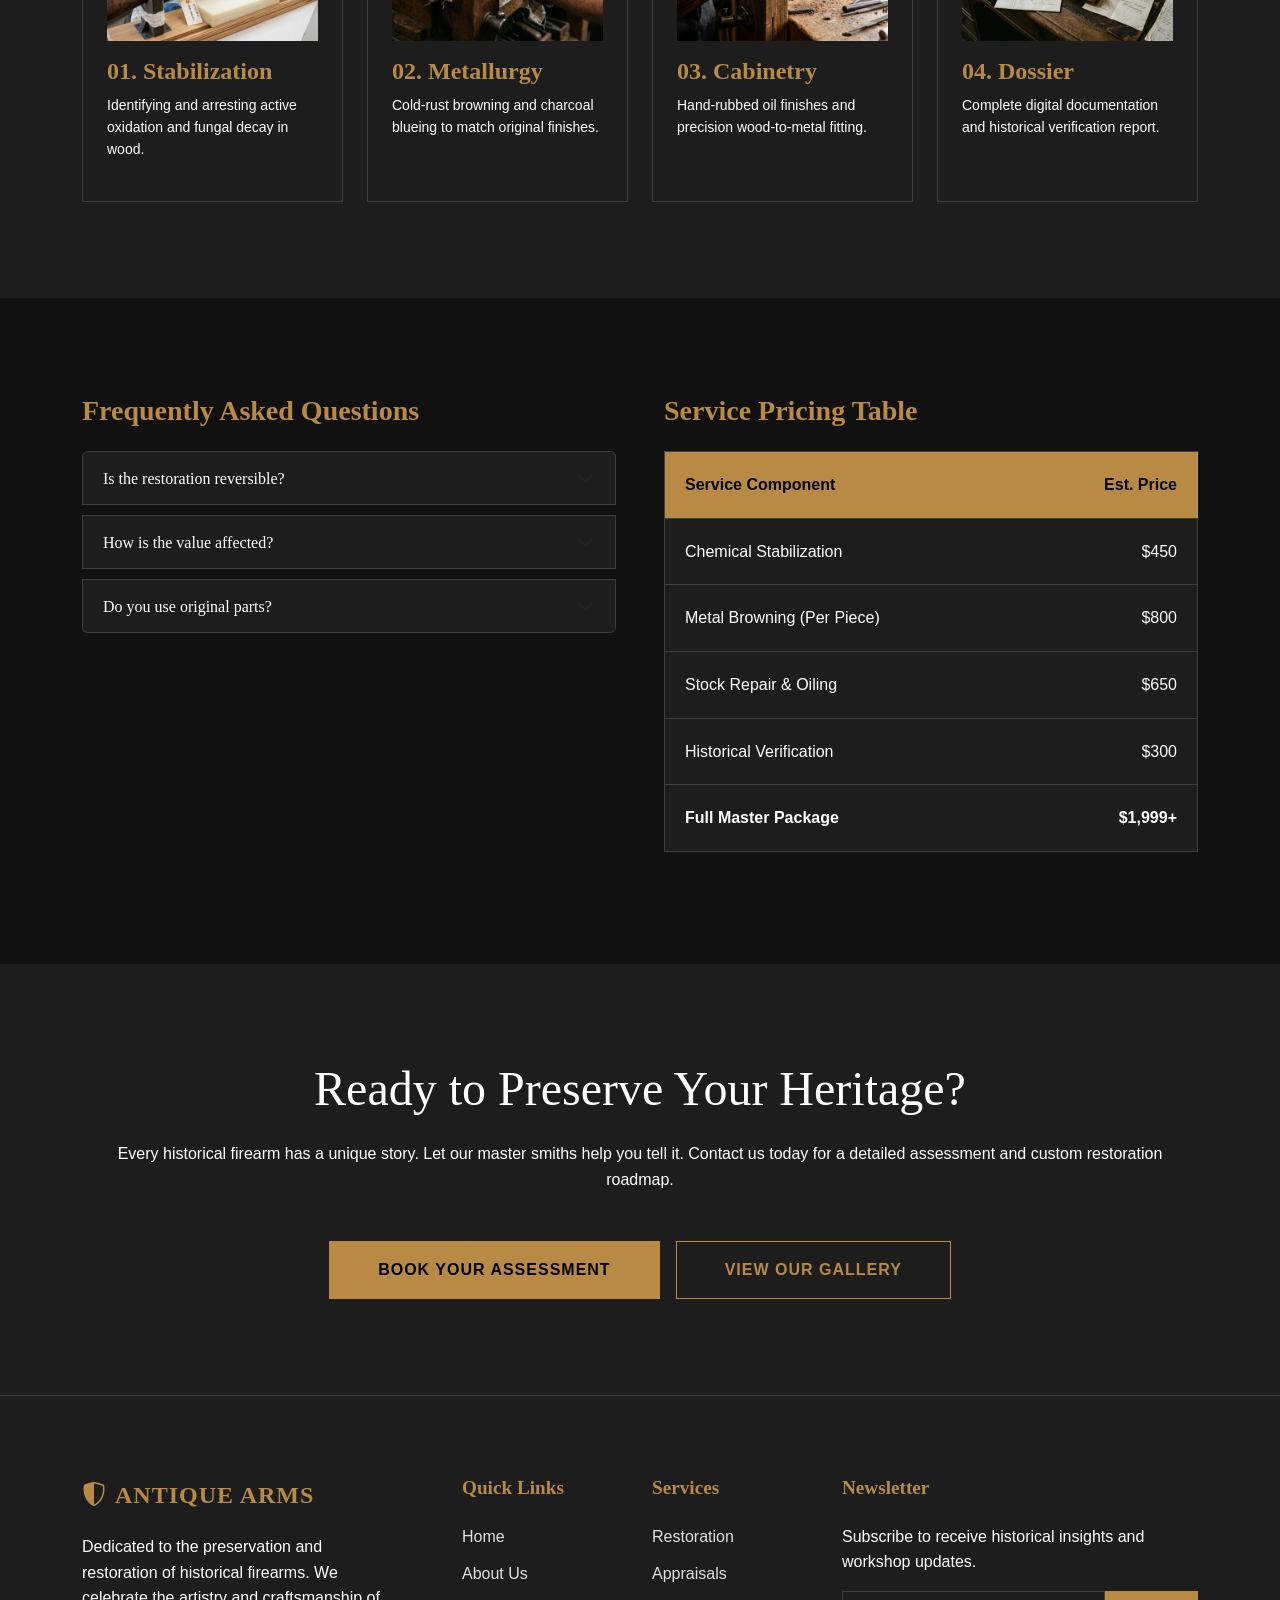
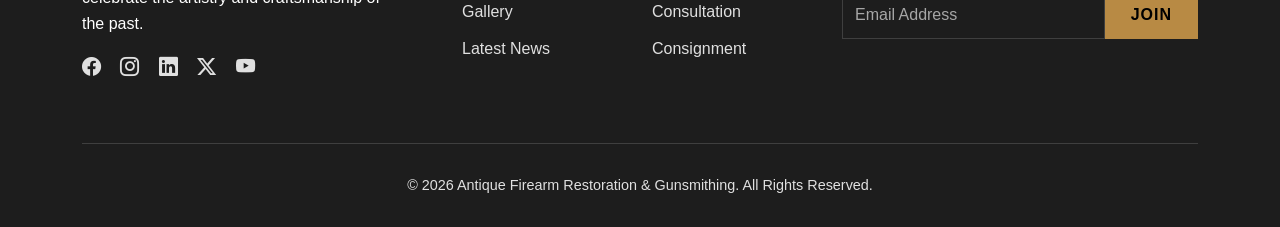
<file: service-details.html>
<!DOCTYPE html>
<html lang="en" dir="ltr" data-theme="dark">
<head>
    <link rel="icon" type="image/svg+xml" href="assets/images/favicon.svg">
    <meta charset="UTF-8">
    <meta name="viewport" content="width=device-width, initial-scale=1.0">
    <title>Master Restoration Details | Antique Arms</title>
    <link href="https://cdn.jsdelivr.net/npm/bootstrap@5.3.0/dist/css/bootstrap.min.css" rel="stylesheet">
    <link href="https://cdn.jsdelivr.net/npm/bootstrap-icons@1.11.0/font/bootstrap-icons.css" rel="stylesheet">
    <link rel="stylesheet" href="assets/css/style.css">
    <link rel="stylesheet" href="assets/css/rtl.css">
    <style>
        .pricing-table-premium {
            background: var(--secondary-bg);
            border: 1px solid var(--accent-gold);
            overflow: hidden;
        }
        .pricing-table-premium thead {
            background: var(--accent-gold);
            color: #000;
        }
        .pricing-table-premium td, .pricing-table-premium th {
            padding: 20px;
            border-color: var(--border-color);
            color: var(--text-color);
        }
        .process-step-card {
            background: var(--secondary-bg);
            border: 1px solid var(--border-color);
            transition: var(--transition);
            height: 100%;
        }
        .process-step-card:hover {
            border-color: var(--accent-gold);
            transform: translateY(-5px);
        }
        .accordion-item {
            background: var(--secondary-bg) !important;
            border: 1px solid var(--border-color) !important;
            margin-bottom: 10px;
        }
        .accordion-button {
            background: var(--secondary-bg) !important;
            color: var(--text-color) !important;
            box-shadow: none !important;
        }
        .accordion-button:not(.collapsed) {
            background: var(--accent-gold) !important;
            color: #000 !important;
        }
        .accordion-body {
            color: var(--text-color) !important;
            background: var(--secondary-bg) !important;
        }
        .pricing-table-premium, 
        .pricing-table-premium thead th, 
        .pricing-table-premium tbody td, 
        .pricing-table-premium tr {
            background-color: var(--secondary-bg) !important;
            color: var(--text-color) !important;
            border-color: var(--border-color) !important;
        }
        .pricing-table-premium thead th {
            background-color: var(--accent-gold) !important;
            color: #000000 !important;
        }
        .service-hero {
            padding: 80px 0;
            background: var(--secondary-bg);
            border-bottom: 1px solid var(--accent-gold);
        }
    </style>
</head>
<body>

    <nav class="navbar navbar-expand-xl fixed-top">
        <div class="container">
            <a class="navbar-brand" href="index.html">
                <i class="bi bi-shield-shaded me-2"></i>ANTIQUE ARMS
            </a>
            <button class="navbar-toggler border-0" type="button" data-bs-toggle="collapse" data-bs-target="#navbarNav">
                <span class="bi bi-list text-white fs-1"></span>
            </button>
            <div class="collapse navbar-collapse" id="navbarNav">
                <ul class="navbar-nav mx-auto text-center-mobile">
                    <li class="nav-item dropdown">
                        <a class="nav-link dropdown-toggle" href="#" id="homeDropdown" role="button" data-bs-toggle="dropdown" aria-expanded="false">
                            Home
                        </a>
                        <ul class="dropdown-menu" aria-labelledby="homeDropdown">
                            <li><a class="dropdown-item" href="index.html">Classic Home</a></li>
                            <li><a class="dropdown-item" href="home-2.html">Modern Home</a></li>
                        </ul>
                    </li>
                    <li class="nav-item"><a class="nav-link" href="about.html">About</a></li>
                    <li class="nav-item"><a class="nav-link active" href="services.html">Services</a></li>
                    <li class="nav-item"><a class="nav-link" href="gallery.html">Gallery</a></li>
                    <li class="nav-item"><a class="nav-link" href="blog.html">Blog</a></li>
                    <li class="nav-item"><a class="nav-link" href="pricing.html">Pricing</a></li>
                    <li class="nav-item"><a class="nav-link" href="contact.html">Contact</a></li>
                </ul>
                <div class="d-flex align-items-center justify-content-center mt-3 mt-lg-0 gap-3 flex-column flex-lg-row">
                    <div class="d-flex gap-2 order-1 order-lg-2">
                        <button class="btn nav-btn" id="theme-toggle" title="Toggle Theme"><i class="bi bi-sun-fill"></i></button>
                        <button class="btn nav-btn" id="rtl-toggle" title="Toggle RTL"><i class="bi bi-arrow-left-right"></i></button>
                    </div>
                    <a href="login.html" class="btn btn-premium btn-sm px-4 py-2 order-2 order-lg-1">Login</a>
                </div>
            </div>
        </div>
    </nav>

    <!-- Section 0: Breadcrumb Hero -->
    <header class="service-hero mt-5">
        <div class="container">
            <nav aria-label="breadcrumb">
                <ol class="breadcrumb">
                    <li class="breadcrumb-item"><a href="index.html">Home</a></li>
                    <li class="breadcrumb-item"><a href="services.html">Services</a></li>
                    <li class="breadcrumb-item active text-gold" aria-current="page">Master Restoration</li>
                </ol>
            </nav>
            <h1 class="display-4">Museum-Grade Antique Restoration</h1>
            <p class="lead text-muted-text">The definitive standard for historical firearm conservation and technical revival.</p>
        </div>
    </header>

    <!-- Section 1: In-depth Description -->
    <section class="py-5 bg-dark-premium">
        <div class="container py-5">
            <div class="row align-items-center g-5">
                <div class="col-lg-6 reveal">
                    <img src="assets/images/service_full_restoration.png" alt="Full Restoration" class="img-fluid border border-gold">
                </div>
                <div class="col-lg-6 reveal">
                    <h5 class="text-gold mb-3">CONSERVATION PHILOSOPHY</h5>
                    <h2 class="mb-4">Stabilizing the Past, Protecting the Future</h2>
                    <p class="text-muted-text fs-5">Our Master Restoration service is designed for the most significant historical artifacts. We don't just "fix" firearms; we perform a forensic restoration that halts environmental decay while preserving every original maker's mark and tool signature.</p>
                    <p class="text-muted-text">Whether it's a 17th-century matchlock or a rare Civil War revolver, our process ensures that the mechanical integrity is restored using period-correct materials and chemical browning techniques that match the original factory specifications.</p>
                    <div class="mt-4">
                        <div class="d-flex align-items-center gap-3 mb-3">
                            <i class="bi bi-check2-circle text-gold fs-4"></i>
                            <span>Non-invasive chemical stabilization</span>
                        </div>
                        <div class="d-flex align-items-center gap-3 mb-3">
                            <i class="bi bi-check2-circle text-gold fs-4"></i>
                            <span>Period-correct metal blueing & browning</span>
                        </div>
                        <div class="d-flex align-items-center gap-3">
                            <i class="bi bi-check2-circle text-gold fs-4"></i>
                            <span>Master-level cabinetry & stock repair</span>
                        </div>
                    </div>
                </div>
            </div>
        </div>
    </section>

    <!-- Section 2: The Process Steps -->
    <section class="py-5 bg-dark-secondary">
        <div class="container py-5">
            <div class="section-title text-center reveal mb-5">
                <h5 class="text-gold">TECHNICAL WORKFLOW</h5>
                <h2>The Restoration Lifecycle</h2>
            </div>
            <div class="row g-4">
                <div class="col-lg-3 col-md-6 reveal">
                    <div class="process-step-card p-4">
                        <img src="assets/images/service_conservation.png" class="img-fluid mb-3" alt="Step 1">
                        <h4 class="text-gold">01. Stabilization</h4>
                        <p class="small text-muted-text">Identifying and arresting active oxidation and fungal decay in wood.</p>
                    </div>
                </div>
                <div class="col-lg-3 col-md-6 reveal">
                    <div class="process-step-card p-4">
                        <img src="assets/images/metallurgy_deep_blueing.png" class="img-fluid mb-3" alt="Step 2">
                        <h4 class="text-gold">02. Metallurgy</h4>
                        <p class="small text-muted-text">Cold-rust browning and charcoal blueing to match original finishes.</p>
                    </div>
                </div>
                <div class="col-lg-3 col-md-6 reveal">
                    <div class="process-step-card p-4">
                        <img src="assets/images/cabinetry_wood_restoration.png" class="img-fluid mb-3" alt="Step 3">
                        <h4 class="text-gold">03. Cabinetry</h4>
                        <p class="small text-muted-text">Hand-rubbed oil finishes and precision wood-to-metal fitting.</p>
                    </div>
                </div>
                <div class="col-lg-3 col-md-6 reveal">
                    <div class="process-step-card p-4">
                        <img src="assets/images/provenance_research_desk.png" class="img-fluid mb-3" alt="Step 4">
                        <h4 class="text-gold">04. Dossier</h4>
                        <p class="small text-muted-text">Complete digital documentation and historical verification report.</p>
                    </div>
                </div>
            </div>
        </div>
    </section>

    <!-- Section 3: FAQs & Pricing -->
    <section class="py-5 bg-dark-premium">
        <div class="container py-5">
            <div class="row g-5">
                <div class="col-lg-6 reveal">
                    <h3 class="mb-4 text-gold">Frequently Asked Questions</h3>
                    <div class="accordion" id="serviceFaq">
                        <div class="accordion-item">
                            <h2 class="accordion-header">
                                <button class="accordion-button collapsed" type="button" data-bs-toggle="collapse" data-bs-target="#sf1">
                                    Is the restoration reversible?
                                </button>
                            </h2>
                            <div id="sf1" class="accordion-collapse collapse" data-bs-parent="#serviceFaq">
                                <div class="accordion-body">
                                    Yes. Following museum standards, we use reversible stabilization materials whenever possible to ensure future conservation is never hindered.
                                </div>
                            </div>
                        </div>
                        <div class="accordion-item">
                            <h2 class="accordion-header">
                                <button class="accordion-button collapsed" type="button" data-bs-toggle="collapse" data-bs-target="#sf2">
                                    How is the value affected?
                                </button>
                            </h2>
                            <div id="sf2" class="accordion-collapse collapse" data-bs-parent="#serviceFaq">
                                <div class="accordion-body">
                                    Professional restoration by Antique Arms typically stabilizes or significantly increases the value by halting decay and restoring technical beauty.
                                </div>
                            </div>
                        </div>
                        <div class="accordion-item">
                            <h2 class="accordion-header">
                                <button class="accordion-button collapsed" type="button" data-bs-toggle="collapse" data-bs-target="#sf3">
                                    Do you use original parts?
                                </button>
                            </h2>
                            <div id="sf3" class="accordion-collapse collapse" data-bs-parent="#serviceFaq">
                                <div class="accordion-body">
                                    We source period-original components first. If unavailable, we fabricate exact replicas using identical alloys and methods.
                                </div>
                            </div>
                        </div>
                    </div>
                </div>
                <div class="col-lg-6 reveal">
                    <h3 class="mb-4 text-gold">Service Pricing Table</h3>
                    <div class="table-responsive">
                        <table class="table pricing-table-premium">
                            <thead>
                                <tr>
                                    <th>Service Component</th>
                                    <th class="text-end">Est. Price</th>
                                </tr>
                            </thead>
                            <tbody>
                                <tr>
                                    <td>Chemical Stabilization</td>
                                    <td class="text-end text-gold">$450</td>
                                </tr>
                                <tr>
                                    <td>Metal Browning (Per Piece)</td>
                                    <td class="text-end text-gold">$800</td>
                                </tr>
                                <tr>
                                    <td>Stock Repair & Oiling</td>
                                    <td class="text-end text-gold">$650</td>
                                </tr>
                                <tr>
                                    <td>Historical Verification</td>
                                    <td class="text-end text-gold">$300</td>
                                </tr>
                                <tr class="fw-bold">
                                    <td>Full Master Package</td>
                                    <td class="text-end text-gold">$1,999+</td>
                                </tr>
                            </tbody>
                        </table>
                    </div>
                </div>
            </div>
        </div>
    </section>

    <!-- Section 4: Final Consultation CTA -->
    <section class="py-5 bg-dark-secondary">
        <div class="container py-5 text-center">
            <div class="reveal">
                <h2 class="display-5 mb-4">Ready to Preserve Your Heritage?</h2>
                <p class="text-muted-text mb-5 max-w-600 mx-auto">Every historical firearm has a unique story. Let our master smiths help you tell it. Contact us today for a detailed assessment and custom restoration roadmap.</p>
                <div class="d-flex justify-content-center gap-3">
                    <a href="contact.html" class="btn btn-premium px-5 py-3">Book Your Assessment</a>
                    <a href="gallery.html" class="btn btn-outline-premium px-5 py-3">View Our Gallery</a>
                </div>
            </div>
        </div>
    </section>

    <!-- Footer -->
    <footer>
        <div class="container">
            <div class="row g-4 text-center-mobile">
                <div class="col-lg-4">
                    <a href="index.html" class="footer-logo">
                        <i class="bi bi-shield-shaded me-2"></i>ANTIQUE ARMS
                    </a>
                    <p class="text-muted-text pe-lg-5">Dedicated to the preservation and restoration of historical firearms. We celebrate the artistry and craftsmanship of the past.</p>
                    <div class="social-icons">
                        <a href="#"><i class="bi bi-facebook"></i></a>
                        <a href="#"><i class="bi bi-instagram"></i></a>
                        <a href="#"><i class="bi bi-linkedin"></i></a>
                        <a href="#"><i class="bi bi-twitter-x"></i></a>
                        <a href="#"><i class="bi bi-youtube"></i></a>
                    </div>
                </div>
                <div class="col-lg-2">
                    <h4 class="footer-heading">Quick Links</h4>
                    <ul class="footer-links">
                        <li><a href="index.html">Home</a></li>
                        <li><a href="about.html">About Us</a></li>
                        <li><a href="gallery.html">Gallery</a></li>
                        <li><a href="blog.html">Latest News</a></li>
                    </ul>
                </div>
                <div class="col-lg-2">
                    <h4 class="footer-heading">Services</h4>
                    <ul class="footer-links">
                        <li><a href="services.html">Restoration</a></li>
                        <li><a href="services.html">Appraisals</a></li>
                        <li><a href="services.html">Consultation</a></li>
                        <li><a href="services.html">Consignment</a></li>
                    </ul>
                </div>
                <div class="col-lg-4">
                    <h4 class="footer-heading">Newsletter</h4>
                    <p class="text-muted-text">Subscribe to receive historical insights and workshop updates.</p>
                    <form class="newsletter-form d-flex gap-2">
                        <input type="email" class="form-control" placeholder="Email Address">
                        <button class="btn btn-premium" type="submit">Join</button>
                    </form>
                </div>
            </div>
            <div class="footer-bottom">
                <p>&copy; 2026 Antique Firearm Restoration & Gunsmithing. All Rights Reserved.</p>
            </div>
        </div>
    </footer>

    <button id="backToTop" class="back-to-top" title="Back to Top">
        <i class="bi bi-arrow-up"></i>
    </button>

    <script src="https://cdn.jsdelivr.net/npm/bootstrap@5.3.0/dist/js/bootstrap.bundle.min.js"></script>
    <script src="assets/js/main.js"></script>
</body>
</html>
</file>
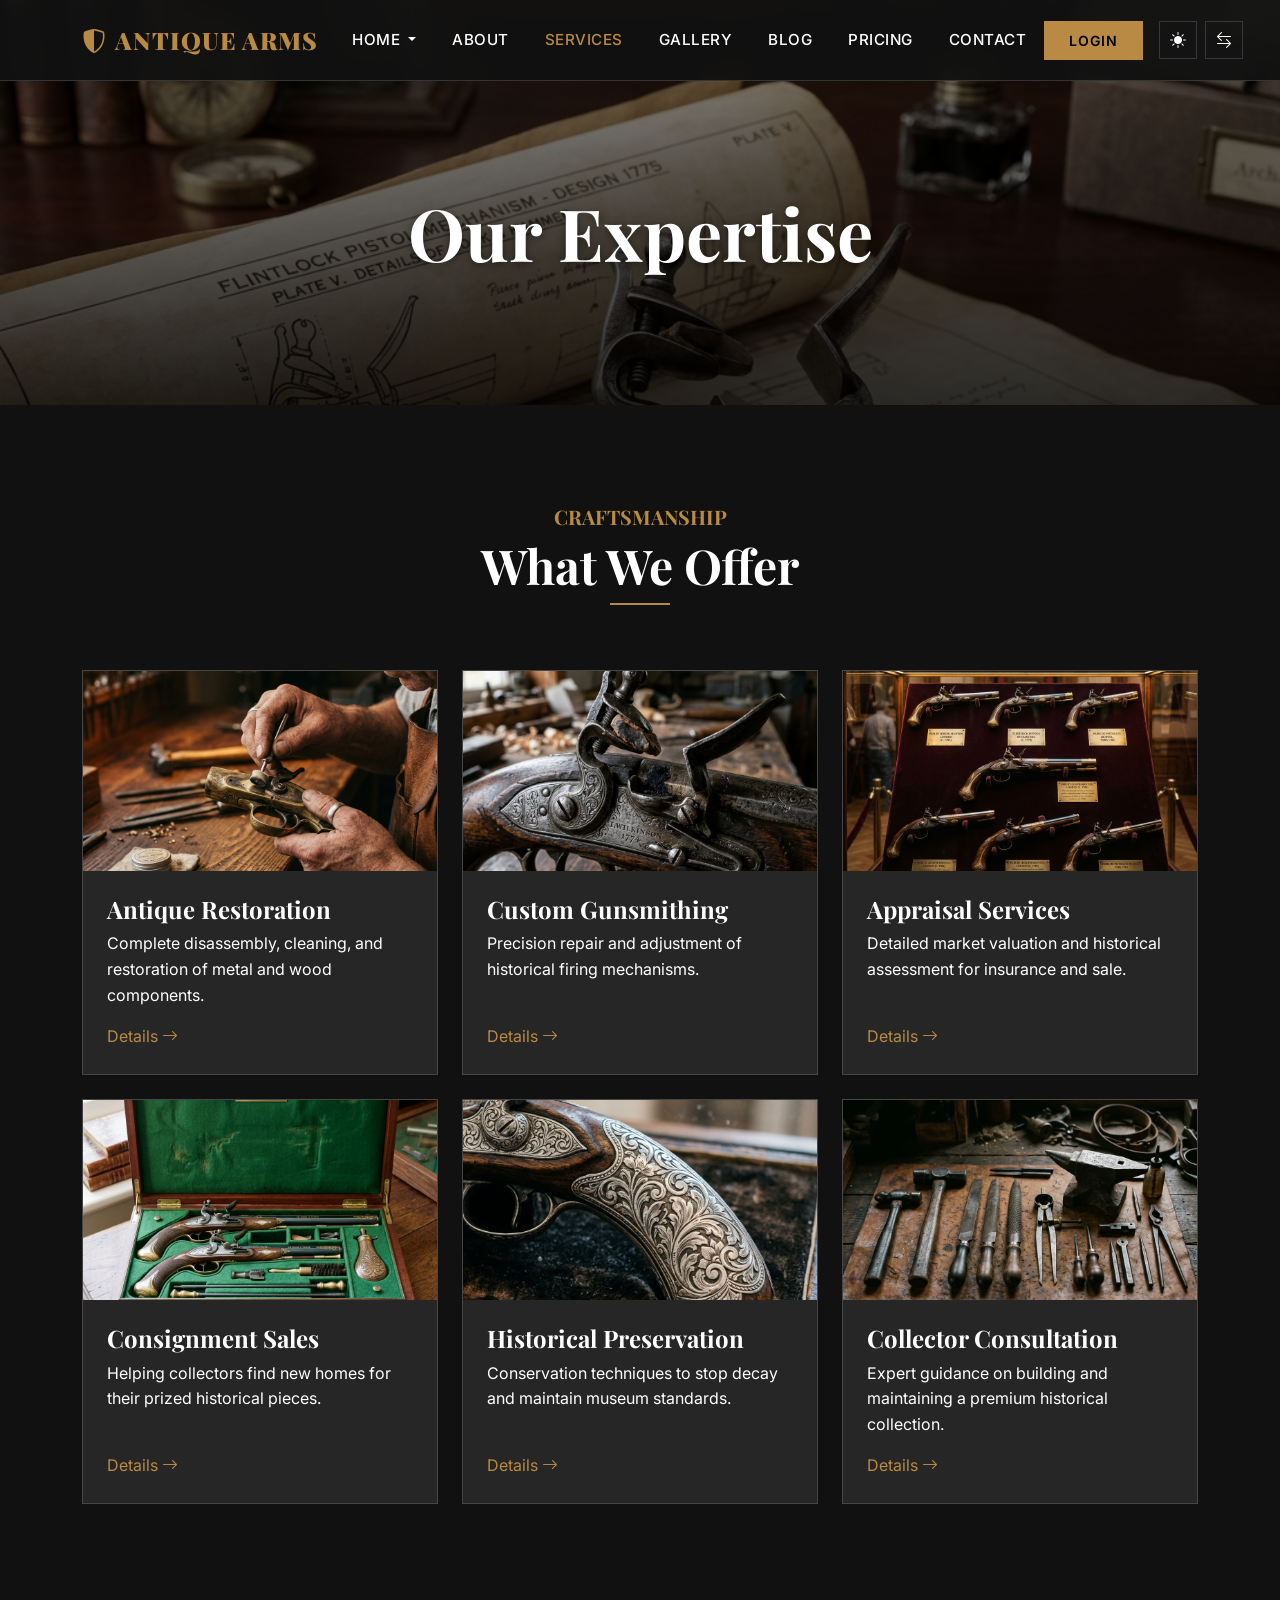
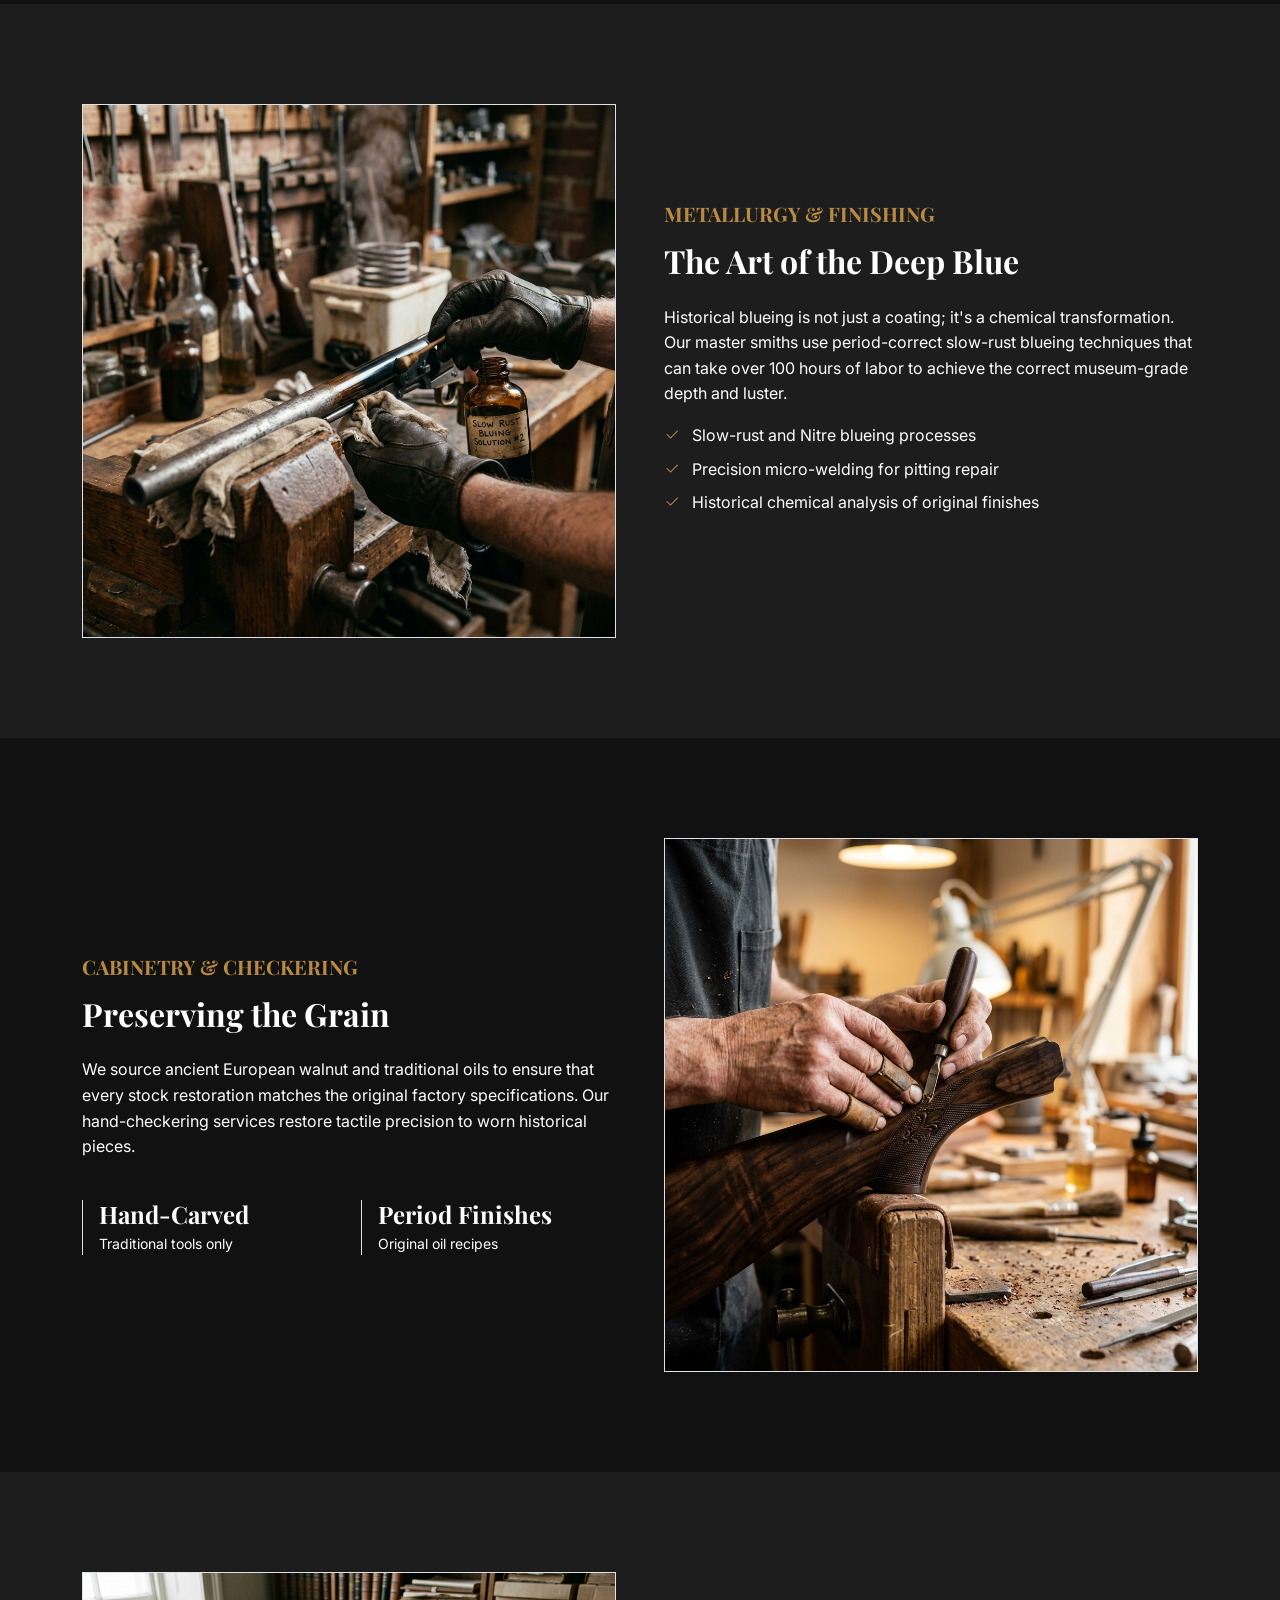
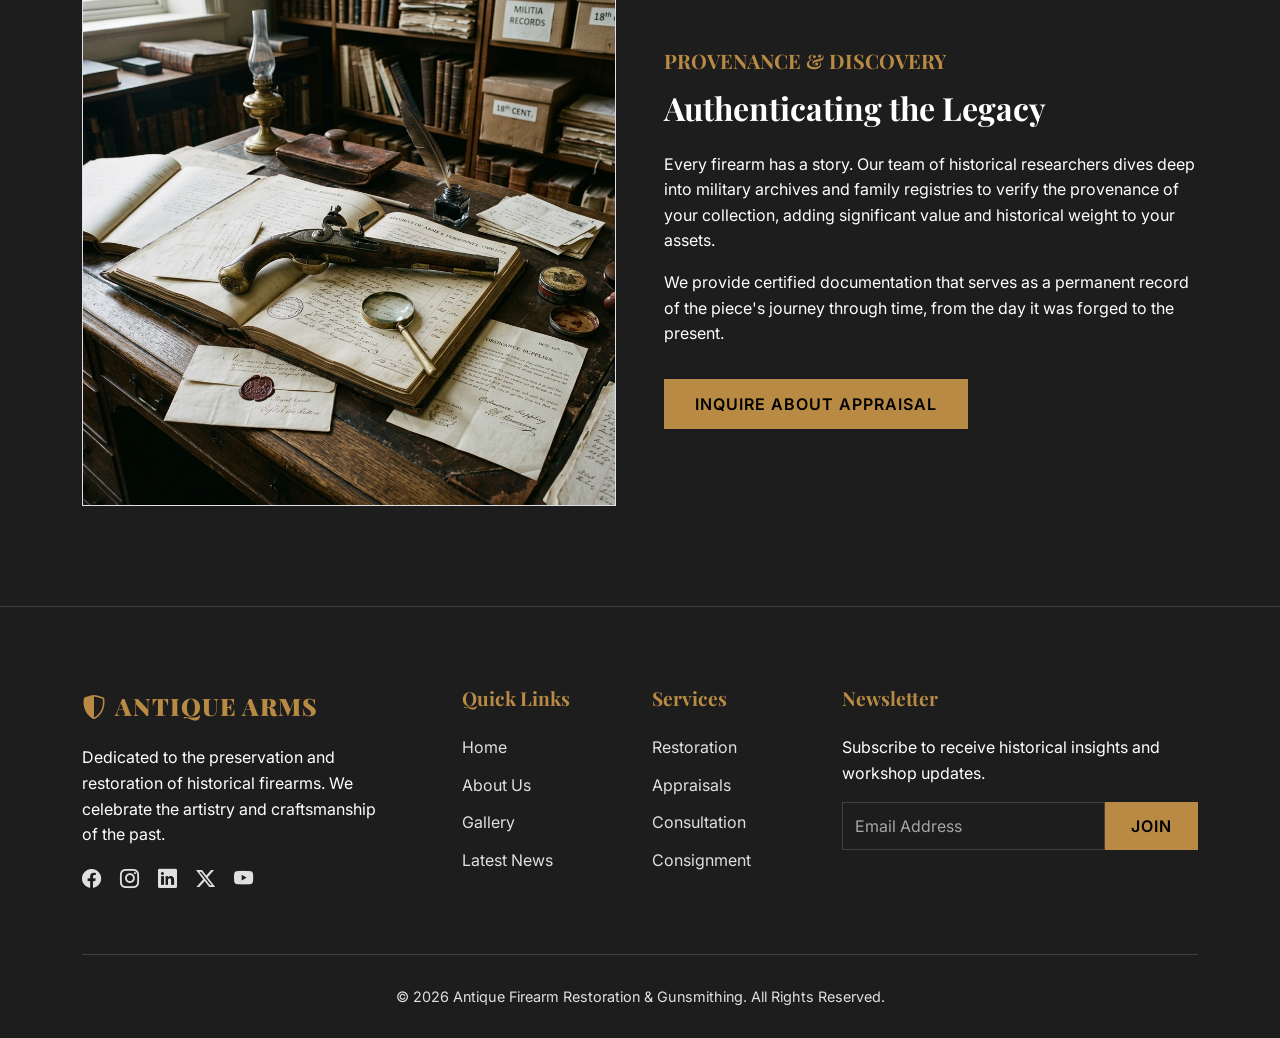
<file: services.html>
<!DOCTYPE html>
<html lang="en" dir="ltr" data-theme="dark">
<head>
    <link rel="icon" type="image/svg+xml" href="assets/images/favicon.svg">
    <meta charset="UTF-8">
    <meta name="viewport" content="width=device-width, initial-scale=1.0">
    <title>Our Services | Antique Firearm Restoration</title>
    <link href="https://cdn.jsdelivr.net/npm/bootstrap@5.3.0/dist/css/bootstrap.min.css" rel="stylesheet">
    <link href="https://cdn.jsdelivr.net/npm/bootstrap-icons@1.11.0/font/bootstrap-icons.css" rel="stylesheet">
    <link href="https://fonts.googleapis.com/css2?family=Inter:wght@400;500;600;700&family=Playfair+Display:wght@700;900&display=swap" rel="stylesheet">
    <link rel="stylesheet" href="assets/css/style.css">
    <link rel="stylesheet" href="assets/css/rtl.css">
</head>
<body>

    <nav class="navbar navbar-expand-xl fixed-top">
        <div class="container">
            <a class="navbar-brand" href="index.html">
                <i class="bi bi-shield-shaded me-2"></i>ANTIQUE ARMS
            </a>
            <button class="navbar-toggler border-0" type="button" data-bs-toggle="collapse" data-bs-target="#navbarNav">
                <span class="bi bi-list text-white fs-1"></span>
            </button>
            <div class="collapse navbar-collapse" id="navbarNav">
                <ul class="navbar-nav mx-auto text-center-mobile">
                    <li class="nav-item dropdown">
                        <a class="nav-link dropdown-toggle" href="#" id="homeDropdown" role="button" data-bs-toggle="dropdown" aria-expanded="false">
                            Home
                        </a>
                        <ul class="dropdown-menu" aria-labelledby="homeDropdown">
                            <li><a class="dropdown-item" href="index.html">Classic Home</a></li>
                            <li><a class="dropdown-item" href="home-2.html">Modern Home</a></li>
                        </ul>
                    </li>
                    <li class="nav-item"><a class="nav-link" href="about.html">About</a></li>
                    <li class="nav-item"><a class="nav-link active" href="services.html">Services</a></li>
                    <li class="nav-item"><a class="nav-link" href="gallery.html">Gallery</a></li>
                    <li class="nav-item"><a class="nav-link" href="blog.html">Blog</a></li>
                    <li class="nav-item"><a class="nav-link" href="pricing.html">Pricing</a></li>
                    <li class="nav-item"><a class="nav-link" href="contact.html">Contact</a></li>
                </ul>
                <div class="d-flex align-items-center justify-content-center mt-3 mt-lg-0 gap-3 flex-column flex-lg-row">
                    <div class="d-flex gap-2 order-1 order-lg-2">
                        <button class="btn nav-btn" id="theme-toggle" title="Toggle Theme"><i class="bi bi-sun-fill"></i></button>
                        <button class="btn nav-btn" id="rtl-toggle" title="Toggle RTL"><i class="bi bi-arrow-left-right"></i></button>
                    </div>
                    <a href="login.html" class="btn btn-premium btn-sm px-4 py-2 order-2 order-lg-1">Login</a>
                </div>
            </div>
        </div>
    </nav>

    <header class="hero-section" style="height: 45vh; background-image: url('assets/images/services_expertise_hero_1778094716122.png');">
        <div class="hero-overlay"></div>
        <div class="container hero-content">
            <h1 class="reveal">Our Expertise</h1>
        </div>
    </header>

    <section class="bg-dark-premium">
        <div class="container">
            <div class="section-title reveal">
                <h5 class="text-gold">CRAFTSMANSHIP</h5>
                <h2>What We Offer</h2>
            </div>
            <div class="row g-4">
                <div class="col-lg-4 col-md-6 reveal">
                    <div class="premium-card p-0 overflow-hidden">
                        <img src="assets/images/restoration_service_detail_1778085747672.png" alt="Antique Restoration" class="img-fluid w-100 mb-4" style="height: 200px; object-fit: cover;">
                        <div class="p-4 pt-0">
                            <h4>Antique Restoration</h4>
                            <p class="text-muted-text">Complete disassembly, cleaning, and restoration of metal and wood components.</p>
                            <a href="service-details.html" class="text-gold">Details <i class="bi bi-arrow-right"></i></a>
                        </div>
                    </div>
                </div>
                <div class="col-lg-4 col-md-6 reveal">
                    <div class="premium-card p-0 overflow-hidden">
                        <img src="assets/images/flintlock_mechanism_detail_1778093996104.png" alt="Custom Gunsmithing" class="img-fluid w-100 mb-4" style="height: 200px; object-fit: cover;">
                        <div class="p-4 pt-0">
                            <h4>Custom Gunsmithing</h4>
                            <p class="text-muted-text">Precision repair and adjustment of historical firing mechanisms.</p>
                            <a href="service-details.html" class="text-gold">Details <i class="bi bi-arrow-right"></i></a>
                        </div>
                    </div>
                </div>
                <div class="col-lg-4 col-md-6 reveal">
                    <div class="premium-card p-0 overflow-hidden">
                        <img src="assets/images/museum_firearm_display_1778094015845.png" alt="Appraisal Services" class="img-fluid w-100 mb-4" style="height: 200px; object-fit: cover;">
                        <div class="p-4 pt-0">
                            <h4>Appraisal Services</h4>
                            <p class="text-muted-text">Detailed market valuation and historical assessment for insurance and sale.</p>
                            <a href="service-details.html" class="text-gold">Details <i class="bi bi-arrow-right"></i></a>
                        </div>
                    </div>
                </div>
                <div class="col-lg-4 col-md-6 reveal">
                    <div class="premium-card p-0 overflow-hidden">
                        <img src="assets/images/restored_dueling_pistol_case_set_1778094093250.png" alt="Consignment Sales" class="img-fluid w-100 mb-4" style="height: 200px; object-fit: cover;">
                        <div class="p-4 pt-0">
                            <h4>Consignment Sales</h4>
                            <p class="text-muted-text">Helping collectors find new homes for their prized historical pieces.</p>
                            <a href="service-details.html" class="text-gold">Details <i class="bi bi-arrow-right"></i></a>
                        </div>
                    </div>
                </div>
                <div class="col-lg-4 col-md-6 reveal">
                    <div class="premium-card p-0 overflow-hidden">
                        <img src="assets/images/engraved_pistol_grip_detail_1778094073652.png" alt="Historical Preservation" class="img-fluid w-100 mb-4" style="height: 200px; object-fit: cover;">
                        <div class="p-4 pt-0">
                            <h4>Historical Preservation</h4>
                            <p class="text-muted-text">Conservation techniques to stop decay and maintain museum standards.</p>
                            <a href="service-details.html" class="text-gold">Details <i class="bi bi-arrow-right"></i></a>
                        </div>
                    </div>
                </div>
                <div class="col-lg-4 col-md-6 reveal">
                    <div class="premium-card p-0 overflow-hidden">
                        <img src="assets/images/vintage_gunsmith_tools_1778094053758.png" alt="Collector Consultation" class="img-fluid w-100 mb-4" style="height: 200px; object-fit: cover;">
                        <div class="p-4 pt-0">
                            <h4>Collector Consultation</h4>
                            <p class="text-muted-text">Expert guidance on building and maintaining a premium historical collection.</p>
                            <a href="service-details.html" class="text-gold">Details <i class="bi bi-arrow-right"></i></a>
                        </div>
                    </div>
                </div>
            </div>
        </div>
    </section>

    <section class="bg-dark-secondary">
        <div class="container">
            <div class="row align-items-center g-5">
                <div class="col-lg-6 reveal">
                    <img src="assets/images/metallurgy_deep_blueing.png" alt="Metal Restoration" class="img-fluid border border-gold">
                </div>
                <div class="col-lg-6 text-center text-lg-start reveal">
                    <h5 class="text-gold mb-3">METALLURGY & FINISHING</h5>
                    <h2 class="mb-4">The Art of the Deep Blue</h2>
                    <p class="text-muted-text">Historical blueing is not just a coating; it's a chemical transformation. Our master smiths use period-correct slow-rust blueing techniques that can take over 100 hours of labor to achieve the correct museum-grade depth and luster.</p>
                    <ul class="list-unstyled text-muted-text d-inline-block text-start">
                        <li class="mb-2"><i class="bi bi-check2 text-gold me-2"></i> Slow-rust and Nitre blueing processes</li>
                        <li class="mb-2"><i class="bi bi-check2 text-gold me-2"></i> Precision micro-welding for pitting repair</li>
                        <li class="mb-2"><i class="bi bi-check2 text-gold me-2"></i> Historical chemical analysis of original finishes</li>
                    </ul>
                </div>
            </div>
        </div>
    </section>

    <section class="bg-dark-premium">
        <div class="container">
            <div class="row align-items-center g-5">
                <div class="col-lg-6 order-lg-2 reveal">
                    <img src="assets/images/cabinetry_wood_restoration.png" alt="Wood Restoration" class="img-fluid border border-gold">
                </div>
                <div class="col-lg-6 order-lg-1 text-center text-lg-start reveal">
                    <h5 class="text-gold mb-3">CABINETRY & CHECKERING</h5>
                    <h2 class="mb-4">Preserving the Grain</h2>
                    <p class="text-muted-text">We source ancient European walnut and traditional oils to ensure that every stock restoration matches the original factory specifications. Our hand-checkering services restore tactile precision to worn historical pieces.</p>
                    <div class="row g-4 mt-2 justify-content-center justify-content-lg-start">
                        <div class="col-6 col-sm-5 col-lg-6">
                            <div class="border-start border-gold ps-3 text-start">
                                <h4 class="mb-1">Hand-Carved</h4>
                                <p class="small text-muted-text mb-0">Traditional tools only</p>
                            </div>
                        </div>
                        <div class="col-6 col-sm-5 col-lg-6">
                            <div class="border-start border-gold ps-3 text-start">
                                <h4 class="mb-1">Period Finishes</h4>
                                <p class="small text-muted-text mb-0">Original oil recipes</p>
                            </div>
                        </div>
                    </div>
                </div>
            </div>
        </div>
    </section>

    <section class="bg-dark-secondary">
        <div class="container">
            <div class="row align-items-center g-5">
                <div class="col-lg-6 reveal">
                    <img src="assets/images/provenance_research_desk.png" alt="Historical Research" class="img-fluid border border-gold">
                </div>
                <div class="col-lg-6 text-center text-lg-start reveal">
                    <h5 class="text-gold mb-3">PROVENANCE & DISCOVERY</h5>
                    <h2 class="mb-4">Authenticating the Legacy</h2>
                    <p class="text-muted-text">Every firearm has a story. Our team of historical researchers dives deep into military archives and family registries to verify the provenance of your collection, adding significant value and historical weight to your assets.</p>
                    <p class="text-muted-text">We provide certified documentation that serves as a permanent record of the piece's journey through time, from the day it was forged to the present.</p>
                    <a href="contact.html" class="btn btn-premium mt-3">Inquire About Appraisal</a>
                </div>
            </div>
        </div>
    </section>

    <!-- Footer -->
    <footer>
        <div class="container">
            <div class="row g-4 text-center-mobile">
                <div class="col-lg-4">
                    <a href="index.html" class="footer-logo">
                        <i class="bi bi-shield-shaded me-2"></i>ANTIQUE ARMS
                    </a>
                    <p class="text-muted-text pe-lg-5">Dedicated to the preservation and restoration of historical firearms. We celebrate the artistry and craftsmanship of the past.</p>
                    <div class="social-icons">
                        <a href="#"><i class="bi bi-facebook"></i></a>
                        <a href="#"><i class="bi bi-instagram"></i></a>
                        <a href="#"><i class="bi bi-linkedin"></i></a>
                        <a href="#"><i class="bi bi-twitter-x"></i></a>
                        <a href="#"><i class="bi bi-youtube"></i></a>
                    </div>
                </div>
                <div class="col-lg-2">
                    <h4 class="footer-heading">Quick Links</h4>
                    <ul class="footer-links">
                        <li><a href="index.html">Home</a></li>
                        <li><a href="about.html">About Us</a></li>
                        <li><a href="gallery.html">Gallery</a></li>
                        <li><a href="blog.html">Latest News</a></li>
                    </ul>
                </div>
                <div class="col-lg-2">
                    <h4 class="footer-heading">Services</h4>
                    <ul class="footer-links">
                        <li><a href="services.html">Restoration</a></li>
                        <li><a href="services.html">Appraisals</a></li>
                        <li><a href="services.html">Consultation</a></li>
                        <li><a href="services.html">Consignment</a></li>
                    </ul>
                </div>
                <div class="col-lg-4">
                    <h4 class="footer-heading">Newsletter</h4>
                    <p class="text-muted-text">Subscribe to receive historical insights and workshop updates.</p>
                    <form class="newsletter-form d-flex gap-2">
                        <input type="email" class="form-control" placeholder="Email Address">
                        <button class="btn btn-premium" type="submit">Join</button>
                    </form>
                </div>
            </div>
            <div class="footer-bottom">
                <p>&copy; 2026 Antique Firearm Restoration & Gunsmithing. All Rights Reserved.</p>
            </div>
        </div>
    </footer>

    <button id="backToTop" class="back-to-top" title="Back to Top">
        <i class="bi bi-arrow-up"></i>
    </button>

    <script src="https://cdn.jsdelivr.net/npm/bootstrap@5.3.0/dist/js/bootstrap.bundle.min.js"></script>
    <script src="assets/js/main.js"></script>
</body>
</html>
</file>
<file: assets/css/style.css>
/* 
    Antique Firearm Restoration & Gunsmithing
    Design System & Core Styles
*/

:root {
    --primary-bg: #111111;
    --secondary-bg: #1d1d1d;
    --card-bg: #262626;
    --accent-gold: #b88a44;
    --accent-copper: #8a5a2b;
    --text-color: #ffffff;
    --muted-text: #e0e0e0;
    --border-color: rgba(255, 255, 255, 0.15);
    --transition: all 0.3s ease;
    --font-heading: 'Playfair Display', serif;
    --font-body: 'Inter', sans-serif;
    --nav-bg: rgba(17, 17, 17, 0.95);
}

/* Reveal Animation */
.reveal {
    opacity: 0;
    transform: translateY(30px);
    transition: all 0.8s ease-out;
}

.reveal.active {
    opacity: 1;
    transform: translateY(0);
}

/* Light Mode Overrides (if toggled) */
[data-theme="light"] {
    --primary-bg: #fdfaf5;
    --secondary-bg: #f5f0e6;
    --card-bg: #ffffff;
    --text-color: #2c2c2c;
    --muted-text: #5f5f5f;
    --border-color: rgba(0, 0, 0, 0.1);
    --nav-bg: rgba(253, 250, 245, 0.95);
}

html, body {
    background-color: var(--primary-bg);
    color: var(--text-color);
    font-family: var(--font-body);
    line-height: 1.6;
    overflow-x: hidden;
    width: 100%;
    transition: var(--transition);
    display: flex;
    flex-direction: column;
    min-height: 100%;
    margin: 0;
    padding: 0;
    position: relative;
}

img {
    max-width: 100%;
    height: auto;
}

h1, h2, h3, h4, h5, h6 {
    font-family: var(--font-heading);
    font-weight: 700;
    color: var(--text-color);
}

section {
    overflow-x: hidden;
}

a {
    text-decoration: none;
    color: var(--accent-gold);
    transition: var(--transition);
}

a:hover {
    color: var(--accent-copper);
}

/* Navbar Customization */
.navbar {
    background-color: var(--nav-bg);
    backdrop-filter: blur(10px);
    border-bottom: 1px solid var(--border-color);
    padding: 1rem 0;
    transition: var(--transition);
}

.navbar-scrolled {
    padding: 0.5rem 0;
    background-color: var(--nav-bg);
    box-shadow: 0 5px 20px rgba(0,0,0,0.2);
}

.navbar-toggler .bi-list {
    color: var(--text-color) !important;
}

.navbar-brand {
    font-family: var(--font-heading);
    font-weight: 900;
    font-size: 1.5rem;
    color: var(--accent-gold) !important;
    letter-spacing: 1px;
}

.nav-link {
    color: var(--text-color) !important;
    font-weight: 500;
    margin: 0 10px;
    font-size: 0.95rem;
    text-transform: uppercase;
    letter-spacing: 0.5px;
}

.nav-link:hover, .nav-link.active {
    color: var(--accent-gold) !important;
}

/* Dropdown Customization */
.dropdown-menu {
    background-color: var(--secondary-bg);
    border: 1px solid var(--accent-gold);
    border-radius: 0;
    margin-top: 15px;
    padding: 10px 0;
    box-shadow: 0 10px 30px rgba(0,0,0,0.5);
    backdrop-filter: blur(10px);
}

.dropdown-item {
    color: var(--text-color) !important;
    font-family: var(--font-body);
    padding: 8px 25px;
    transition: var(--transition);
}

.dropdown-item:hover, .dropdown-item.active {
    background-color: var(--accent-gold);
    color: #000 !important;
}

[data-theme="light"] .dropdown-menu {
    background-color: var(--secondary-bg);
    border-color: var(--accent-gold);
}

.nav-btn {
    width: 38px;
    height: 38px;
    display: flex;
    align-items: center;
    justify-content: center;
    border: 1px solid var(--border-color);
    color: var(--text-color) !important;
    background: transparent;
    transition: var(--transition);
    border-radius: 0;
    padding: 0;
}

.nav-btn:hover {
    border-color: var(--accent-gold);
    color: var(--accent-gold) !important;
    background: rgba(184, 138, 68, 0.1);
}

/* Buttons */
.btn-premium {
    background: var(--accent-gold);
    color: #000;
    padding: 12px 30px;
    border-radius: 0;
    font-weight: 600;
    text-transform: uppercase;
    letter-spacing: 1px;
    border: 1px solid var(--accent-gold);
    transition: var(--transition);
}

.btn-premium:hover {
    background: var(--accent-copper);
    color: #ffffff;
    border-color: var(--accent-copper);
}



.gallery-filter-group::-webkit-scrollbar {
    display: none;
}

@media (max-width: 575.98px) {
    .gallery-filter-group {
        display: flex !important;
        width: 100%;
        padding: 2px;
    }
    .gallery-filter-group .btn {
        padding: 10px 15px !important;
        font-size: 0.75rem !important;
        letter-spacing: 0.5px !important;
        white-space: nowrap;
        flex: 1;
    }
}

.btn-outline-premium {
    background: transparent;
    color: var(--accent-gold);
    padding: 12px 30px;
    border-radius: 0;
    font-weight: 600;
    text-transform: uppercase;
    letter-spacing: 1px;
    border: 1px solid var(--accent-gold);
    transition: var(--transition);
}

.btn-outline-premium:hover, .btn-outline-premium.active {
    background: var(--accent-gold) !important;
    color: #ffffff !important;
    border-color: var(--accent-gold) !important;
}

.gallery-filter-group {
    display: inline-flex;
    flex-wrap: nowrap !important;
    overflow: visible !important;
    justify-content: center;
    max-width: 100%;
}

.gallery-filter-group .btn {
    border: 1px solid var(--accent-gold) !important;
    border-right: none !important;
    margin: 0 !important;
    position: relative;
    z-index: 1;
    border-radius: 0 !important;
}

.gallery-filter-group .btn:last-child {
    border-right: 1px solid var(--accent-gold) !important;
    border-top-right-radius: 0 !important;
    border-bottom-right-radius: 0 !important;
}

.gallery-filter-group .btn:first-child {
    border-top-left-radius: 0 !important;
    border-bottom-left-radius: 0 !important;
}

.gallery-filter-group .btn.active {
    z-index: 2;
}

/* Sections */
section {
    padding: 100px 0;
}

.section-title {
    text-align: center;
    margin-bottom: 60px;
}

.section-title h2 {
    font-size: 3rem;
    margin-bottom: 15px;
    position: relative;
    display: inline-block;
}

.section-title h2::after {
    content: '';
    position: absolute;
    bottom: -10px;
    left: 50%;
    transform: translateX(-50%);
    width: 60px;
    height: 2px;
    background: var(--accent-gold);
}

.section-title p {
    color: var(--muted-text);
    max-width: 600px;
    margin: 0 auto;
}

/* Cards */
.premium-card {
    background: var(--card-bg);
    border: 1px solid var(--border-color);
    padding: 30px;
    transition: var(--transition);
    height: 100%;
    display: flex;
    flex-direction: column;
}

.premium-card > div:last-child {
    flex-grow: 1;
    display: flex;
    flex-direction: column;
}

.premium-card a:last-child {
    margin-top: auto;
}

.premium-card:hover {
    transform: translateY(-10px);
    border-color: var(--accent-gold);
}

.card-icon {
    font-size: 2.5rem;
    color: var(--accent-gold);
    margin-bottom: 20px;
}

.service-card-img {
    width: 100%;
    height: 200px;
    object-fit: cover;
    margin-bottom: 25px;
    border: 1px solid var(--border-color);
    transition: var(--transition);
}

.premium-quote {
    background: transparent !important;
    padding: 0;
    margin: 30px 0;
}

.premium-quote p {
    font-size: 1.1rem;
    line-height: 1.8;
    color: var(--text-color);
}

.premium-card:hover .service-card-img {
    border-color: var(--accent-gold);
}

/* Hero Section */
.hero-section {
    height: 100vh;
    display: flex;
    align-items: center;
    justify-content: center;
    text-align: center;
    position: relative;
    background-size: cover;
    background-position: center;
    background-attachment: fixed;
    padding-top: 80px; /* Offset for fixed-top navbar */
}

.hero-overlay {
    position: absolute;
    top: 0;
    left: 0;
    width: 100%;
    height: 100%;
    background: linear-gradient(to bottom, rgba(0, 0, 0, 0.4), rgba(0, 0, 0, 0.8));
}

.hero-content {
    position: relative;
    z-index: 2;
    max-width: 900px;
}

.hero-content h1 {
    font-size: 4.5rem;
    margin-bottom: 20px;
    color: #ffffff;
    text-shadow: 0 2px 10px rgba(0,0,0,0.5);
}

.hero-content .btn-outline-premium {
    background: rgba(255, 255, 255, 0.1);
    color: #ffffff !important;
    border-color: #ffffff !important;
}

.hero-content p {
    font-size: 1.2rem;
    color: #ffffff !important; /* Forced white for visibility on background */
    margin-bottom: 40px;
    opacity: 0.9;
}

.hero-content .btn-outline-premium:hover {
    background: #ffffff !important;
    color: #000000 !important;
}

/* Footer */
footer {
    background: var(--secondary-bg);
    padding: 80px 0 30px;
    border-top: 1px solid var(--border-color);
    margin-top: auto;
}

.footer-logo {
    font-family: var(--font-heading);
    font-weight: 900;
    font-size: 1.5rem;
    color: var(--accent-gold);
    margin-bottom: 20px;
    display: block;
    letter-spacing: 1px;
}

.footer-heading {
    font-size: 1.2rem;
    margin-bottom: 25px;
    color: var(--accent-gold);
}

.footer-links {
    list-style: none;
    padding: 0;
}

.footer-links li {
    margin-bottom: 12px;
}

.footer-links a {
    color: var(--muted-text);
}

.footer-links a:hover {
    color: var(--accent-gold);
    padding-left: 5px;
}

.social-icons a {
    font-size: 1.2rem;
    margin-right: 15px;
    color: var(--muted-text);
}

.social-icons a:hover {
    color: var(--accent-gold);
}

.newsletter-form {
    display: flex !important;
    gap: 0 !important;
}

.newsletter-form .form-control {
    background: transparent;
    border: 1px solid var(--border-color);
    color: var(--text-color);
    border-radius: 0;
    height: 48px;
    flex: 1;
}

.newsletter-form .btn {
    border-radius: 0;
    height: 48px;
    padding: 0 25px !important;
    white-space: nowrap;
    display: flex;
    align-items: center;
    justify-content: center;
}

@media (max-width: 575.98px) {
    .newsletter-form {
        flex-direction: column !important;
        gap: 10px !important;
    }
    .newsletter-form .form-control,
    .newsletter-form .btn {
        width: 100% !important;
        flex: none;
    }
}

.footer-bottom p {
    margin-bottom: 0;
}

/* Back to Top Button */
.back-to-top {
    position: fixed;
    bottom: 30px;
    right: 30px;
    width: 55px;
    height: 55px;
    background-color: var(--accent-gold);
    color: #111;
    border: 1px solid var(--accent-gold);
    border-radius: 0;
    display: flex;
    align-items: center;
    justify-content: center;
    font-size: 1.5rem;
    cursor: pointer;
    opacity: 0;
    visibility: hidden;
    transition: all 0.4s cubic-bezier(0.165, 0.84, 0.44, 1);
    z-index: 1000;
    box-shadow: 0 5px 15px rgba(0,0,0,0.3);
    overflow: hidden;
}

.back-to-top.show {
    opacity: 1;
    visibility: visible;
}

.back-to-top::after {
    content: '';
    position: absolute;
    top: -50%;
    left: -60%;
    width: 20%;
    height: 200%;
    background: rgba(255, 255, 255, 0.4);
    transform: rotate(35deg);
    transition: all 0.6s cubic-bezier(0.19, 1, 0.22, 1);
    opacity: 0;
}

.back-to-top:hover {
    background: #ffffff;
    color: var(--accent-gold);
    transform: translateY(-8px);
    box-shadow: 0 15px 30px rgba(184, 138, 68, 0.4);
    border-color: #ffffff;
}

.back-to-top:hover::after {
    left: 120%;
    opacity: 1;
}

.back-to-top i {
    transition: transform 0.3s ease;
    z-index: 2;
}

.back-to-top:hover i {
    transform: translateY(-3px);
}

/* Method Cards */
.method-card {
    position: relative;
    height: 400px;
    overflow: hidden;
    border: 1px solid var(--border-color);
    background: var(--card-bg);
}

.method-card-img {
    width: 100%;
    height: 100%;
    object-fit: cover;
    transition: transform 1s cubic-bezier(0.4, 0, 0.2, 1);
}

.method-card-overlay {
    position: absolute;
    bottom: 0;
    left: 0;
    right: 0;
    background: linear-gradient(to top, rgba(0,0,0,0.9) 0%, rgba(0,0,0,0.4) 70%, transparent 100%);
    padding: 30px;
    transition: all 0.6s cubic-bezier(0.4, 0, 0.2, 1);
    height: 100%;
    display: flex;
    flex-direction: column;
    justify-content: flex-end;
}

.method-card-number {
    position: absolute;
    top: 20px;
    right: 20px;
    font-family: 'Playfair Display', serif;
    font-size: 3rem;
    font-weight: 900;
    color: var(--accent-gold);
    opacity:1.0;
    transition: all 0.5s ease;
    z-index: 5;
}

.method-card-content {
    transform: translateY(100px);
    transition: all 0.6s cubic-bezier(0.4, 0, 0.2, 1);
    opacity: 0;
}

.method-card:hover .method-card-img {
    transform: scale(1.1);
}

.method-card:hover .method-card-overlay {
    background: rgba(18, 18, 18, 0.85);
    justify-content: center;
}

.method-card:hover .method-card-content {
    transform: translateY(0);
    opacity: 1;
}

.method-card:hover .method-card-number {
    opacity: 0.1;
    top: 50%;
    left: 50%;
    transform: translate(-50%, -50%) scale(2);
}

.method-card h4 {
    color: var(--accent-gold);
    margin-bottom: 15px;
    font-family: 'Playfair Display', serif;
}

.method-card p {
    font-size: 0.95rem;
    line-height: 1.6;
    margin-bottom: 0;
}

@media (max-width: 767.98px) {
    .back-to-top {
        bottom: 20px;
        right: 20px;
        width: 45px;
        height: 45px;
        font-size: 1.2rem;
    }
}

.footer-bottom {
    margin-top: 60px;
    padding-top: 30px;
    border-top: 1px solid var(--border-color);
    text-align: center;
    color: var(--muted-text);
    font-size: 0.9rem;
}

/* Responsiveness Fixes */
@media (max-width: 991.98px) {
    .navbar-collapse {
        background: var(--secondary-bg);
        padding: 20px;
        border-top: 1px solid var(--border-color);
        margin-top: 15px;
    }
    
    .hero-content h1 {
        font-size: 3rem;
    }
    
    .section-title h2 {
        font-size: 2.5rem;
    }
}

@media (max-width: 767.98px) {
    section {
        padding: 60px 0;
        text-align: center !important;
    }
    
    .hero-content h1 {
        font-size: 2.5rem;
    }
    
    .section-title h2 {
        font-size: 2rem;
    }

    .section-title h2::after {
        left: 50%;
        transform: translateX(-50%);
    }

    .text-center-mobile {
        text-align: center !important;
    }
    
    .btn-premium, .btn-outline-premium {
        width: 100%;
        margin-bottom: 15px;
    }

    .premium-card {
        margin-bottom: 20px;
        align-items: center;
        text-align: center;
    }

    .footer-heading {
        margin-top: 30px;
    }

    .navbar-brand {
        font-size: 1.2rem;
    }

    /* Ensure all row children center in mobile if needed */
    .row {
        justify-content: center;
    }
}

/* RTL Support Base */
[dir="rtl"] {
    text-align: right;
}

[dir="rtl"] .footer-links a:hover {
    padding-left: 0;
    padding-right: 5px;
}

/* Utility Classes */
.text-gold { color: var(--accent-gold); }
.bg-dark-premium { background-color: var(--primary-bg); }
.bg-dark-secondary { background-color: var(--secondary-bg); }

/* Auth Styling */
.password-wrapper {
    position: relative;
}
.password-toggle {
    position: absolute;
    right: 15px;
    top: 50%;
    transform: translateY(-50%);
    cursor: pointer;
    color: var(--muted-text);
    z-index: 10;
}
.btn-social {
    display: flex;
    align-items: center;
    justify-content: center;
    gap: 10px;
    padding: 12px;
    border: 1px solid var(--border-color);
    background: transparent;
    color: var(--text-color);
    transition: var(--transition);
    width: 100%;
    margin-bottom: 10px;
    font-weight: 500;
}
.btn-social:hover {
    background: var(--secondary-bg);
    border-color: var(--accent-gold);
}
.btn-social i {
    font-size: 1.2rem;
}

/* Form Controls */
.form-control {
    background-color: var(--secondary-bg) !important;
    border: 1px solid var(--border-color);
    color: var(--text-color) !important;
    border-radius: 0;
    transition: var(--transition);
}
.form-control:focus {
    background-color: var(--secondary-bg) !important;
    border-color: var(--accent-gold);
    color: var(--text-color) !important;
    box-shadow: none;
}
.form-control::placeholder {
    color: var(--muted-text);
    opacity: 0.7;
}
.bg-dark-secondary { background-color: var(--secondary-bg); }
</file>
<file: assets/css/rtl.css>
/* RTL Specific Styles */
[dir="rtl"] body {
    font-family: 'Amiri', serif; /* Or any suitable Arabic font */
}

[dir="rtl"] .ms-auto {
    margin-right: auto !important;
    margin-left: 0 !important;
}

[dir="rtl"] .me-auto {
    margin-left: auto !important;
    margin-right: 0 !important;
}

[dir="rtl"] .text-end {
    text-align: left !important;
}

[dir="rtl"] .text-start {
    text-align: right !important;
}

[dir="rtl"] .navbar-brand {
    margin-left: 1rem;
    margin-right: 0;
}
</file>
